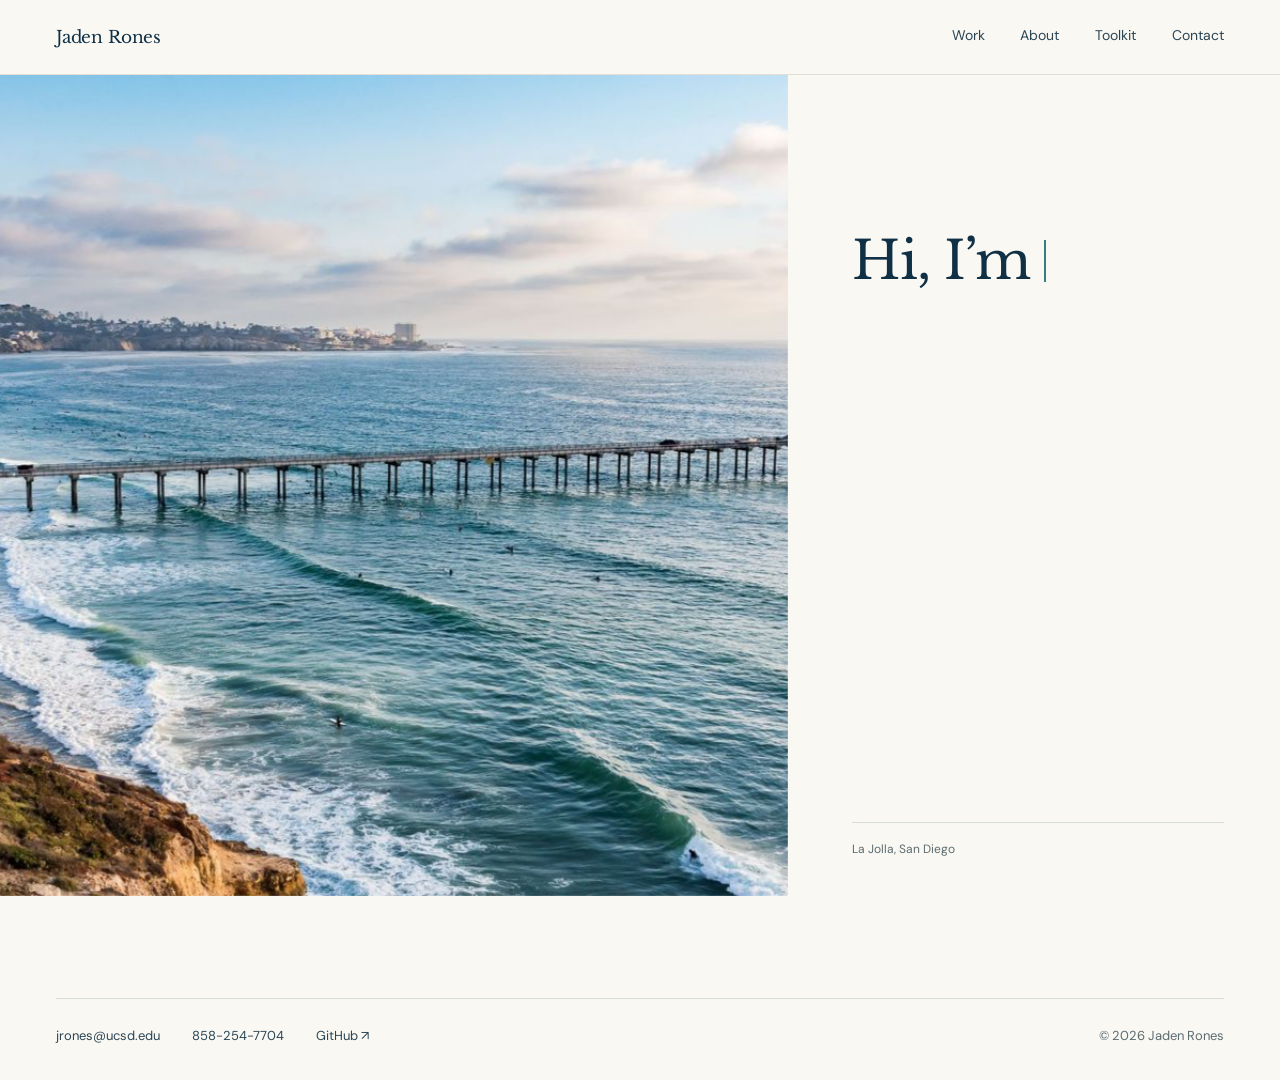
<file: index.html>
<!DOCTYPE html>
<html lang="en"><head><meta charset="utf-8"/><meta content="width=device-width,initial-scale=1" name="viewport"/><meta content="Jaden Rones. Product management, product marketing, and building at UC San Diego. Based in San Diego." name="description"/><title>Jaden Rones</title><link href="style.css" rel="stylesheet"/><link href="home.css" rel="stylesheet"/><script>document.documentElement.classList.add('js')</script></head>
<body class="home-coast hp">
<template id="__bundler_thumbnail" data-bg-color="#faf8f3"><svg viewBox="0 0 1200 800" xmlns="http://www.w3.org/2000/svg"><rect width="1200" height="800" fill="#faf8f3"/><text x="600" y="470" font-family="Georgia,serif" font-size="260" fill="#0f3045" text-anchor="middle">JR</text></svg></template>
<header class="hp-nav"><a class="hp-name" href="index.html">Jaden Rones</a><nav aria-label="Primary navigation"><a href="work.html">Work</a><a href="about.html">About</a><a href="toolkit.html">Toolkit</a><a href="#contact">Contact</a></nav></header>
<main>
<section class="hp-hero hc-hero">
  <figure class="hp-photo"><img alt="La Jolla coastline and Scripps Pier in San Diego" src="assets/la-jolla-pier.png"/></figure>
  <div class="hp-side">
    <div class="hp-intro">
      <h1 aria-label="Hi, I'm Jaden."><span aria-hidden="true"><span class="ch">H</span><span class="ch">i</span><span class="ch">,</span><span class="ch"> </span><span class="ch">I</span><span class="ch">’</span><span class="ch">m</span><span class="ch"> </span><span class="ch">J</span><span class="ch">a</span><span class="ch">d</span><span class="ch">e</span><span class="ch">n</span><span class="ch">.</span></span></h1>
      <div class="hp-after">
        <div class="hp-text">
          <p class="hp-lede">A product-minded builder who combines user empathy, technical curiosity, and a bias toward action.</p>
          <p>I’m a San Diego local and a Communication student at UC San Diego. I like understanding complicated problems and building things that make people’s lives easier, from advisor workflows at LPL Financial to a recruiting platform for campus clubs.</p>
          <p>This portfolio is a reflection of who I am. Inside, you’ll find the work I’ve done, the businesses I’ve helped build, and the story of how I got here.</p>
        </div>
        <a class="hp-cta" href="work.html">Explore my work <span aria-hidden="true">→</span></a>
      </div>
    </div>
    <p class="hp-caption"><span>La Jolla, San Diego</span></p>
  </div>
</section>
</main>
<footer class="hp-foot" id="contact"><div class="hp-foot-links"><a href="mailto:jrones@ucsd.edu">jrones@ucsd.edu</a><a href="tel:+18582547704">858-254-7704</a><a href="https://github.com/jadenrones2-blip" rel="noopener noreferrer" target="_blank">GitHub <span aria-hidden="true">↗</span></a></div><span>© 2026 Jaden Rones</span></footer>
<script src="home.js"></script>
<script src="motion.js"></script></body></html>
</file>
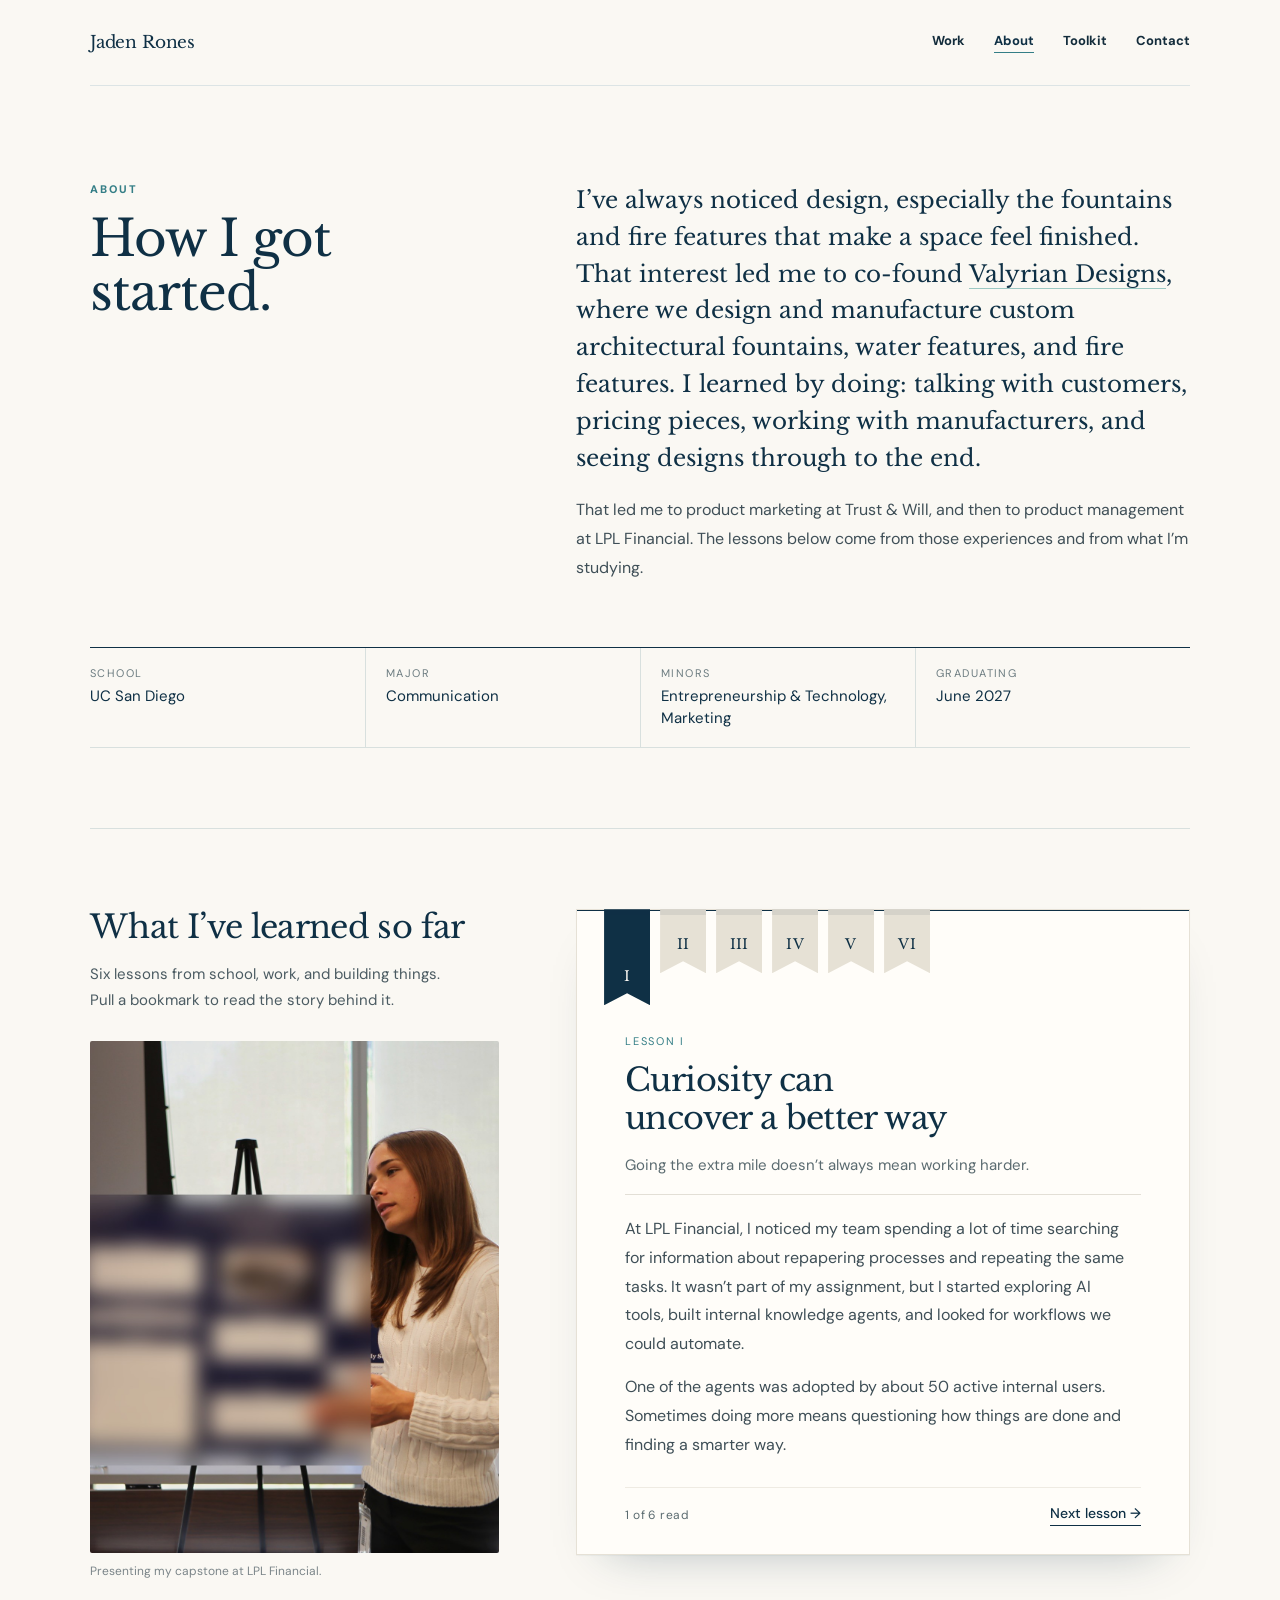
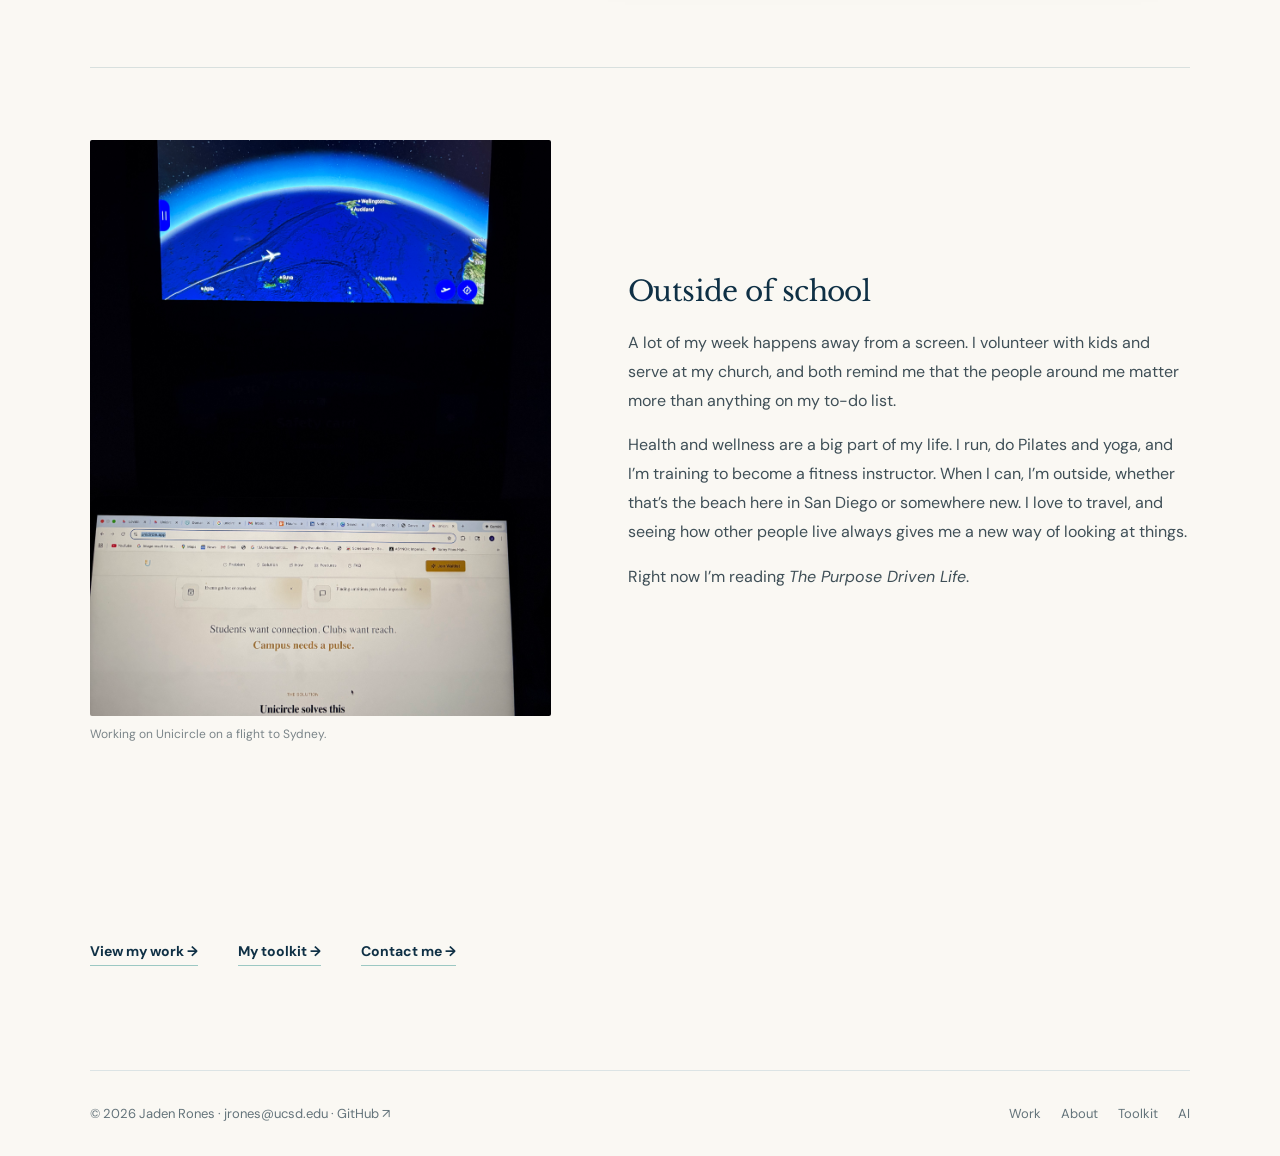
<file: about.html>
<!DOCTYPE html>

<html lang="en"><head><meta charset="utf-8"/><meta content="width=device-width,initial-scale=1" name="viewport"/><meta content="About Jaden Rones: how she got started, what she has learned so far, and life outside school." name="description"/><title>About · Jaden Rones</title><link href="style.css" rel="stylesheet"/><link href="home.css" rel="stylesheet"/></head><body class="about-v2"><div class="wrap"><nav class="nav" aria-label="Primary"><a class="logo" href="index.html">Jaden Rones</a><div class="links"><a href="work.html">Work</a><a href="about.html" aria-current="page">About</a><a href="toolkit.html">Toolkit</a><a href="index.html#contact">Contact</a></div></nav><main>
<section class="ab5-open">
  <div class="ab5-head">
    <div class="eyebrow">About</div>
    <h1>How I got started.</h1>
  </div>
  <div class="ab5-story">
    <p class="ab5-lede">I’ve always noticed design, especially the fountains and fire features that make a space feel finished. That interest led me to co-found <a href="valyrian.html">Valyrian Designs</a>, where we design and manufacture custom architectural fountains, water features, and fire features. I learned by doing: talking with customers, pricing pieces, working with manufacturers, and seeing designs through to the end.</p>
    <p>That led me to product marketing at Trust &amp; Will, and then to product management at LPL Financial. The lessons below come from those experiences and from what I’m studying.</p>
  </div>
  <dl class="ab5-facts">
    <div><dt>School</dt><dd>UC San Diego</dd></div>
    <div><dt>Major</dt><dd>Communication</dd></div>
    <div><dt>Minors</dt><dd>Entrepreneurship &amp; Technology, Marketing</dd></div>
    <div><dt>Graduating</dt><dd>June 2027</dd></div>
  </dl>
</section>

<section class="ab4-learn" aria-labelledby="learned">
  <div class="ab4-learn-head">
    <h2 id="learned">What I’ve learned so far</h2>
    <p>Six lessons from school, work, and building things. Pull a bookmark to read the story behind it.</p>
    <figure class="ab3-fig"><img alt="Jaden Rones presenting her capstone at LPL Financial" src="assets/lpl-presentation-safe.jpg"/><figcaption>Presenting my capstone at LPL Financial.</figcaption></figure>
  </div>
  <div class="bm" data-bm>
    <div class="bm-ribbons" role="tablist" aria-label="Lessons"><button role="tab" id="bm-t0" aria-controls="bm-p0" aria-selected="true"  class="bm-rib"><span class="bm-num">I</span><span class="bm-sr">Curiosity can uncover a better way</span></button><button role="tab" id="bm-t1" aria-controls="bm-p1" aria-selected="false" tabindex="-1" class="bm-rib"><span class="bm-num">II</span><span class="bm-sr">Understand the problem before building</span></button><button role="tab" id="bm-t2" aria-controls="bm-p2" aria-selected="false" tabindex="-1" class="bm-rib"><span class="bm-num">III</span><span class="bm-sr">Own the outcome, not just your part</span></button><button role="tab" id="bm-t3" aria-controls="bm-p3" aria-selected="false" tabindex="-1" class="bm-rib"><span class="bm-num">IV</span><span class="bm-sr">Listening is a product skill</span></button><button role="tab" id="bm-t4" aria-controls="bm-p4" aria-selected="false" tabindex="-1" class="bm-rib"><span class="bm-num">V</span><span class="bm-sr">Build, test, and change your mind</span></button><button role="tab" id="bm-t5" aria-controls="bm-p5" aria-selected="false" tabindex="-1" class="bm-rib"><span class="bm-num">VI</span><span class="bm-sr">My background can be an advantage</span></button></div>
    <div class="bm-page">
<div role="tabpanel" id="bm-p0" aria-labelledby="bm-t0" class="bm-panel"><span class="bm-eyebrow">Lesson I</span><h3>Curiosity can uncover a better way</h3><p class="bm-sub">Going the extra mile doesn’t always mean working harder.</p><div class="bm-body"><p>At LPL Financial, I noticed my team spending a lot of time searching for information about repapering processes and repeating the same tasks. It wasn’t part of my assignment, but I started exploring AI tools, built internal knowledge agents, and looked for workflows we could automate.</p><p>One of the agents was adopted by about 50 active internal users. Sometimes doing more means questioning how things are done and finding a smarter way.</p></div></div>
<div role="tabpanel" id="bm-p1" aria-labelledby="bm-t1" class="bm-panel" hidden><span class="bm-eyebrow">Lesson II</span><h3>Understand the problem before building</h3><p class="bm-sub">A solution is only as good as your understanding of the problem.</p><div class="bm-body"><p>My <a href="lpl.html">LPL capstone</a> was about improving repapering during the Commonwealth transition. I was given a broad goal without a clear roadmap. I couldn’t interview financial advisors directly, so I interviewed business transition partners and operations teams and reviewed past research.</p><p>That surfaced problems with workflow visibility and coordination, and I designed a high-fidelity dashboard prototype to address them. The proposal is projected to save about 200 hours a year.</p></div></div>
<div role="tabpanel" id="bm-p2" aria-labelledby="bm-t2" class="bm-panel" hidden><span class="bm-eyebrow">Lesson III</span><h3>Own the outcome, not just your part</h3><p class="bm-sub">Ownership means considering the whole process.</p><div class="bm-body"><p>At <a href="valyrian.html">Valyrian Designs</a>, bringing a product to market means balancing what the customer expects with what can be manufactured, what it costs, the margin, and the quality of the finished piece. A decision in one area changes the others.</p><p>Running a business with my dad taught me to look past my own task and think about how each choice affects the final result.</p></div></div>
<div role="tabpanel" id="bm-p3" aria-labelledby="bm-t3" class="bm-panel" hidden><span class="bm-eyebrow">Lesson IV</span><h3>Listening is a product skill</h3><p class="bm-sub">Communication is how you understand the people you’re building for.</p><div class="bm-body"><p>Studying Communication has taught me to notice how people see things differently, to communicate clearly, and to ask better questions. I use those skills in stakeholder interviews, product discovery, and when working across teams.</p><p>The same skills carry into community building, including co-founding <a href="women-in-tech.html">Women in Technology</a> at UC San Diego.</p></div></div>
<div role="tabpanel" id="bm-p4" aria-labelledby="bm-t4" class="bm-panel" hidden><span class="bm-eyebrow">Lesson V</span><h3>Build, test, and change your mind</h3><p class="bm-sub">Building something is only the beginning.</p><div class="bm-body"><p>I started <a href="unicircle.html">Unicircle</a> to help students discover campus organizations. Conversations with student leaders showed me that managing recruitment was a bigger problem, so I built an MVP, gathered feedback, and iterated.</p><p>At one point, 58 organizations had received applications but only 21 had reviewed candidates. That activation gap taught me to watch what people actually do and adjust my assumptions.</p></div></div>
<div role="tabpanel" id="bm-p5" aria-labelledby="bm-t5" class="bm-panel" hidden><span class="bm-eyebrow">Lesson VI</span><h3>My background can be an advantage</h3><p class="bm-sub">The most useful perspective isn’t always the most traditional one.</p><div class="bm-body"><p>I came to technology through Communication and entrepreneurship, not a traditional technical major. At <a href="trust-will.html">Trust &amp; Will</a>, I worked in product marketing, explaining complex estate-planning products clearly. At LPL, I moved into product management: discovery, technical prototyping, and execution.</p><p>Together, those experiences taught me to bring customer empathy, storytelling, business judgment, and technical curiosity to the same problem.</p></div></div>
      <div class="bm-foot"><span class="bm-count" aria-live="polite"></span><button type="button" class="bm-next">Next lesson →</button></div>
    </div>
  </div>
</section>

<section class="ab3-open ab3-outside" id="outside">
  <figure class="ab3-fig"><img alt="In-flight map from Los Angeles to Sydney above a laptop open to the Unicircle website" src="assets/outside-flight-unicircle.jpeg" style="aspect-ratio:4/5;object-position:50% 40%"/><figcaption>Working on Unicircle on a flight to Sydney.</figcaption></figure>
  <div class="ab3-text">
    <h2>Outside of school</h2>
    <p>A lot of my week happens away from a screen. I volunteer with kids and serve at my church, and both remind me that the people around me matter more than anything on my to-do list.</p>
    <p>Health and wellness are a big part of my life. I run, do Pilates and yoga, and I’m training to become a fitness instructor. When I can, I’m outside, whether that’s the beach here in San Diego or somewhere new. I love to travel, and seeing how other people live always gives me a new way of looking at things.</p>
    <p>Right now I’m reading <em>The Purpose Driven Life</em>.</p>
  </div>
</section>

<section class="ab3-words">
  <details>
    <summary>A few kind words <span aria-hidden="true">+</span></summary>
    <div class="ab3-quotes">
      <figure><blockquote>“That balance of tactical execution and big-picture thinking is rare.”</blockquote><figcaption>Katie (Anderson) Smith · Trust &amp; Will · Direct manager, August 2025</figcaption></figure>
      <figure><blockquote>“You took every challenge and opportunity given and handled all with so much grace and professionalism.”</blockquote><figcaption>Ana Reyes · LPL Financial</figcaption></figure>
    </div>
  </details>
</section>

<nav class="ab3-next" aria-label="Continue exploring"><a href="work.html">View my work →</a><a href="toolkit.html">My toolkit →</a><a href="index.html#contact">Contact me →</a></nav>
</main><footer class="foot"><span>© 2026 Jaden Rones · <a href="mailto:jrones@ucsd.edu">jrones@ucsd.edu</a> · <a href="https://github.com/jadenrones2-blip" rel="noopener noreferrer" target="_blank">GitHub ↗</a></span><span class="foot-links"><a href="work.html">Work</a><a href="about.html">About</a><a href="toolkit.html">Toolkit</a><a href="ai.html">AI</a></span></footer></div><script src="lessons.js"></script><script src="motion.js"></script></body></html>
</file>
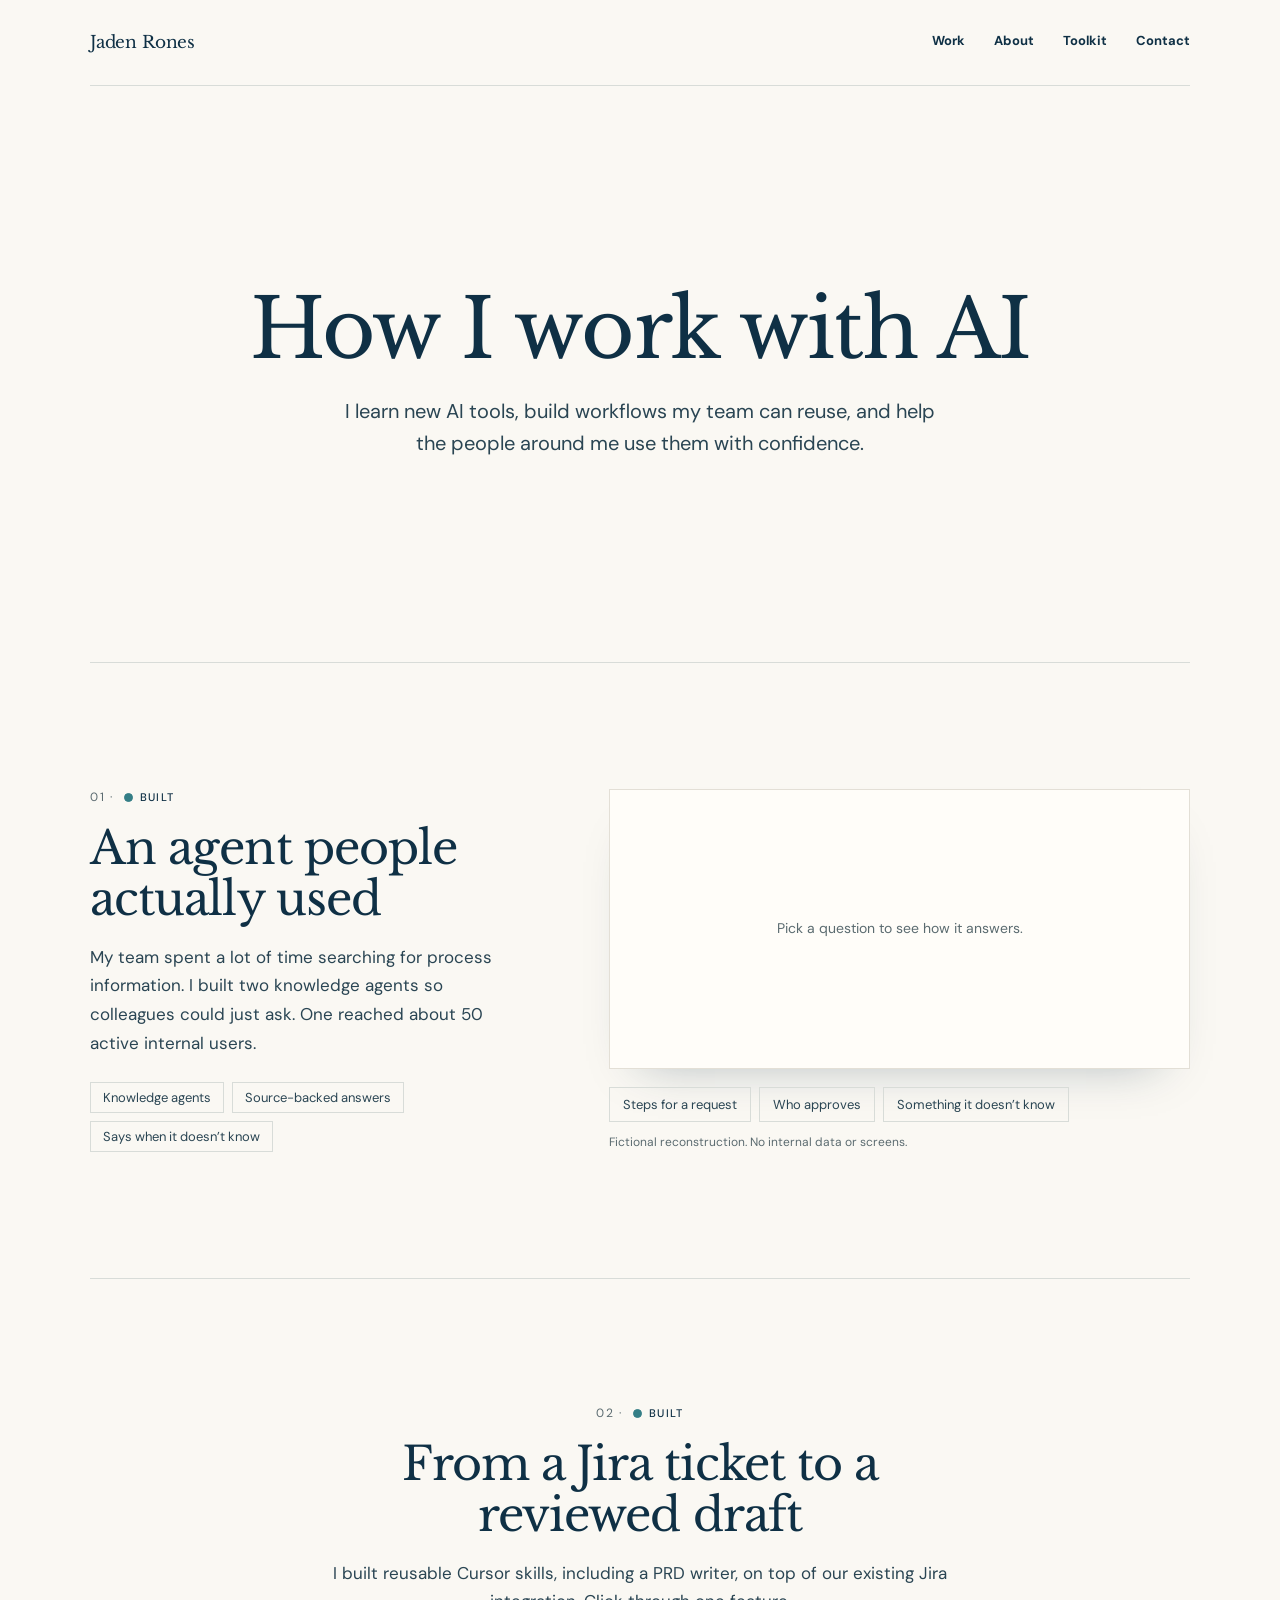
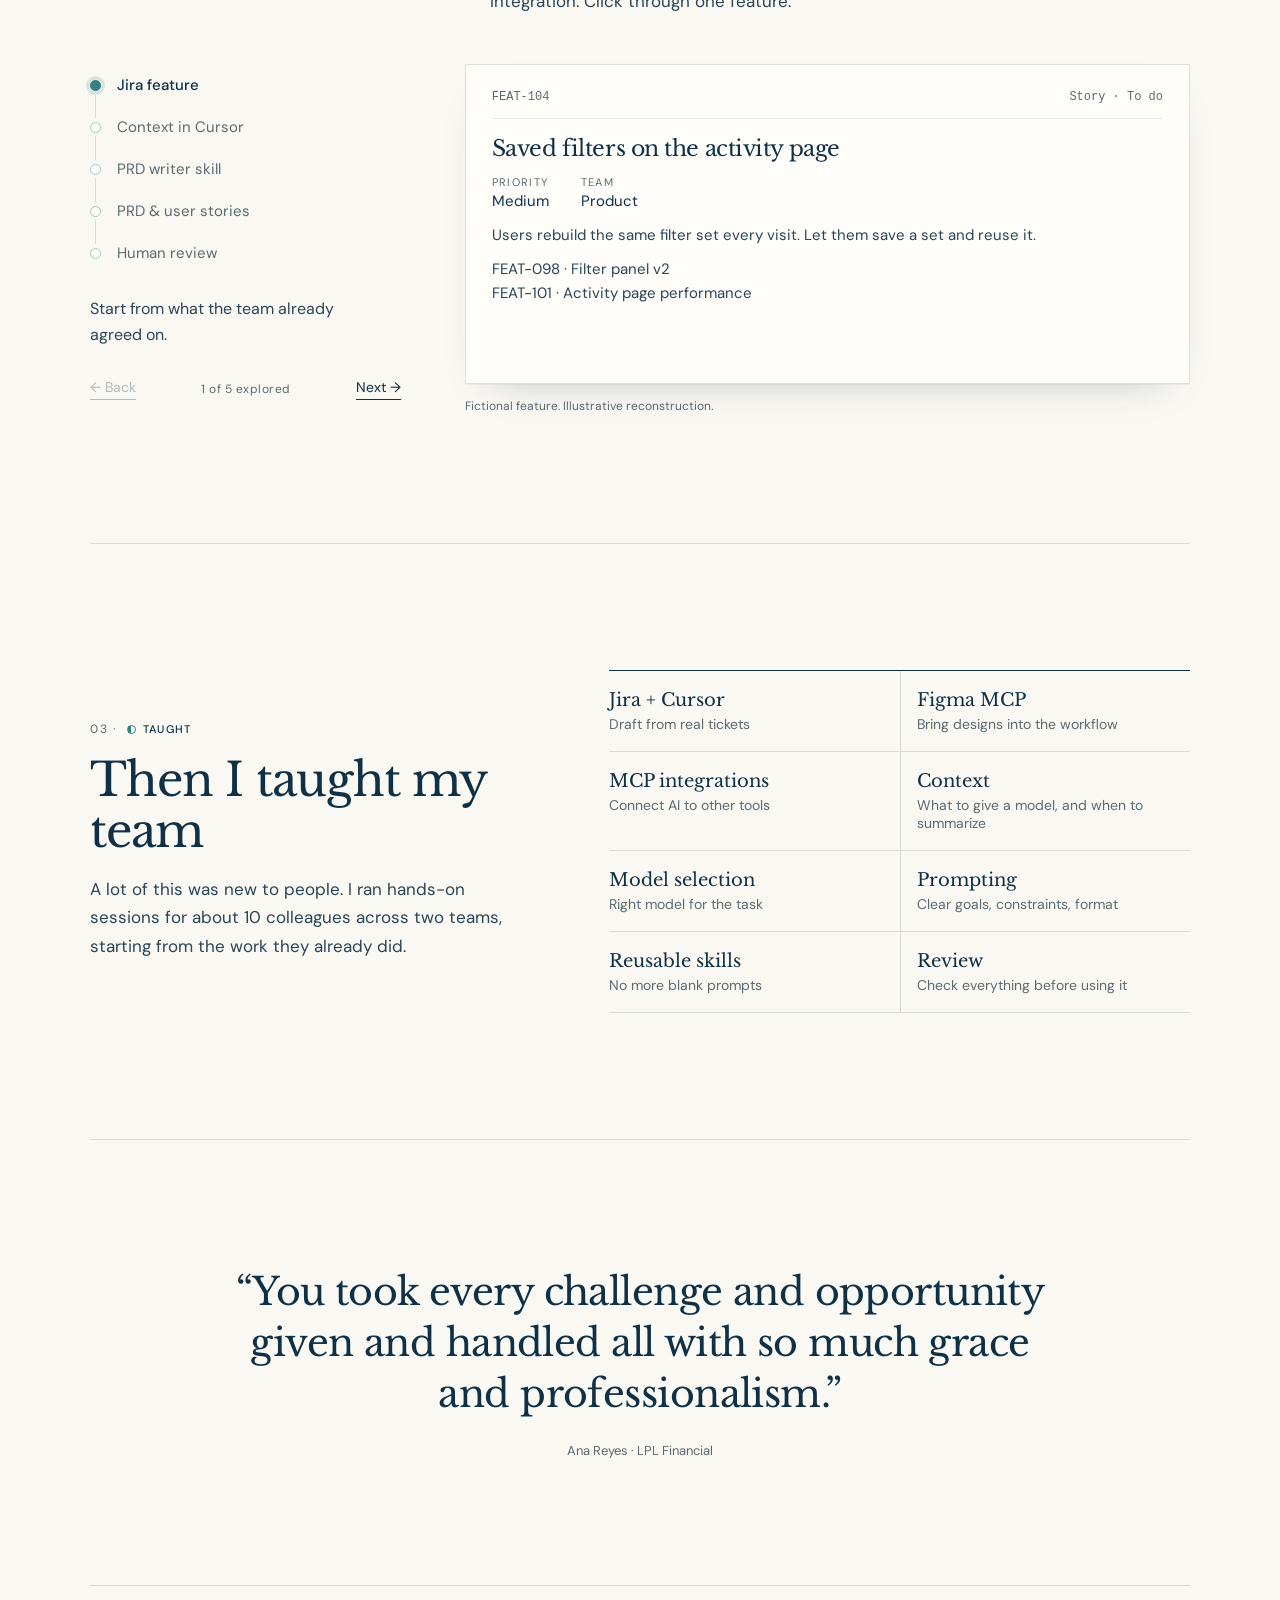
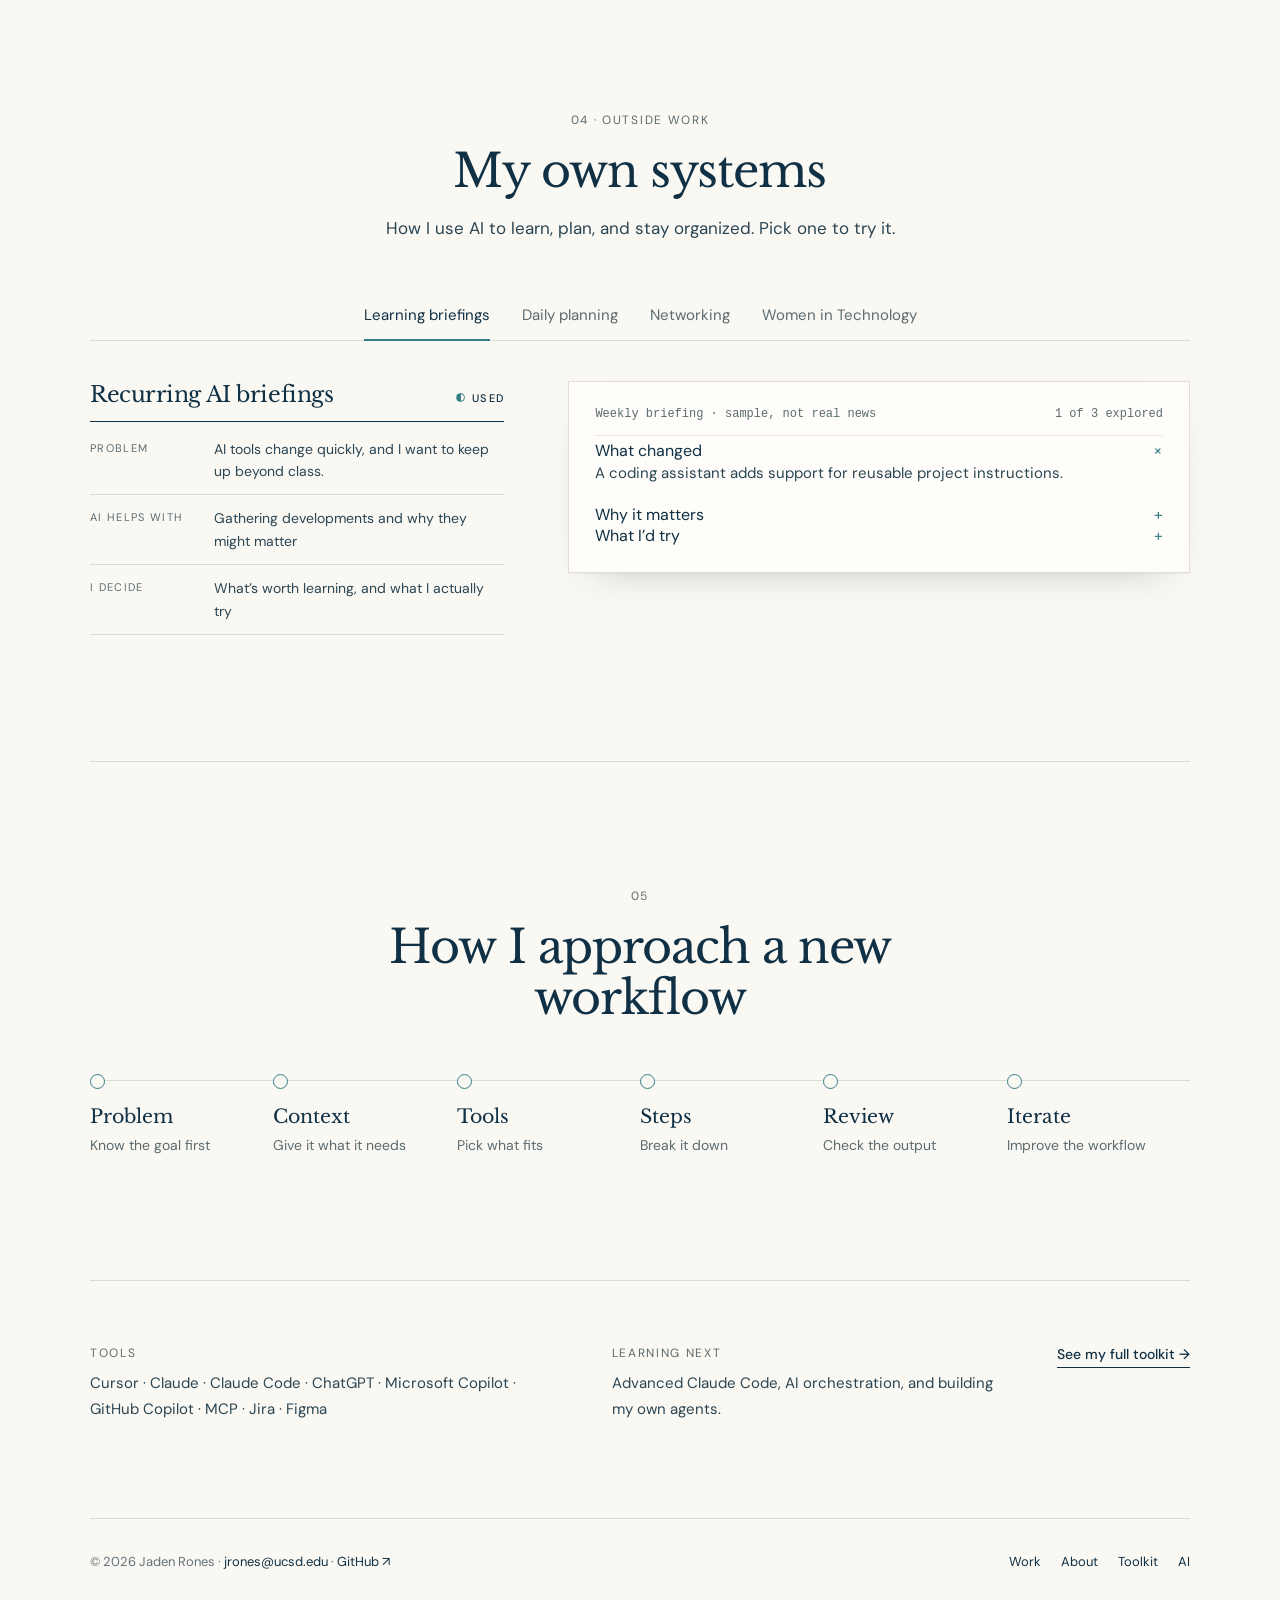
<file: ai.html>
<!DOCTYPE html>
<html lang="en"><head><meta charset="utf-8"/><meta content="width=device-width,initial-scale=1" name="viewport"/><meta content="How Jaden Rones builds AI workflows, ships internal tools, and teaches teams to use AI." name="description"/><title>How I Work With AI · Jaden Rones</title><link href="style.css" rel="stylesheet"/><link href="ai.css" rel="stylesheet"/><script>document.documentElement.classList.add('js')</script></head>
<body class="ai"><div class="wrap"><nav class="nav" aria-label="Primary"><a class="logo" href="index.html">Jaden Rones</a><div class="links"><a href="work.html">Work</a><a href="about.html">About</a><a href="toolkit.html">Toolkit</a><a href="index.html#contact">Contact</a></div></nav>
<main>

<header class="av-hero">
  <h1 data-rv>How I work with AI</h1>
  <p data-rv>I learn new AI tools, build workflows my team can reuse, and help the people around me use them with confidence.</p>
</header>

<section class="av-ch" aria-labelledby="ch1">
  <div class="av-copy" data-rv>
    <span class="av-num">01 · <span class="ai-s ai-s-built">Built</span></span>
    <h2 id="ch1">An agent people actually used</h2>
    <p>My team spent a lot of time searching for process information. I built two knowledge agents so colleagues could just ask. One reached about 50 active internal users.</p>
    <ul class="av-keys"><li>Knowledge agents</li><li>Source-backed answers</li><li>Says when it doesn’t know</li></ul>
  </div>
  <div class="av-art" data-rv>
    <article class="spec" data-stepper data-count="4">
      <div class="chat" aria-live="polite">
        <p class="chat-empty" data-show="0">Pick a question to see how it answers.</p>
        <div data-show="1"><p class="q">Where are the steps for a document update request?</p><div class="a"><p>They’re in the process guide, section 3. Confirm which form applies, collect signatures, then submit through the request queue.</p><span class="src">Source · Process guide, section 3</span></div></div>
        <div data-show="2"><p class="q">Who approves an exception?</p><div class="a"><p>Exceptions go to the operations lead. This page was updated recently, so confirm with your manager.</p><span class="src">Source · Policy page, recently updated</span></div></div>
        <div data-show="3"><p class="q">When is next quarter’s project due?</p><div class="a"><p>I couldn’t find that in the sources I can use. Your team lead would know.</p><span class="src">No source found</span></div></div>
      </div>
      <div class="qs" role="group" aria-label="Sample questions"><button type="button" data-go="1">Steps for a request</button><button type="button" data-go="2">Who approves</button><button type="button" data-go="3">Something it doesn’t know</button></div>
    </article>
    <p class="av-fine">Fictional reconstruction. No internal data or screens.</p>
  </div>
</section>

<section class="av-ch av-ch-wide" aria-labelledby="ch2">
  <div class="av-copy av-copy-c" data-rv>
    <span class="av-num">02 · <span class="ai-s ai-s-built">Built</span></span>
    <h2 id="ch2">From a Jira ticket to a reviewed draft</h2>
    <p>I built reusable Cursor skills, including a PRD writer, on top of our existing Jira integration. Click through one feature.</p>
  </div>
  <div class="jd av-jd" data-stepper data-rv>
    <div class="jd-rail">
      <ol class="nodes">
        <li><button type="button" data-go="0"><span class="dot" aria-hidden="true"></span>Jira feature</button></li>
        <li><button type="button" data-go="1"><span class="dot" aria-hidden="true"></span>Context in Cursor</button></li>
        <li><button type="button" data-go="2"><span class="dot" aria-hidden="true"></span>PRD writer skill</button></li>
        <li><button type="button" data-go="3"><span class="dot" aria-hidden="true"></span>PRD &amp; user stories</button></li>
        <li><button type="button" data-go="4"><span class="dot" aria-hidden="true"></span>Human review</button></li>
      </ol>
      <div class="jd-copy av-jd-copy" aria-live="polite">
        <p data-show="0">Start from what the team already agreed on.</p>
        <p data-show="1">Read the ticket, linked stories, and docs together.</p>
        <p data-show="2">Saved instructions, so every draft has the same structure.</p>
        <p data-show="3">Something concrete for engineers to react to.</p>
        <p data-show="4">I check scope, edge cases, and anything sensitive. Try it.</p>
      </div>
      <div class="ctrl"><button type="button" class="btn-t" data-prev>← Back</button><span class="ctrl-p" data-progress></span><button type="button" class="btn-t" data-next>Next →</button></div>
    </div>
    <div class="jd-stage">
      <article class="sheet" data-show="0">
        <div class="sheet-meta"><span>FEAT-104</span><span>Story · To do</span></div>
        <h3>Saved filters on the activity page</h3>
        <dl class="kv"><div><dt>Priority</dt><dd>Medium</dd></div><div><dt>Team</dt><dd>Product</dd></div></dl>
        <p>Users rebuild the same filter set every visit. Let them save a set and reuse it.</p>
        <ul class="plain"><li>FEAT-098 · Filter panel v2</li><li>FEAT-101 · Activity page performance</li></ul>
      </article>
      <article class="sheet" data-show="1">
        <div class="sheet-meta"><span>Cursor</span><span>Context loaded</span></div>
        <ul class="ticks ai-reveal"><li>Ticket and comments</li><li>Two linked stories</li><li>Design note: filter panel v2</li><li>Team PRD template</li></ul>
      </article>
      <article class="sheet sheet-code" data-show="2">
        <div class="sheet-meta"><span>skills / prd-writer</span><span>Reusable</span></div>
<pre>sections  Problem · Users · Scope ·
          Requirements · Open questions
rules     Use only the context provided
          Flag anything uncertain
          Keep requirements testable</pre>
      </article>
      <article class="sheet" data-show="3">
        <div class="sheet-meta"><span>Draft PRD</span><span>Needs review</span></div>
        <div class="ai-reveal">
          <div><h4>Problem</h4><p>Users rebuild the same filters each visit.</p></div>
          <div><h4>User story</h4><p>As a user, I want to save a filter set so I can return to the same view quickly.</p></div>
          <div><h4>Open question</h4><p>Is there a limit on saved filters per user?</p></div>
        </div>
      </article>
      <article class="sheet" data-show="4" data-checklist data-done-text="Approved after edits">
        <div class="sheet-meta"><span>Review</span><span class="chk-status" data-check-status></span></div>
        <fieldset class="checks"><legend class="sr">Review checklist</legend>
          <label><input type="checkbox"/> Scope matches the ticket</label>
          <label><input type="checkbox"/> Edge cases confirmed with design</label>
          <label><input type="checkbox"/> Nothing internal or sensitive</label>
        </fieldset>
      </article>
      <p class="av-fine">Fictional feature. Illustrative reconstruction.</p>
    </div>
  </div>
</section>

<section class="av-ch" aria-labelledby="ch3">
  <div class="av-copy" data-rv>
    <span class="av-num">03 · <span class="ai-s ai-s-used">Taught</span></span>
    <h2 id="ch3">Then I taught my team</h2>
    <p>A lot of this was new to people. I ran hands-on sessions for about 10 colleagues across two teams, starting from the work they already did.</p>
  </div>
  <ul class="av-topics" data-rv>
    <li><b>Jira + Cursor</b><span>Draft from real tickets</span></li>
    <li><b>Figma MCP</b><span>Bring designs into the workflow</span></li>
    <li><b>MCP integrations</b><span>Connect AI to other tools</span></li>
    <li><b>Context</b><span>What to give a model, and when to summarize</span></li>
    <li><b>Model selection</b><span>Right model for the task</span></li>
    <li><b>Prompting</b><span>Clear goals, constraints, format</span></li>
    <li><b>Reusable skills</b><span>No more blank prompts</span></li>
    <li><b>Review</b><span>Check everything before using it</span></li>
  </ul>
</section>

<figure class="av-quote" data-rv>
  <blockquote>“You took every challenge and opportunity given and handled all with so much grace and professionalism.”</blockquote>
  <figcaption>Ana Reyes · LPL Financial</figcaption>
</figure>

<section class="av-ch av-ch-wide" aria-labelledby="ch4">
  <div class="av-copy av-copy-c" data-rv>
    <span class="av-num">04 · Outside work</span>
    <h2 id="ch4">My own systems</h2>
    <p>How I use AI to learn, plan, and stay organized. Pick one to try it.</p>
  </div>
  <div class="ai-explorer av-sys" data-tabs data-rv>
    <div class="ai-tabs" role="tablist" aria-label="Personal and Women in Technology workflows">
      <button role="tab" id="t1" aria-controls="tp1" aria-selected="true">Learning briefings</button>
      <button role="tab" id="t2" aria-controls="tp2" aria-selected="false" tabindex="-1">Daily planning</button>
      <button role="tab" id="t3" aria-controls="tp3" aria-selected="false" tabindex="-1">Networking</button>
      <button role="tab" id="t4" aria-controls="tp4" aria-selected="false" tabindex="-1">Women in Technology</button>
    </div>

    <div class="sys" role="tabpanel" id="tp1" aria-labelledby="t1">
      <div class="sys-l">
        <div class="ai-case-top"><h3>Recurring AI briefings</h3><span class="ai-s ai-s-used">Used</span></div>
        <dl class="facts">
          <div><dt>Problem</dt><dd>AI tools change quickly, and I want to keep up beyond class.</dd></div>
          <div><dt>AI helps with</dt><dd>Gathering developments and why they might matter</dd></div>
          <div><dt>I decide</dt><dd>What’s worth learning, and what I actually try</dd></div>
        </dl>
      </div>
      <div class="sheet brief" data-stepper>
        <div class="sheet-meta"><span>Weekly briefing · sample, not real news</span><span data-progress></span></div>
        <button type="button" class="brief-h" data-go="0">What changed</button>
        <p data-show="0">A coding assistant adds support for reusable project instructions.</p>
        <button type="button" class="brief-h" data-go="1">Why it matters</button>
        <p data-show="1">Product teams could keep documentation standards in one place instead of in each prompt.</p>
        <button type="button" class="brief-h" data-go="2">What I’d try</button>
        <p data-show="2">Rebuild my PRD skill in the new format and compare the drafts side by side.</p>
      </div>
    </div>

    <div class="sys" role="tabpanel" id="tp2" aria-labelledby="t2" hidden>
      <div class="sys-l">
        <div class="ai-case-top"><h3>Planning across commitments</h3><span class="ai-s ai-s-used">Used</span></div>
        <dl class="facts">
          <div><dt>Problem</dt><dd>Classes, Women in Technology, projects, applications, and personal goals share one week.</dd></div>
          <div><dt>AI helps with</dt><dd>Grouping tasks, suggesting an order, flagging conflicts</dd></div>
          <div><dt>I decide</dt><dd>What matters most, and how I spend my time</dd></div>
        </dl>
      </div>
      <div class="sheet plan" id="plan" data-stepper>
        <div class="sheet-meta"><span>Sample day</span><span><span data-show="0">Unsorted</span><span data-show="1">Proposed plan · I adjust it</span></span></div>
        <ul class="pl-pool" data-show="0">
          <li class="pl-task" data-flip-item data-i="0" data-slot="am" data-order="1"><span>Finish problem set</span><small>Class · due 5pm</small></li>
          <li class="pl-task" data-flip-item data-i="1" data-slot="eve" data-order="5" data-flag><span>Club meeting</span><small>WiT · 6pm</small></li>
          <li class="pl-task" data-flip-item data-i="2" data-slot="pm" data-order="3"><span>Send one job application</span><small>Career</small></li>
          <li class="pl-task" data-flip-item data-i="3" data-slot="am" data-order="0"><span>Run</span><small>Personal · before class</small></li>
          <li class="pl-task" data-flip-item data-i="4" data-slot="pm" data-order="4"><span>Reply to mentor</span><small>Networking</small></li>
          <li class="pl-task" data-flip-item data-i="5" data-slot="am" data-order="2"><span>Confirm Thursday speaker</span><small>WiT · time-sensitive</small></li>
          <li class="pl-task" data-flip-item data-i="6" data-slot="eve" data-order="6" data-flag><span>Office hours</span><small>Class · 6pm</small></li>
        </ul>
        <div class="pl-slots" data-show="1">
          <div><h4>Morning</h4><ul data-slot-list="am"></ul></div>
          <div><h4>Afternoon</h4><ul data-slot-list="pm"></ul></div>
          <div><h4>Evening</h4><ul data-slot-list="eve"></ul></div>
        </div>
        <p class="pl-flag" data-show="1">Club meeting and office hours are both at 6pm. Move one.</p>
        <div class="ctrl"><button type="button" class="btn-t" data-go="0" data-show="1">← Unsorted</button><button type="button" class="btn-t" data-go="1" data-show="0">Organize the day →</button></div>
      </div>
    </div>

    <div class="sys" role="tabpanel" id="tp3" aria-labelledby="t3" hidden>
      <div class="sys-l">
        <div class="ai-case-top"><h3>Networking research</h3><span class="ai-s ai-s-used">Used</span></div>
        <dl class="facts">
          <div><dt>Problem</dt><dd>Good outreach takes research, and it’s easy to lose track of conversations.</dd></div>
          <div><dt>AI helps with</dt><dd>Research, preparation, and keeping context</dd></div>
          <div><dt>I decide</dt><dd>Who to contact and exactly what I send. Nothing goes out automatically.</dd></div>
        </dl>
      </div>
      <div class="net" data-stepper>
        <ol class="pipe">
          <li><button type="button" data-go="0"><span class="dot" aria-hidden="true"></span>Identify</button></li>
          <li><button type="button" data-go="1"><span class="dot" aria-hidden="true"></span>Research</button></li>
          <li><button type="button" data-go="2"><span class="dot" aria-hidden="true"></span>Common ground</button></li>
          <li><button type="button" data-go="3"><span class="dot" aria-hidden="true"></span>Draft note</button></li>
          <li><button type="button" data-go="4"><span class="dot" aria-hidden="true"></span>Follow up</button></li>
        </ol>
        <div class="sheet" aria-live="polite">
          <div class="sheet-meta"><span>Contact record · fictional</span><span data-progress></span></div>
          <div class="rec"><span class="rec-av" aria-hidden="true">AM</span><div><strong>Alex M.</strong><small>Product manager, developer-tools company</small></div></div>
          <dl class="kv kv-stack">
            <div data-show="1 2 3 4" class="in"><dt>Background</dt><dd>Started in product marketing. Writes about onboarding.</dd></div>
            <div data-show="2 3 4" class="in"><dt>Common ground</dt><dd>We both moved from marketing into product.</dd></div>
            <div data-show="3 4" class="in"><dt>Draft</dt><dd class="note">“Hi Alex, I read your post on onboarding. I’m also moving from marketing into product and would love to hear how you made the switch.”</dd></div>
            <div data-show="4" class="in"><dt>Status</dt><dd>Sent by me · follow up in two weeks</dd></div>
          </dl>
          <p class="who" data-show="0 1 2">AI helps me research. I choose who to reach out to.</p>
          <p class="who" data-show="3 4">I rewrite the draft in my own words before sending.</p>
        </div>
        <div class="ctrl"><button type="button" class="btn-t" data-prev>← Back</button><button type="button" class="btn-t" data-next>Next →</button></div>
      </div>
    </div>

    <div class="sys" role="tabpanel" id="tp4" aria-labelledby="t4" hidden>
      <div class="sys-l">
        <div class="ai-case-top"><h3>AI-assisted club operations</h3><span class="ai-s ai-s-exp">Exploring</span></div>
        <dl class="facts">
          <div><dt>Problem</dt><dd>Running <a href="women-in-tech.html">Women in Technology</a> means coordinating speakers, events, and partners, and messages get buried.</dd></div>
          <div><dt>AI helps with</dt><dd>Sorting updates, drafting replies, keeping context</dd></div>
          <div><dt>I decide</dt><dd>What’s a priority, and every message before it’s sent</dd></div>
        </dl>
      </div>
      <div class="wit" data-stepper>
        <ol class="pipe">
          <li><button type="button" data-go="0"><span class="dot" aria-hidden="true"></span>Messages</button></li>
          <li><button type="button" data-go="1"><span class="dot" aria-hidden="true"></span>Triage</button></li>
          <li><button type="button" data-go="2"><span class="dot" aria-hidden="true"></span>Drafts &amp; tasks</button></li>
          <li><button type="button" data-go="3"><span class="dot" aria-hidden="true"></span>Outreach</button></li>
          <li><button type="button" data-go="4"><span class="dot" aria-hidden="true"></span>Review</button></li>
        </ol>
        <div class="sheet" aria-live="polite">
          <div class="sheet-meta"><span>Concept in development · fictional messages</span><span data-progress></span></div>
          <ul class="msgs" data-show="0 1">
            <li class="msg" data-flip-item style="--p:3"><span class="msg-av" aria-hidden="true">S</span><div><small>#general · Sam</small><p>Great turnout last night, thanks everyone.</p></div><em class="pri pri-low" data-show="1">FYI</em></li>
            <li class="msg" data-flip-item style="--p:0"><span class="msg-av" aria-hidden="true">M</span><div><small>#speakers · Maya</small><p>Speaker for Thursday needs room details by tomorrow.</p></div><em class="pri pri-hi" data-show="1">Deadline</em></li>
            <li class="msg" data-flip-item style="--p:2"><span class="msg-av" aria-hidden="true">D</span><div><small>#events · Dana</small><p>Should we move the workshop to the larger room?</p></div><em class="pri" data-show="1">Decision</em></li>
            <li class="msg" data-flip-item style="--p:1"><span class="msg-av" aria-hidden="true">P</span><div><small>#partners · Priya</small><p>Partner company replied, wants a call next week.</p></div><em class="pri pri-hi" data-show="1">Action</em></li>
          </ul>
          <div class="wit-draft" data-show="2">
            <h4>Draft reply to Maya</h4>
            <p class="note">“Thanks for the heads up. I’ll send the room and parking details to the speaker today.”</p>
            <h4>Action items</h4>
            <ul class="ticks"><li>Send room details · today</li><li>Schedule partner call · this week</li><li>Decide on workshop room · board vote</li></ul>
          </div>
          <table class="trk" data-show="3">
            <caption class="sr">Outreach tracker</caption>
            <thead><tr><th scope="col">Contact</th><th scope="col">Status</th><th scope="col">Next</th></tr></thead>
            <tbody><tr><td>Speaker A</td><td>Confirmed</td><td>Send logistics</td></tr><tr><td>Partner B</td><td>Awaiting reply</td><td>Follow up Friday</td></tr><tr><td>Speaker C</td><td>Researching</td><td>Draft intro</td></tr></tbody>
          </table>
          <div data-show="4" data-checklist data-done-text="Ready for me to send">
            <fieldset class="checks"><legend class="sr">Review checklist</legend>
              <label><input type="checkbox"/> Priorities look right</label>
              <label><input type="checkbox"/> Reply sounds like me</label>
              <label><input type="checkbox"/> No private details shared</label>
            </fieldset>
            <p class="chk-status" data-check-status></p>
          </div>
        </div>
        <div class="ctrl"><button type="button" class="btn-t" data-prev>← Back</button><button type="button" class="btn-t" data-next>Next →</button></div>
      </div>
    </div>
  </div>
</section>

<section class="av-ch av-ch-wide" aria-labelledby="ch5">
  <div class="av-copy av-copy-c" data-rv>
    <span class="av-num">05</span>
    <h2 id="ch5">How I approach a new workflow</h2>
  </div>
  <ol class="av-steps" data-rv>
    <li><b>Problem</b><span>Know the goal first</span></li>
    <li><b>Context</b><span>Give it what it needs</span></li>
    <li><b>Tools</b><span>Pick what fits</span></li>
    <li><b>Steps</b><span>Break it down</span></li>
    <li><b>Review</b><span>Check the output</span></li>
    <li><b>Iterate</b><span>Improve the workflow</span></li>
  </ol>
</section>

<section class="av-end" aria-label="Tools and what’s next" data-rv>
  <div><span class="av-num">Tools</span><p>Cursor · Claude · Claude Code · ChatGPT · Microsoft Copilot · GitHub Copilot · MCP · Jira · Figma</p></div>
  <div><span class="av-num">Learning next</span><p>Advanced Claude Code, AI orchestration, and building my own agents.</p></div>
  <a class="ai-link" href="toolkit.html">See my full toolkit →</a>
</section>

</main>
<footer class="foot"><span>© 2026 Jaden Rones · <a href="mailto:jrones@ucsd.edu">jrones@ucsd.edu</a> · <a href="https://github.com/jadenrones2-blip" rel="noopener noreferrer" target="_blank">GitHub ↗</a></span><span class="foot-links"><a href="work.html">Work</a><a href="about.html">About</a><a href="toolkit.html">Toolkit</a><a href="ai.html">AI</a></span></footer>
</div>
<script src="ai.js"></script>
<script src="motion.js"></script></body></html>
</file>
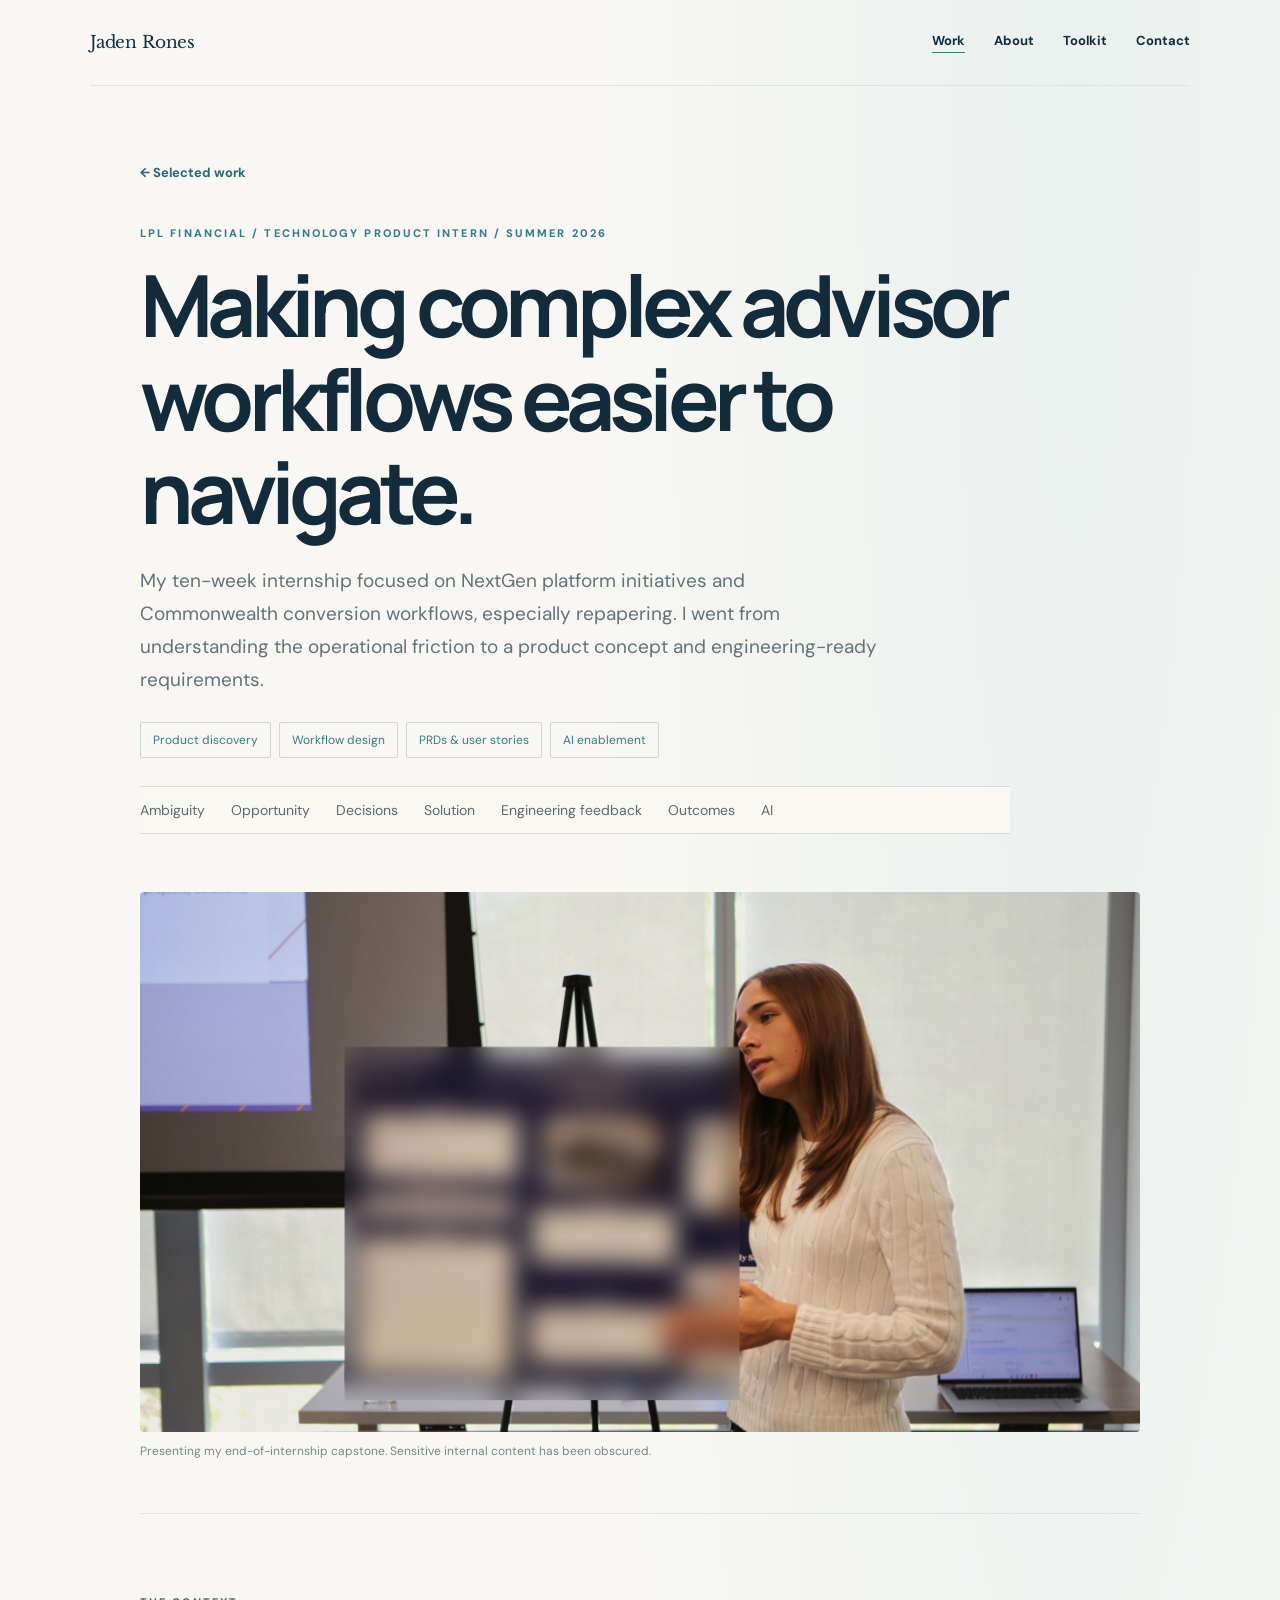
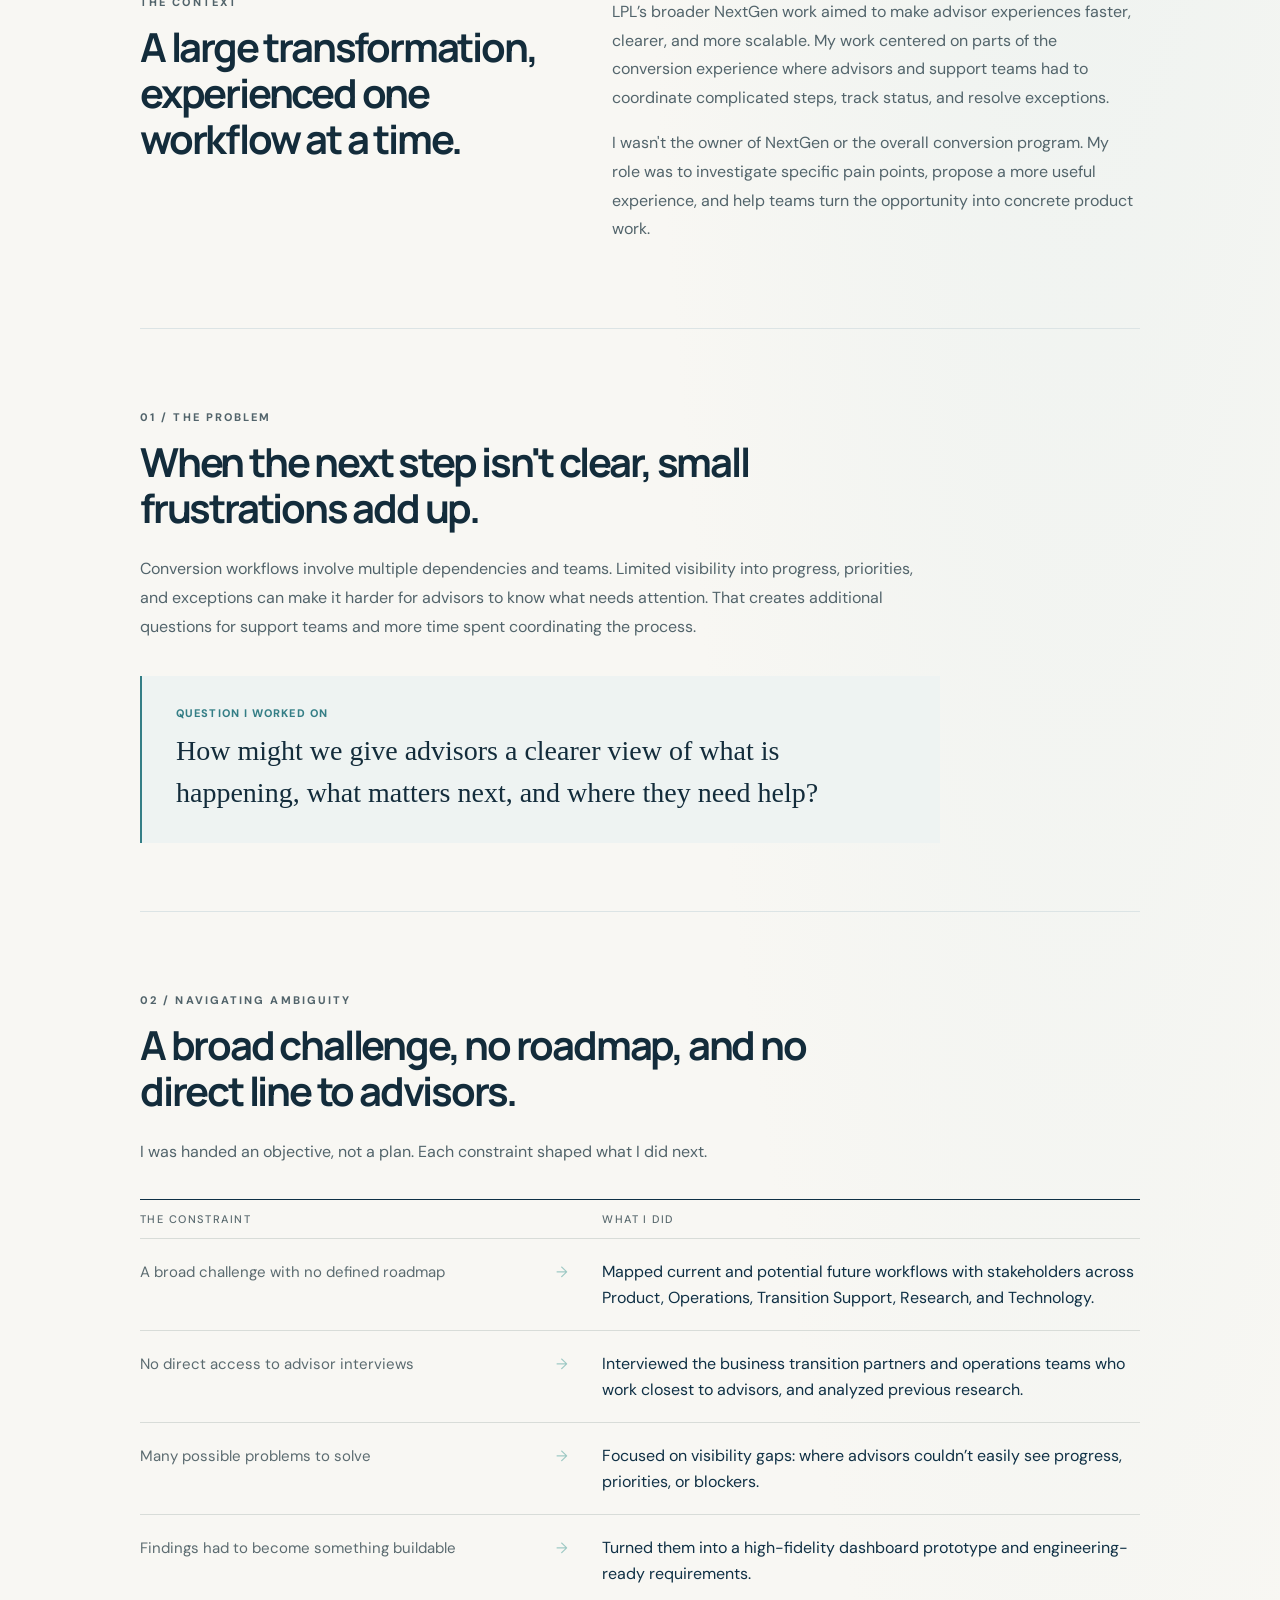
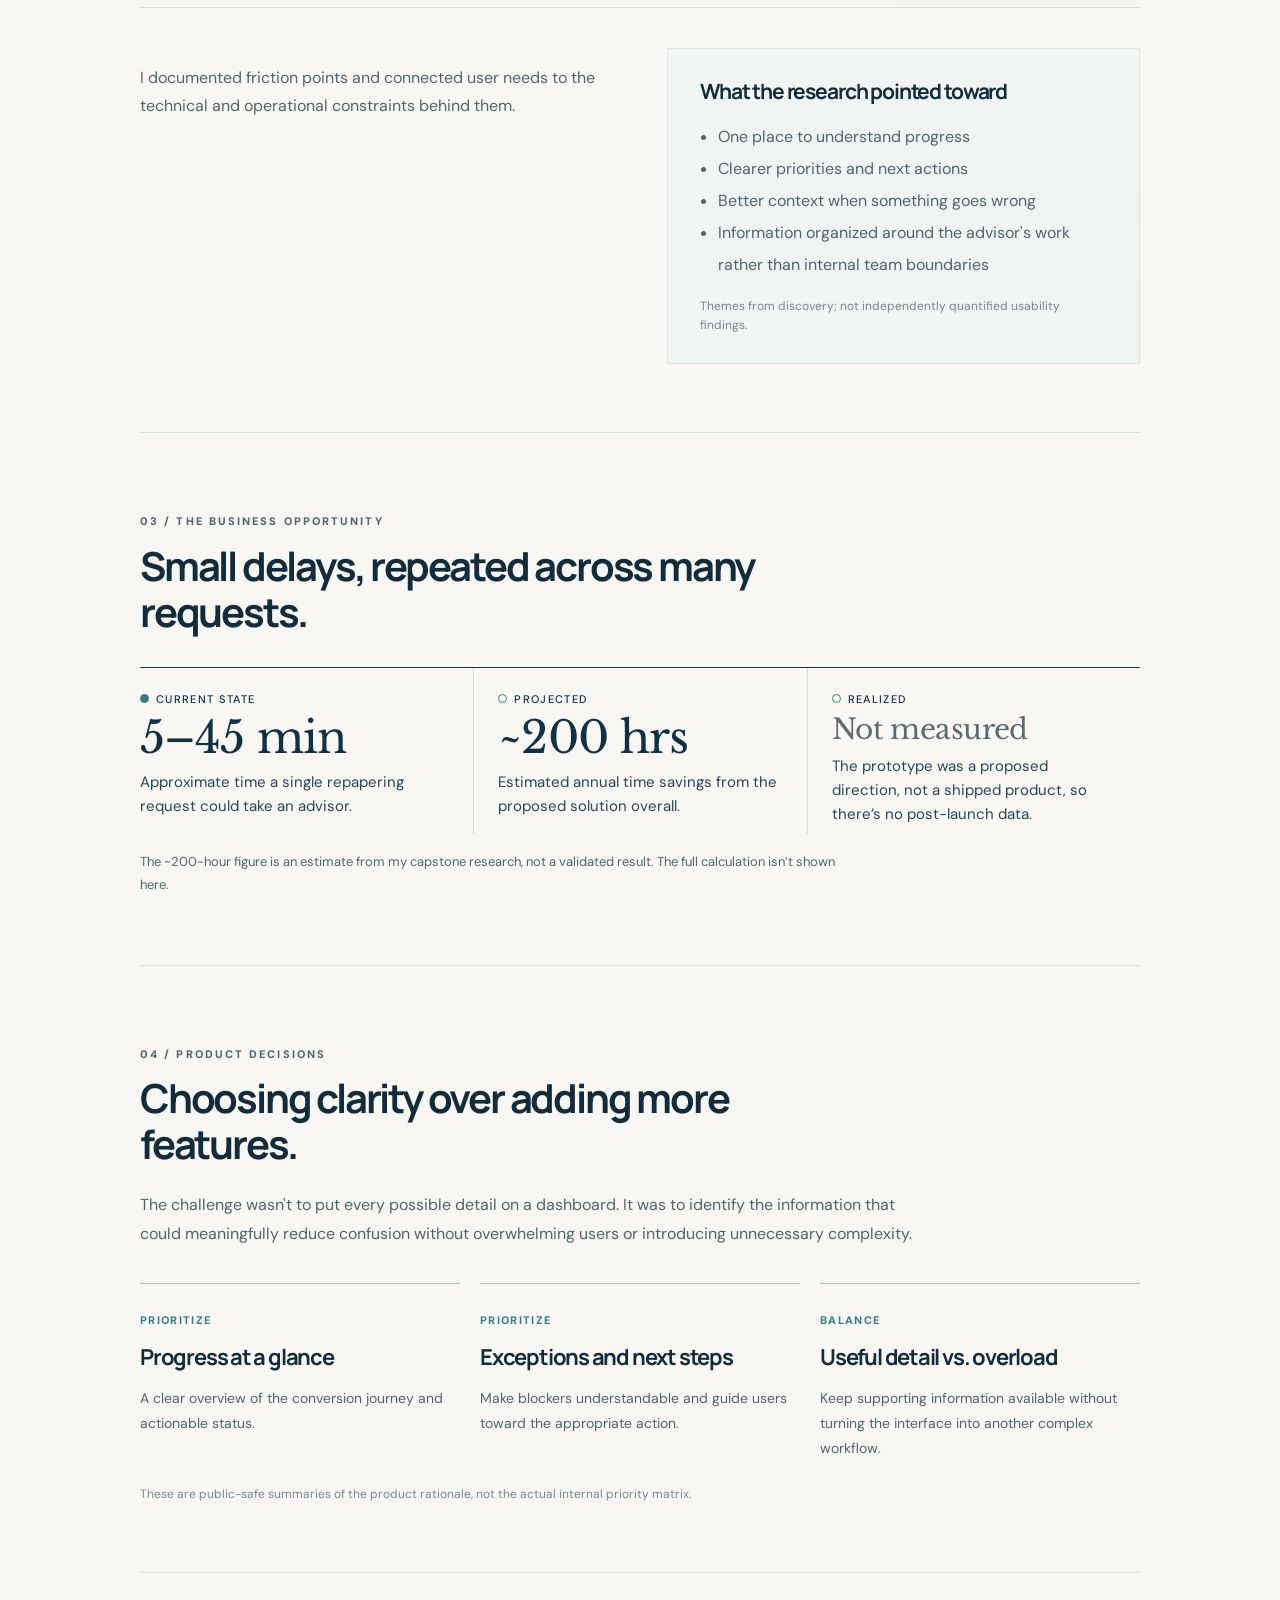
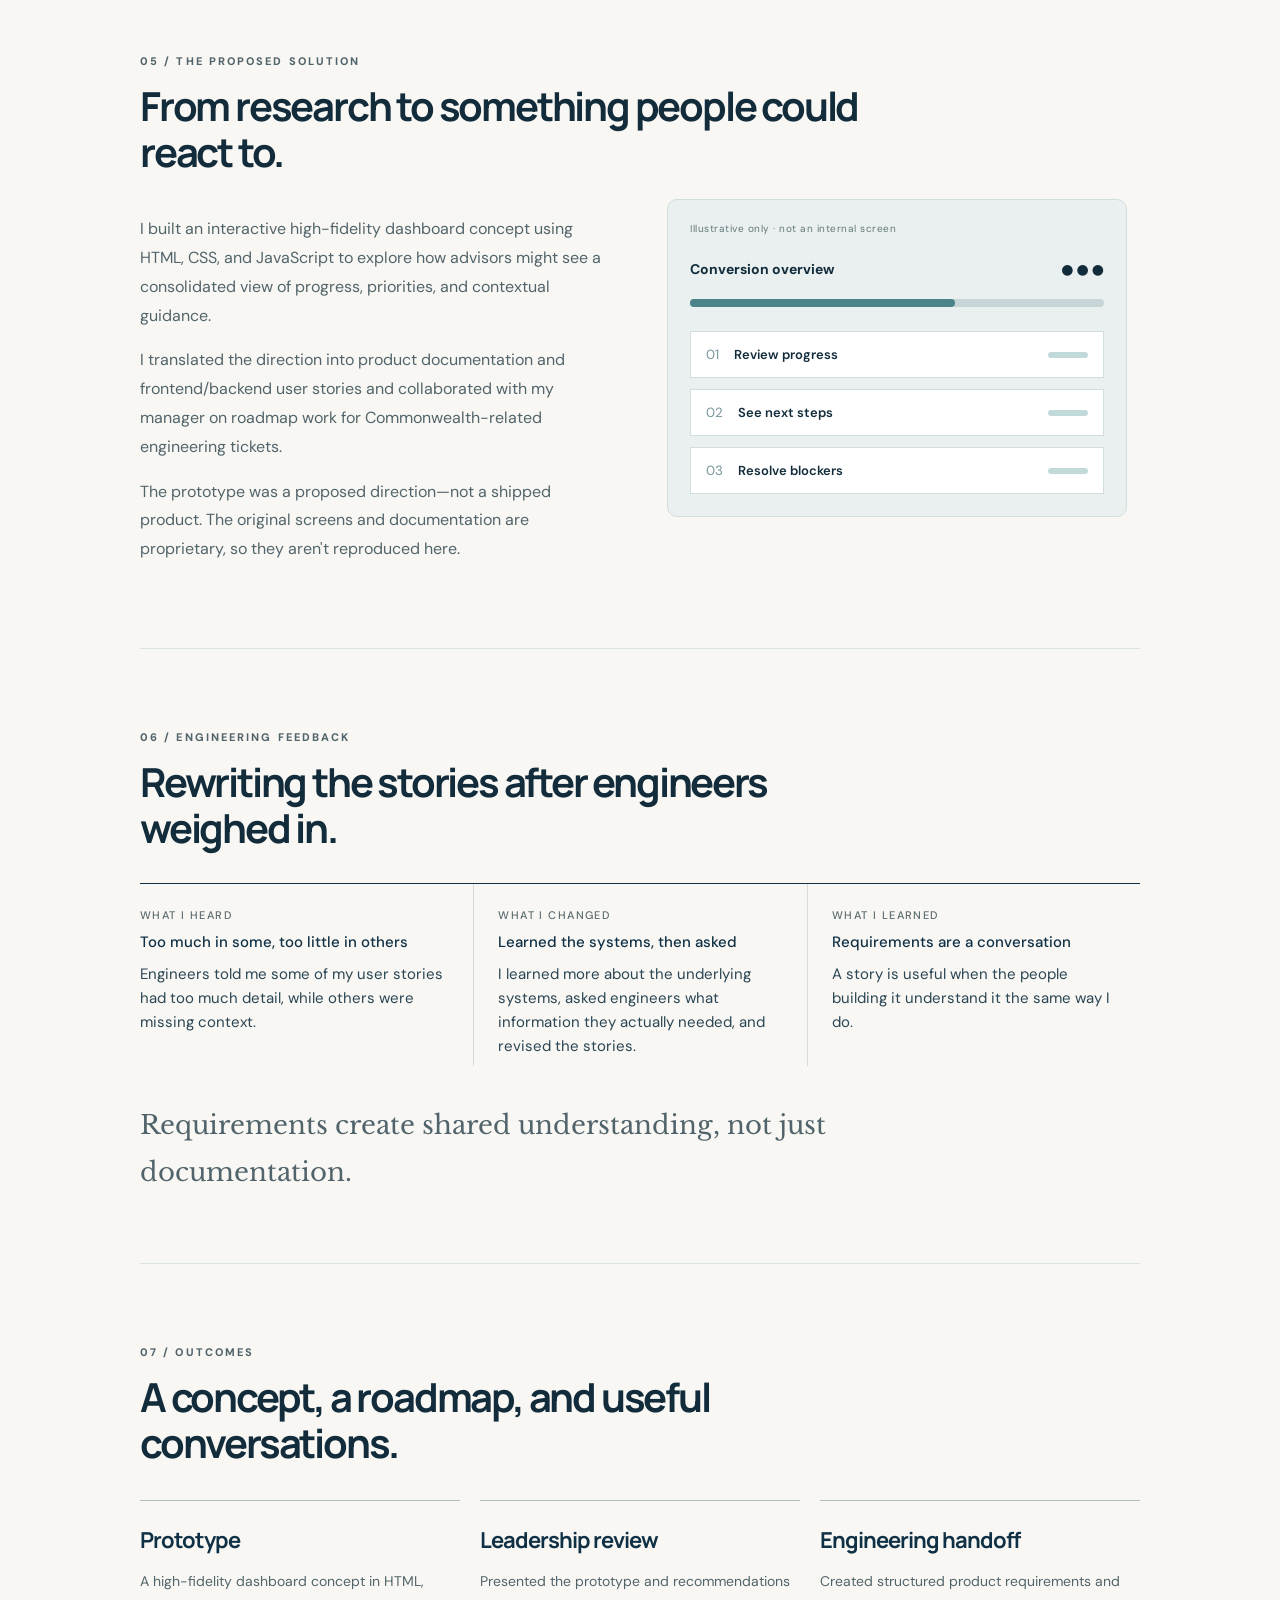
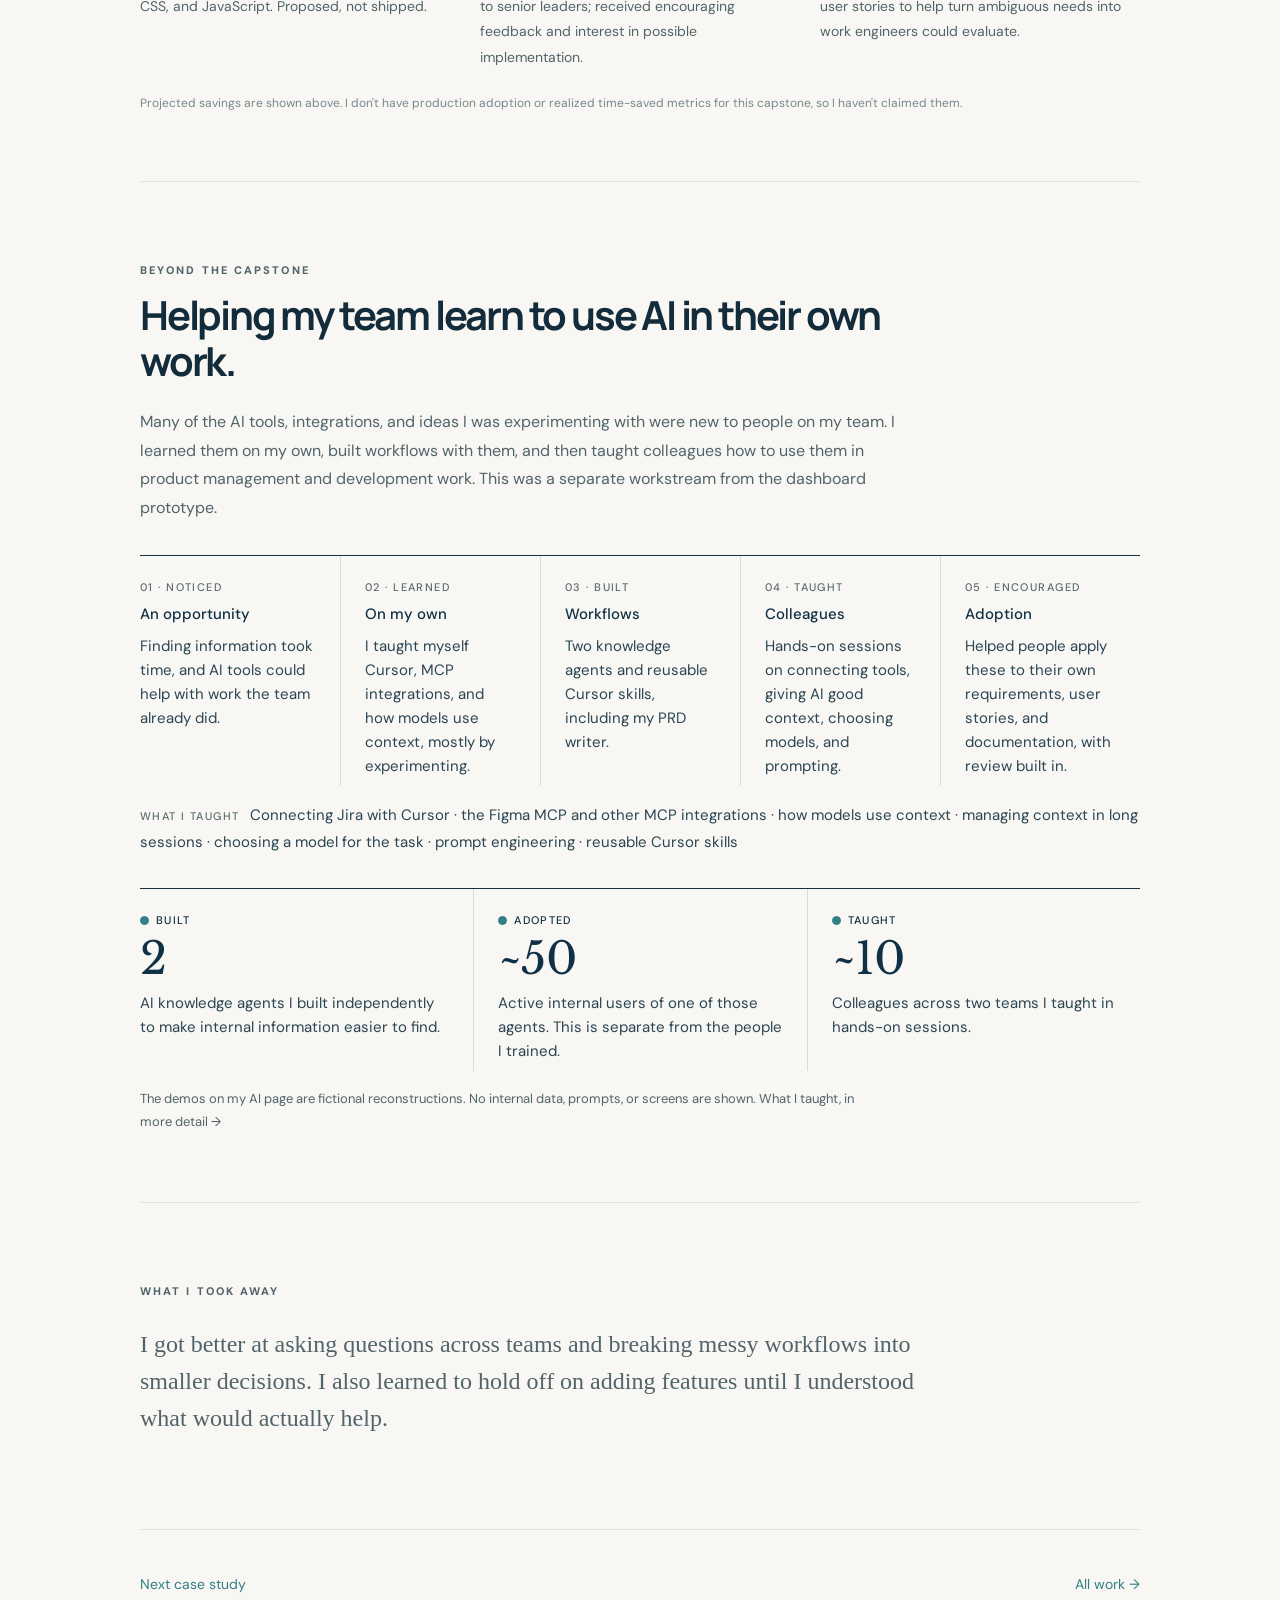
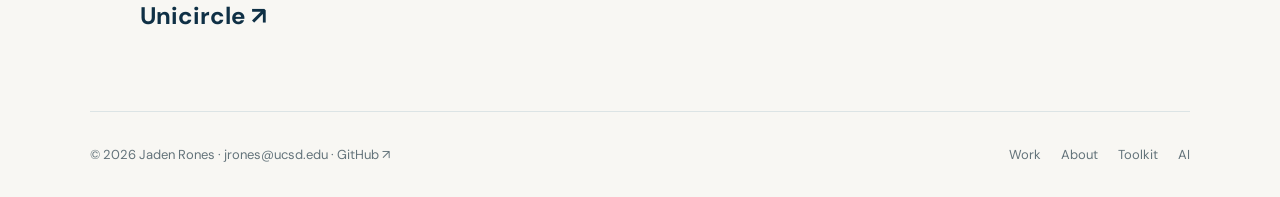
<file: lpl.html>
<!doctype html><html lang="en"><head><meta charset="utf-8"><meta name="viewport" content="width=device-width,initial-scale=1"><meta name="description" content="Jaden Rones: LPL Financial product management case study on repapering workflow discovery, prototyping, requirements, and AI enablement."><title>LPL Financial | Jaden Rones</title><link rel="stylesheet" href="style.css"><link rel="stylesheet" href="case.css"></head><body><div class="wrap"><nav class="nav" aria-label="Primary"><a class="logo" href="index.html">Jaden Rones</a><div class="links"><a href="work.html" aria-current="page">Work</a><a href="about.html">About</a><a href="toolkit.html">Toolkit</a><a href="index.html#contact">Contact</a></div></nav><main class="case-main">
<header class="case-hero"><a href="work.html" class="back">← Selected work</a><p class="eyebrow">LPL Financial / Technology Product Intern / Summer 2026</p><h1>Making complex advisor workflows easier to navigate.</h1><p class="case-deck">My ten-week internship focused on NextGen platform initiatives and Commonwealth conversion workflows, especially repapering. I went from understanding the operational friction to a product concept and engineering-ready requirements.</p><div class="case-tags"><span>Product discovery</span><span>Workflow design</span><span>PRDs & user stories</span><span>AI enablement</span></div>
<nav class="pj-jump" aria-label="On this page"><a href="#lpl-ambiguity">Ambiguity</a><a href="#lpl-opportunity">Opportunity</a><a href="#lpl-decisions">Decisions</a><a href="#lpl-solution">Solution</a><a href="#lpl-engineering">Engineering feedback</a><a href="#lpl-outcomes">Outcomes</a><a href="#lpl-ai">AI</a></nav></header>
<section class="case-hero-visual"><img src="assets/lpl-presentation-safe.jpg" alt="Jaden presenting her LPL Financial capstone with sensitive presentation details obscured"><p class="case-caption">Presenting my end-of-internship capstone. Sensitive internal content has been obscured.</p></section>
<section class="case-intro-grid case-divider"><div><p class="eyebrow">The context</p><h2>A large transformation, experienced one workflow at a time.</h2></div><div><p>LPL’s broader NextGen work aimed to make advisor experiences faster, clearer, and more scalable. My work centered on parts of the conversion experience where advisors and support teams had to coordinate complicated steps, track status, and resolve exceptions.</p><p>I wasn't the owner of NextGen or the overall conversion program. My role was to investigate specific pain points, propose a more useful experience, and help teams turn the opportunity into concrete product work.</p></div></section>
<section class="case-statement case-divider"><p class="eyebrow">01 / The problem</p><h2>When the next step isn't clear, small frustrations add up.</h2><p>Conversion workflows involve multiple dependencies and teams. Limited visibility into progress, priorities, and exceptions can make it harder for advisors to know what needs attention. That creates additional questions for support teams and more time spent coordinating the process.</p><div class="case-question"><small>Question I worked on</small><strong>How might we give advisors a clearer view of what is happening, what matters next, and where they need help?</strong></div></section>
<section class="case-divider" id="lpl-ambiguity"><p class="eyebrow">02 / Navigating ambiguity</p><h2>A broad challenge, no roadmap, and no direct line to advisors.</h2><p class="case-narrow">I was handed an objective, not a plan. Each constraint shaped what I did next.</p>
<div class="pj-path">
  <div class="pj-path-row pj-path-h"><span class="pj-label">The constraint</span><span></span><span class="pj-label">What I did</span></div>
  <div class="pj-path-row"><span class="c">A broad challenge with no defined roadmap</span><span class="a" aria-hidden="true">→</span><span class="d">Mapped current and potential future workflows with stakeholders across Product, Operations, Transition Support, Research, and Technology.</span></div>
  <div class="pj-path-row"><span class="c">No direct access to advisor interviews</span><span class="a" aria-hidden="true">→</span><span class="d">Interviewed the business transition partners and operations teams who work closest to advisors, and analyzed previous research.</span></div>
  <div class="pj-path-row"><span class="c">Many possible problems to solve</span><span class="a" aria-hidden="true">→</span><span class="d">Focused on visibility gaps: where advisors couldn’t easily see progress, priorities, or blockers.</span></div>
  <div class="pj-path-row"><span class="c">Findings had to become something buildable</span><span class="a" aria-hidden="true">→</span><span class="d">Turned them into a high-fidelity dashboard prototype and engineering-ready requirements.</span></div>
</div>
<div class="case-columns" style="margin-top:40px"><div><p>I documented friction points and connected user needs to the technical and operational constraints behind them.</p></div><div class="case-notes"><h3>What the research pointed toward</h3><ul><li>One place to understand progress</li><li>Clearer priorities and next actions</li><li>Better context when something goes wrong</li><li>Information organized around the advisor's work rather than internal team boundaries</li></ul><p class="case-caption">Themes from discovery; not independently quantified usability findings.</p></div></div></section>
<section class="case-divider" id="lpl-opportunity"><p class="eyebrow">03 / The business opportunity</p><h2>Small delays, repeated across many requests.</h2>
<div class="pj-figs">
  <div><span class="pj-tag">Current state</span><strong>5–45 min</strong><p>Approximate time a single repapering request could take an advisor.</p></div>
  <div><span class="pj-tag pj-tag-open">Projected</span><strong>~200 hrs</strong><p>Estimated annual time savings from the proposed solution overall.</p></div>
  <div><span class="pj-tag pj-tag-open">Realized</span><strong class="pj-quiet">Not measured</strong><p>The prototype was a proposed direction, not a shipped product, so there’s no post-launch data.</p></div>
</div>
<p class="pj-note">The ~200-hour figure is an estimate from my capstone research, not a validated result. The full calculation isn’t shown here.</p></section>
<section class="case-divider" id="lpl-decisions"><p class="eyebrow">04 / Product decisions</p><h2>Choosing clarity over adding more features.</h2><p class="case-narrow">The challenge wasn't to put every possible detail on a dashboard. It was to identify the information that could meaningfully reduce confusion without overwhelming users or introducing unnecessary complexity.</p><div class="decision-grid"><article><span>Prioritize</span><h3>Progress at a glance</h3><p>A clear overview of the conversion journey and actionable status.</p></article><article><span>Prioritize</span><h3>Exceptions and next steps</h3><p>Make blockers understandable and guide users toward the appropriate action.</p></article><article><span>Balance</span><h3>Useful detail vs. overload</h3><p>Keep supporting information available without turning the interface into another complex workflow.</p></article></div><p class="case-caption">These are public-safe summaries of the product rationale, not the actual internal priority matrix.</p></section>
<section class="case-divider" id="lpl-solution"><p class="eyebrow">05 / The proposed solution</p><h2>From research to something people could react to.</h2><div class="case-columns"><div><p>I built an interactive high-fidelity dashboard concept using HTML, CSS, and JavaScript to explore how advisors might see a consolidated view of progress, priorities, and contextual guidance.</p><p>I translated the direction into product documentation and frontend/backend user stories and collaborated with my manager on roadmap work for Commonwealth-related engineering tickets.</p><p>The prototype was a proposed direction—not a shipped product. The original screens and documentation are proprietary, so they aren't reproduced here.</p></div><div class="concept-art" aria-label="Conceptual workflow diagram, not an actual LPL product screenshot"><div class="concept-tag">Illustrative only · not an internal screen</div><div class="concept-head"><span>Conversion overview</span><span>● ● ●</span></div><div class="concept-progress"><span class="concept-fill"></span></div><div class="concept-cards"><div><small>01</small><b>Review progress</b><i></i></div><div><small>02</small><b>See next steps</b><i></i></div><div><small>03</small><b>Resolve blockers</b><i></i></div></div></div></div></section>
<section class="case-divider" id="lpl-engineering"><p class="eyebrow">06 / Engineering feedback</p><h2>Rewriting the stories after engineers weighed in.</h2>
<div class="pj-trio">
  <div><span class="pj-label">What I heard</span><h4>Too much in some, too little in others</h4><p>Engineers told me some of my user stories had too much detail, while others were missing context.</p></div>
  <div><span class="pj-label">What I changed</span><h4>Learned the systems, then asked</h4><p>I learned more about the underlying systems, asked engineers what information they actually needed, and revised the stories.</p></div>
  <div><span class="pj-label">What I learned</span><h4>Requirements are a conversation</h4><p>A story is useful when the people building it understand it the same way I do.</p></div>
</div>
<p class="pj-lesson">Requirements create shared understanding, not just documentation.</p></section>
<section class="case-divider" id="lpl-outcomes"><p class="eyebrow">07 / Outcomes</p><h2>A concept, a roadmap, and useful conversations.</h2><div class="outcomes-grid"><article><strong>Prototype</strong><p>A high-fidelity dashboard concept in HTML, CSS, and JavaScript. Proposed, not shipped.</p></article><article><strong>Leadership review</strong><p>Presented the prototype and recommendations to senior leaders; received encouraging feedback and interest in possible implementation.</p></article><article><strong>Engineering handoff</strong><p>Created structured product requirements and user stories to help turn ambiguous needs into work engineers could evaluate.</p></article></div><p class="case-caption">Projected savings are shown above. I don't have production adoption or realized time-saved metrics for this capstone, so I haven't claimed them.</p></section>
<section class="case-divider" id="lpl-ai"><p class="eyebrow">Beyond the capstone</p><h2>Helping my team learn to use AI in their own work.</h2><p class="case-narrow">Many of the AI tools, integrations, and ideas I was experimenting with were new to people on my team. I learned them on my own, built workflows with them, and then taught colleagues how to use them in product management and development work. This was a separate workstream from the dashboard prototype.</p>
<div class="pj-quad pj-five">
  <div><span class="pj-label">01 · Noticed</span><h4>An opportunity</h4><p>Finding information took time, and AI tools could help with work the team already did.</p></div>
  <div><span class="pj-label">02 · Learned</span><h4>On my own</h4><p>I taught myself Cursor, MCP integrations, and how models use context, mostly by experimenting.</p></div>
  <div><span class="pj-label">03 · Built</span><h4>Workflows</h4><p>Two knowledge agents and reusable Cursor skills, including my PRD writer.</p></div>
  <div><span class="pj-label">04 · Taught</span><h4>Colleagues</h4><p>Hands-on sessions on connecting tools, giving AI good context, choosing models, and prompting.</p></div>
  <div><span class="pj-label">05 · Encouraged</span><h4>Adoption</h4><p>Helped people apply these to their own requirements, user stories, and documentation, with review built in.</p></div>
</div>
<p class="pj-note" style="color:var(--pj-text);font-size:15px;max-width:none"><span class="pj-label" style="margin-right:10px">What I taught</span>Connecting Jira with Cursor · the Figma MCP and other MCP integrations · how models use context · managing context in long sessions · choosing a model for the task · prompt engineering · reusable Cursor skills</p>
<div class="pj-figs">
  <div><span class="pj-tag">Built</span><strong>2</strong><p>AI knowledge agents I built independently to make internal information easier to find.</p></div>
  <div><span class="pj-tag">Adopted</span><strong>~50</strong><p>Active internal users of one of those agents. This is separate from the people I trained.</p></div>
  <div><span class="pj-tag">Taught</span><strong>~10</strong><p>Colleagues across two teams I taught in hands-on sessions.</p></div>
</div>
<p class="pj-note">The demos on my AI page are fictional reconstructions. No internal data, prompts, or screens are shown. <a href="ai.html#s-teach">What I taught, in more detail →</a></p></section>
<section class="case-divider"><p class="eyebrow">What I took away</p><p class="case-narrow" style="font-family:Georgia,serif;font-size:clamp(20px,2vw,24px);line-height:1.55">I got better at asking questions across teams and breaking messy workflows into smaller decisions. I also learned to hold off on adding features until I understood what would actually help.</p></section>
<div class="case-next"><a href="unicircle.html">Next case study <strong>Unicircle ↗</strong></a><a href="work.html">All work →</a></div>
</main><footer class="foot"><span>© 2026 Jaden Rones · <a href="mailto:jrones@ucsd.edu">jrones@ucsd.edu</a> · <a href="https://github.com/jadenrones2-blip" rel="noopener noreferrer" target="_blank">GitHub ↗</a></span><span class="foot-links"><a href="work.html">Work</a><a href="about.html">About</a><a href="toolkit.html">Toolkit</a><a href="ai.html">AI</a></span></footer></div><script src="motion.js"></script></body></html>
</file>
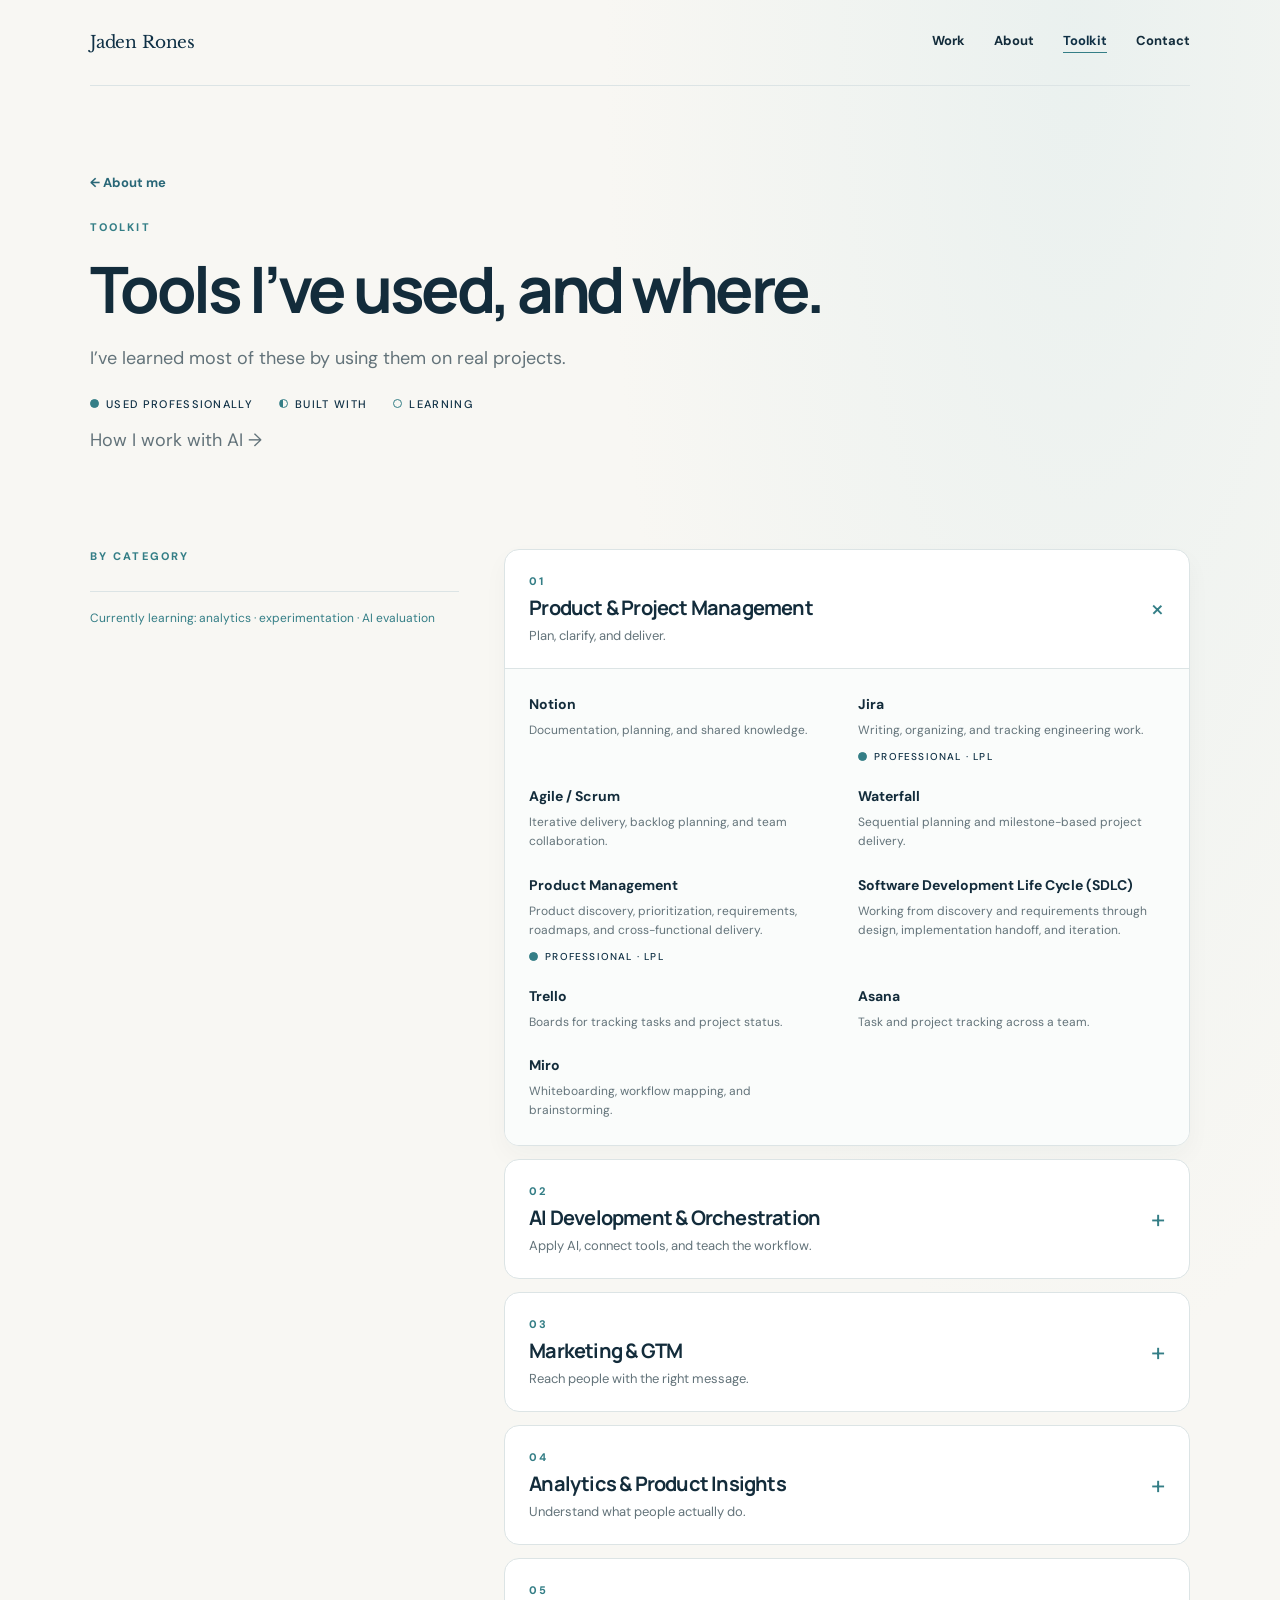
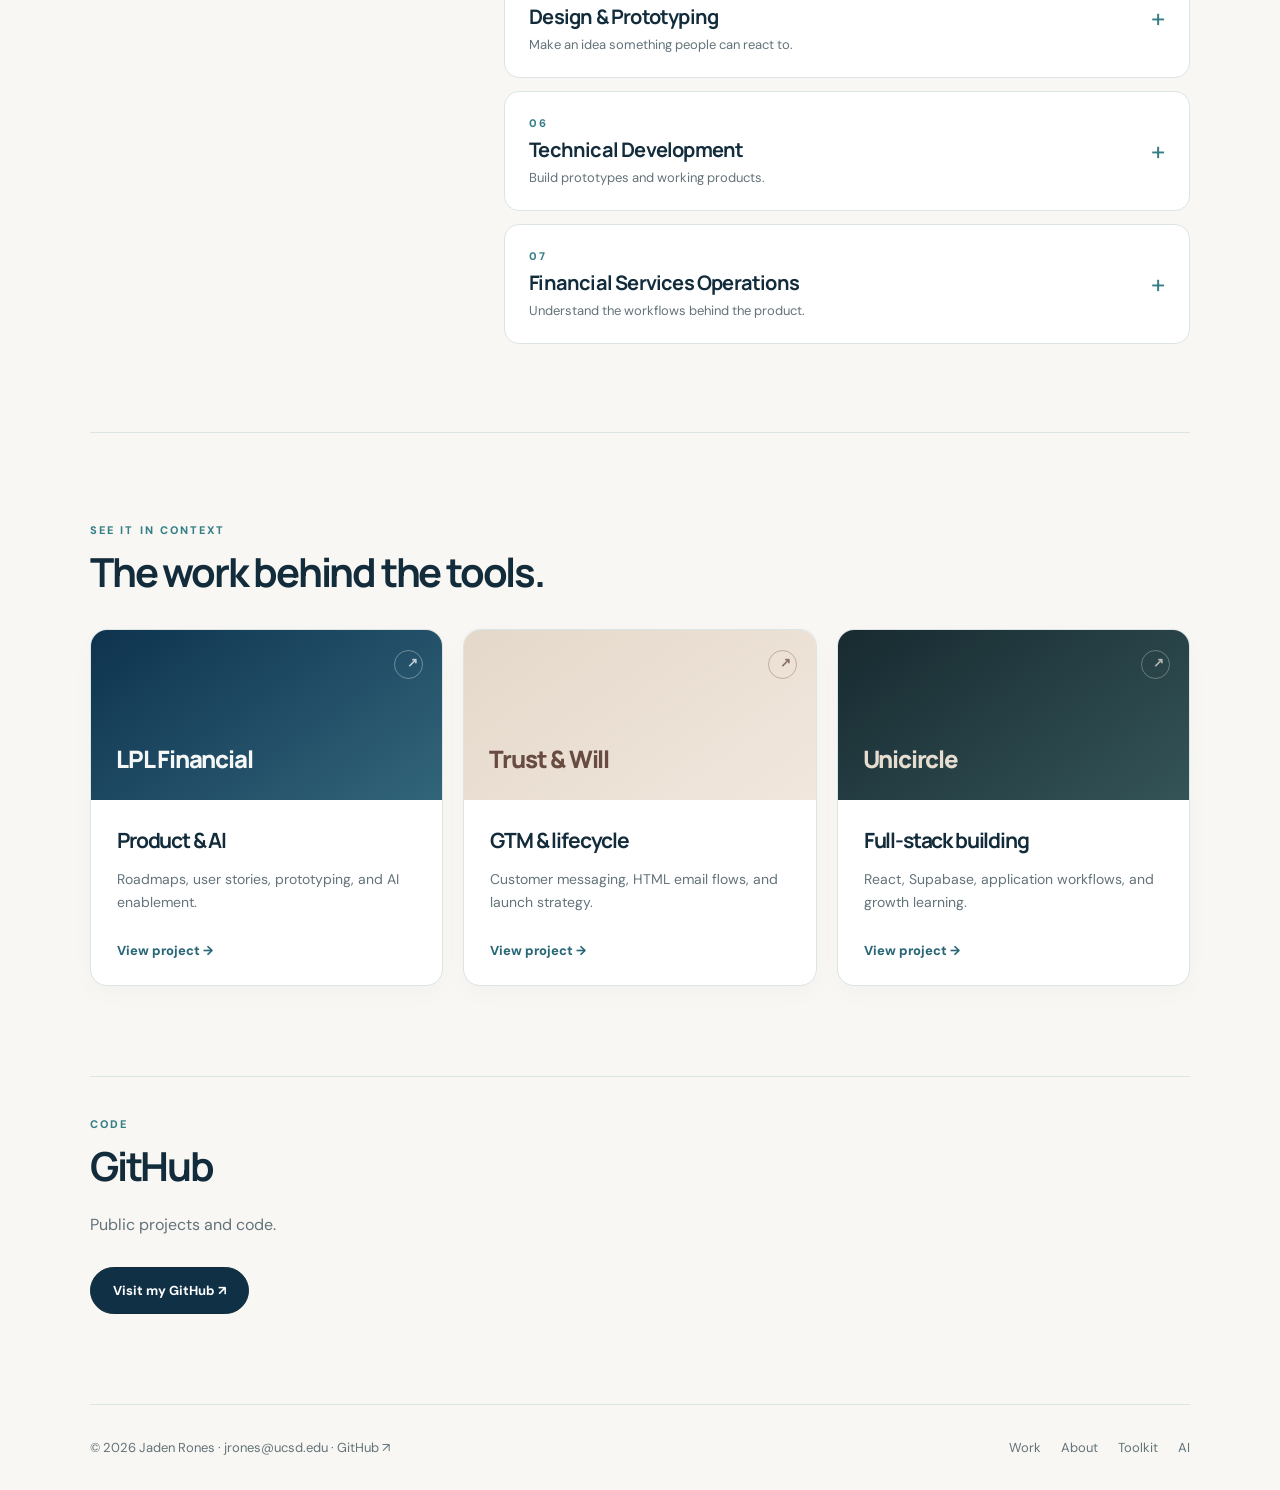
<file: toolkit.html>
<!DOCTYPE html>

<html lang="en"><head><meta charset="utf-8"/><meta content="width=device-width,initial-scale=1" name="viewport"/><meta content="Jaden Rones: interactive product, AI, marketing, and technical toolkit." name="description"/><title>My Toolkit · Jaden Rones</title><link href="style.css" rel="stylesheet"/><link href="case.css" rel="stylesheet"/></head><body><div class="wrap"><nav class="nav" aria-label="Primary"><a class="logo" href="index.html">Jaden Rones</a><div class="links"><a href="work.html">Work</a><a href="about.html">About</a><a href="toolkit.html" aria-current="page">Toolkit</a><a href="index.html#contact">Contact</a></div></nav><main><header class="pageintro"><a class="back" href="about.html">← About me</a><div class="eyebrow" style="margin-top:28px">Toolkit</div><h1>Tools I’ve used, and where.</h1><p>I’ve learned most of these by using them on real projects.</p><div class="kit-legend" aria-label="Evidence key"><span class="pj-tag">Used professionally</span><span class="pj-tag pj-tag-half">Built with</span><span class="pj-tag pj-tag-open">Learning</span></div><p style="margin-top:14px"><a href="ai.html">How I work with AI →</a></p></header><section class="toolkit-layout"><div class="kit-intro"><div class="eyebrow">By category</div><div class="kit-tag">Currently learning: analytics · experimentation · AI evaluation</div></div><div class="kit-groups"><details class="kit-accordion" open=""><summary><span><span class="kit-num">01</span><strong>Product &amp; Project Management</strong><small>Plan, clarify, and deliver.</small></span><span aria-hidden="true" class="kit-plus">+</span></summary><div class="kit-items"><div class="kit-item"><strong>Notion</strong><p>Documentation, planning, and shared knowledge.</p></div><div class="kit-item"><strong>Jira</strong><p>Writing, organizing, and tracking engineering work.</p><div class="kit-ev"><span class="pj-tag"><a href="lpl.html">Professional · LPL</a></span></div></div><div class="kit-item"><strong>Agile / Scrum</strong><p>Iterative delivery, backlog planning, and team collaboration.</p></div><div class="kit-item"><strong>Waterfall</strong><p>Sequential planning and milestone-based project delivery.</p></div><div class="kit-item"><strong>Product Management</strong><p>Product discovery, prioritization, requirements, roadmaps, and cross-functional delivery.</p><div class="kit-ev"><span class="pj-tag"><a href="lpl.html">Professional · LPL</a></span></div></div><div class="kit-item"><strong>Software Development Life Cycle (SDLC)</strong><p>Working from discovery and requirements through design, implementation handoff, and iteration.</p></div><div class="kit-item"><strong>Trello</strong><p>Boards for tracking tasks and project status.</p></div><div class="kit-item"><strong>Asana</strong><p>Task and project tracking across a team.</p></div><div class="kit-item"><strong>Miro</strong><p>Whiteboarding, workflow mapping, and brainstorming.</p></div></div></details><details class="kit-accordion"><summary><span><span class="kit-num">02</span><strong>AI Development &amp; Orchestration</strong><small>Apply AI, connect tools, and teach the workflow.</small></span><span aria-hidden="true" class="kit-plus">+</span></summary><div class="kit-items"><div class="kit-item"><strong>Microsoft Copilot</strong><p>AI-assisted productivity and team workflows.</p><div class="kit-ev"><span class="pj-tag"><a href="ai.html">Professional · LPL</a></span></div></div><div class="kit-item"><strong>Cursor AI</strong><p>AI-assisted development, skills, and small agents.</p><div class="kit-ev"><span class="pj-tag"><a href="ai.html">Professional · LPL</a></span></div></div><div class="kit-item"><strong>Claude / Claude Code / Claude Design</strong><p>Research, prototyping, coding, and visual exploration.</p></div><div class="kit-item"><strong>Chat / Prompt Engineering</strong><p>Prompt design, evaluation, and working across AI tools.</p><div class="kit-ev"><span class="pj-tag"><a href="ai.html">Professional · LPL</a></span></div></div><div class="kit-item"><strong>Orchestration / AI Orchestration</strong><p>Coordinating models, tools, and agents to complete workflows.</p><div class="kit-ev"><span class="pj-tag pj-tag-open">Learning</span></div></div><div class="kit-item"><strong>GitHub Copilot</strong><p>AI coding assistance within development workflows.</p></div><div class="kit-item"><strong>Model Context Protocol (MCP)</strong><p>Connecting AI tools to outside systems, like Jira or Figma, so they can work with real context.</p><div class="kit-ev"><span class="pj-tag"><a href="ai.html#s-teach">Professional · LPL</a></span></div></div><div class="kit-item"><strong>AI agents &amp; reusable skills</strong><p>Knowledge agents and Cursor skills, including my PRD writer.</p><div class="kit-ev"><span class="pj-tag pj-tag-half"><a href="ai.html#s-built">Built · LPL</a></span></div></div></div></details><details class="kit-accordion"><summary><span><span class="kit-num">03</span><strong>Marketing &amp; GTM</strong><small>Reach people with the right message.</small></span><span aria-hidden="true" class="kit-plus">+</span></summary><div class="kit-items"><div class="kit-item"><strong>HubSpot</strong><p>Marketing and relationship workflows.</p></div><div class="kit-item"><strong>Klaviyo</strong><p>Email and lifecycle marketing tools.</p></div><div class="kit-item"><strong>Iterable</strong><p>HTML email flows and segmented lifecycle journeys at Trust &amp; Will.</p><div class="kit-ev"><span class="pj-tag"><a href="trust-will.html">Professional · Trust &amp; Will</a></span></div></div><div class="kit-item"><strong>GTM Strategy</strong><p>Segmentation, positioning, messaging, and launch planning.</p><div class="kit-ev"><span class="pj-tag"><a href="trust-will.html">Professional · Trust &amp; Will</a></span></div></div></div></details><details class="kit-accordion"><summary><span><span class="kit-num">04</span><strong>Analytics &amp; Product Insights</strong><small>Understand what people actually do.</small></span><span aria-hidden="true" class="kit-plus">+</span></summary><div class="kit-items"><div class="kit-item"><strong>Mixpanel</strong><p>Product analytics: events, funnels, and user behavior.</p></div><div class="kit-item"><strong>SQL</strong><p>Writing queries and working with relational data for product applications and analysis.</p></div><div class="kit-item"><strong>Excel</strong><p>Data cleanup, analysis, and simple models.</p></div><div class="kit-item"><strong>Tableau</strong><p>Data visualization and dashboards.</p></div><div class="kit-item"><strong>Power BI</strong><p>Reporting and business dashboards.</p></div></div></details><details class="kit-accordion"><summary><span><span class="kit-num">05</span><strong>Design &amp; Prototyping</strong><small>Make an idea something people can react to.</small></span><span aria-hidden="true" class="kit-plus">+</span></summary><div class="kit-items"><div class="kit-item"><strong>Figma</strong><p>Interface design and prototyping. I also connected AI workflows to Figma through the Figma MCP.</p><div class="kit-ev"><span class="pj-tag"><a href="ai.html#s-teach">Professional · LPL (Figma MCP)</a></span></div></div><div class="kit-item"><strong>Canva</strong><p>Marketing graphics and presentations.</p></div><div class="kit-item"><strong>Lovable</strong><p>Rapid AI-assisted product prototyping and frontend development.</p></div></div></details><details class="kit-accordion"><summary><span><span class="kit-num">06</span><strong>Technical Development</strong><small>Build prototypes and working products.</small></span><span aria-hidden="true" class="kit-plus">+</span></summary><div class="kit-items"><div class="kit-item"><strong>AWS</strong><p>Cloud fundamentals and practical services.</p><div class="kit-ev"><span class="pj-tag pj-tag-open">Learning</span></div></div><div class="kit-item"><strong>React / TypeScript</strong><p>Frontend application development.</p><div class="kit-ev"><span class="pj-tag pj-tag-half"><a href="unicircle.html">Built · Unicircle</a></span></div></div><div class="kit-item"><strong>HTML / CSS / JavaScript</strong><p>Interactive interfaces, web prototypes, and HTML emails.</p><div class="kit-ev"><span class="pj-tag"><a href="lpl.html">Professional · LPL prototype</a></span><span class="pj-tag"><a href="trust-will.html">Trust &amp; Will emails</a></span></div></div><div class="kit-item"><strong>Supabase</strong><p>Authentication, relational application data, and database integrations.</p><div class="kit-ev"><span class="pj-tag pj-tag-half"><a href="unicircle.html">Built · Unicircle</a></span></div></div><div class="kit-item"><strong>Vercel / Vite</strong><p>Deployment and frontend build tooling.</p><div class="kit-ev"><span class="pj-tag pj-tag-half"><a href="unicircle.html">Built · Unicircle</a></span></div></div><div class="kit-item"><strong>Currently developing</strong><p>Deeper analytics, experimentation, software engineering, and AI evaluation.</p><div class="kit-ev"><span class="pj-tag pj-tag-open">Learning</span></div></div></div></details><details class="kit-accordion"><summary><span><span class="kit-num">07</span><strong>Financial Services Operations</strong><small>Understand the workflows behind the product.</small></span><span aria-hidden="true" class="kit-plus">+</span></summary><div class="kit-items"><div class="kit-item"><strong>Opening New Accounts</strong><p>Familiarity with advisor account-opening journeys and the workflows they depend on.</p><div class="kit-ev"><span class="pj-tag"><a href="lpl.html">Professional · LPL</a></span></div></div><div class="kit-item"><strong>Account Maintenance</strong><p>Understanding common advisor servicing and account-maintenance needs in financial services.</p><div class="kit-ev"><span class="pj-tag"><a href="lpl.html">Professional · LPL</a></span></div></div></div></details></div></section><section class="section"><div class="eyebrow">See it in context</div><h2>The work behind the tools.</h2><div class="three"><a class="project" href="lpl.html"><div class="top p-lpl">LPL Financial</div><div class="inside"><h3>Product &amp; AI</h3><p>Roadmaps, user stories, prototyping, and AI enablement.</p><span class="more">View project →</span></div></a><a class="project" href="trust-will.html"><div class="top p-tw">Trust &amp; Will</div><div class="inside"><h3>GTM &amp; lifecycle</h3><p>Customer messaging, HTML email flows, and launch strategy.</p><span class="more">View project →</span></div></a><a class="project" href="unicircle.html"><div class="top p-uni">Unicircle</div><div class="inside"><h3>Full-stack building</h3><p>React, Supabase, application workflows, and growth learning.</p><span class="more">View project →</span></div></a></div></section><section class="section" style="padding-top:40px"><div class="eyebrow">Code</div><h2>GitHub</h2><p class="sub">Public projects and code.</p><div class="actions"><a class="button dark" href="https://github.com/jadenrones2-blip" rel="noopener noreferrer" target="_blank">Visit my GitHub ↗</a></div></section></main><footer class="foot"><span>© 2026 Jaden Rones · <a href="mailto:jrones@ucsd.edu">jrones@ucsd.edu</a> · <a href="https://github.com/jadenrones2-blip" rel="noopener noreferrer" target="_blank">GitHub ↗</a></span><span class="foot-links"><a href="work.html">Work</a><a href="about.html">About</a><a href="toolkit.html">Toolkit</a><a href="ai.html">AI</a></span></footer></div><script src="motion.js"></script></body></html>
</file>
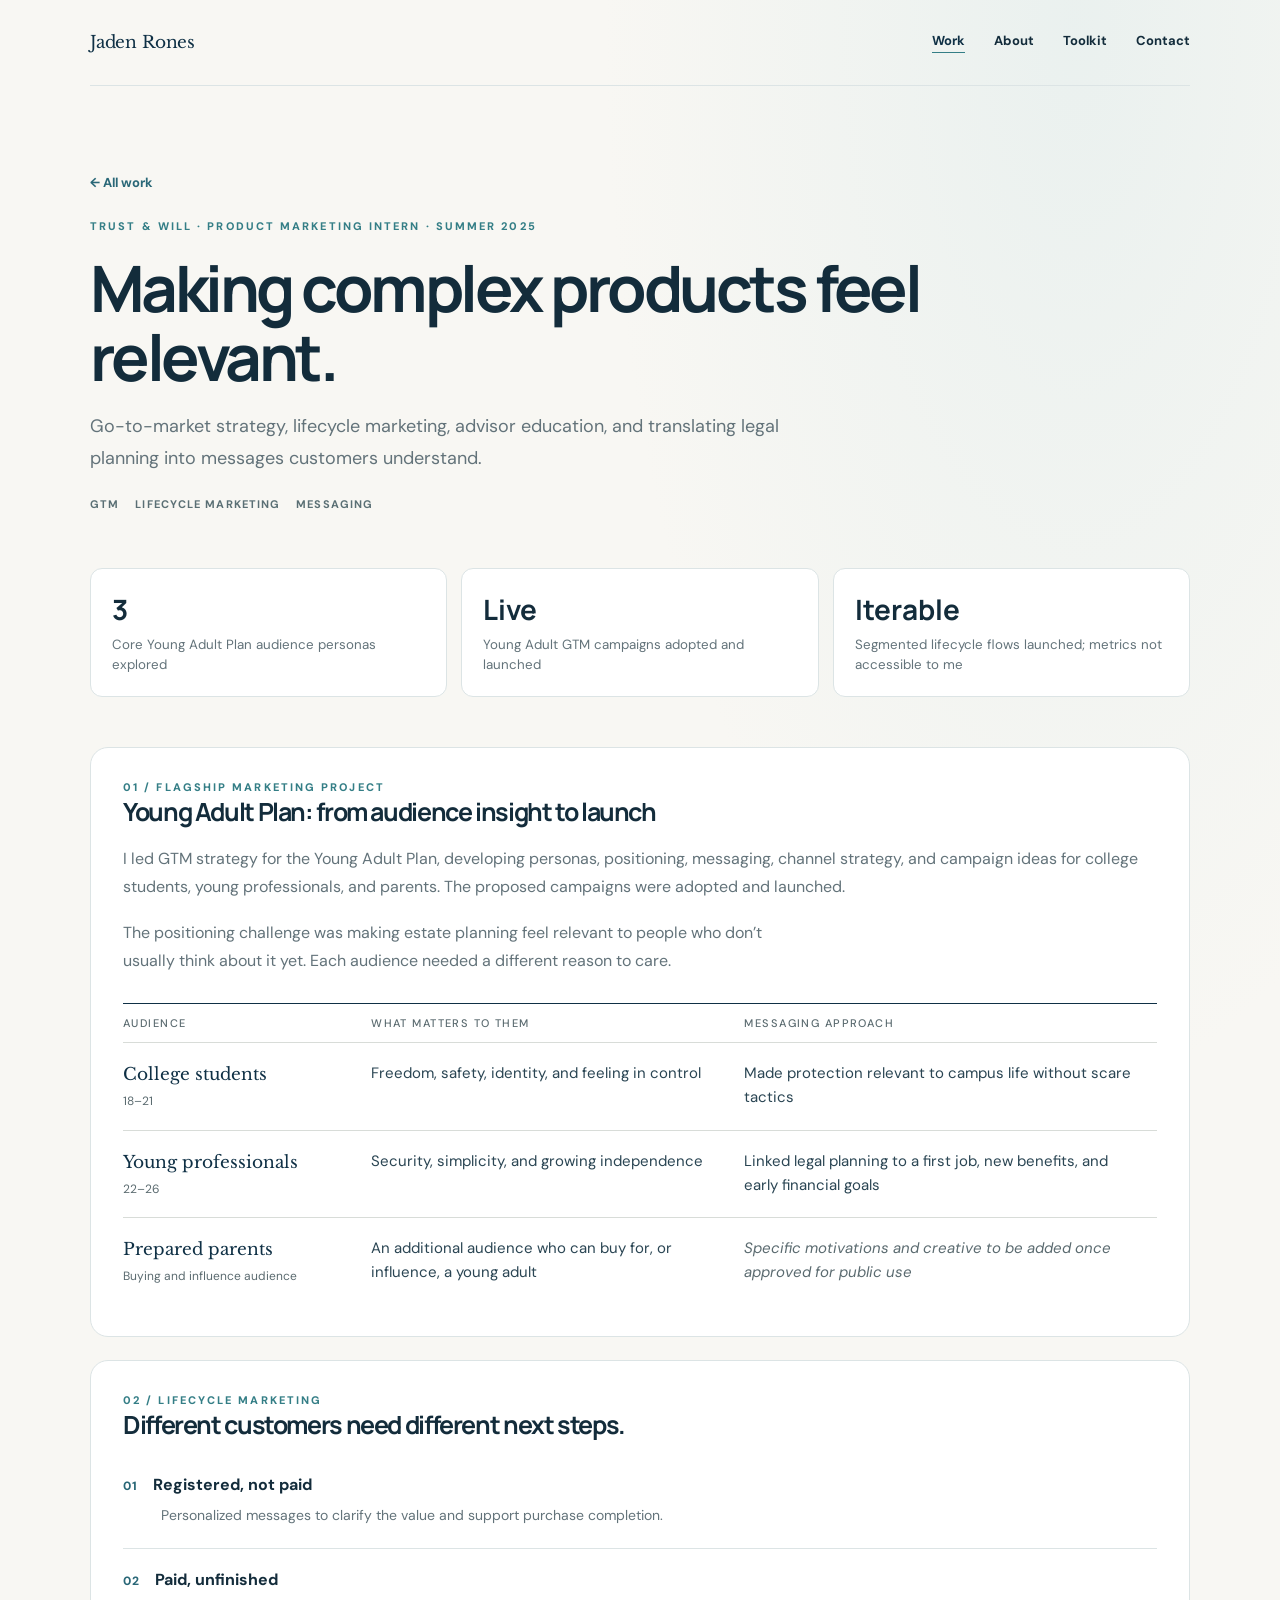
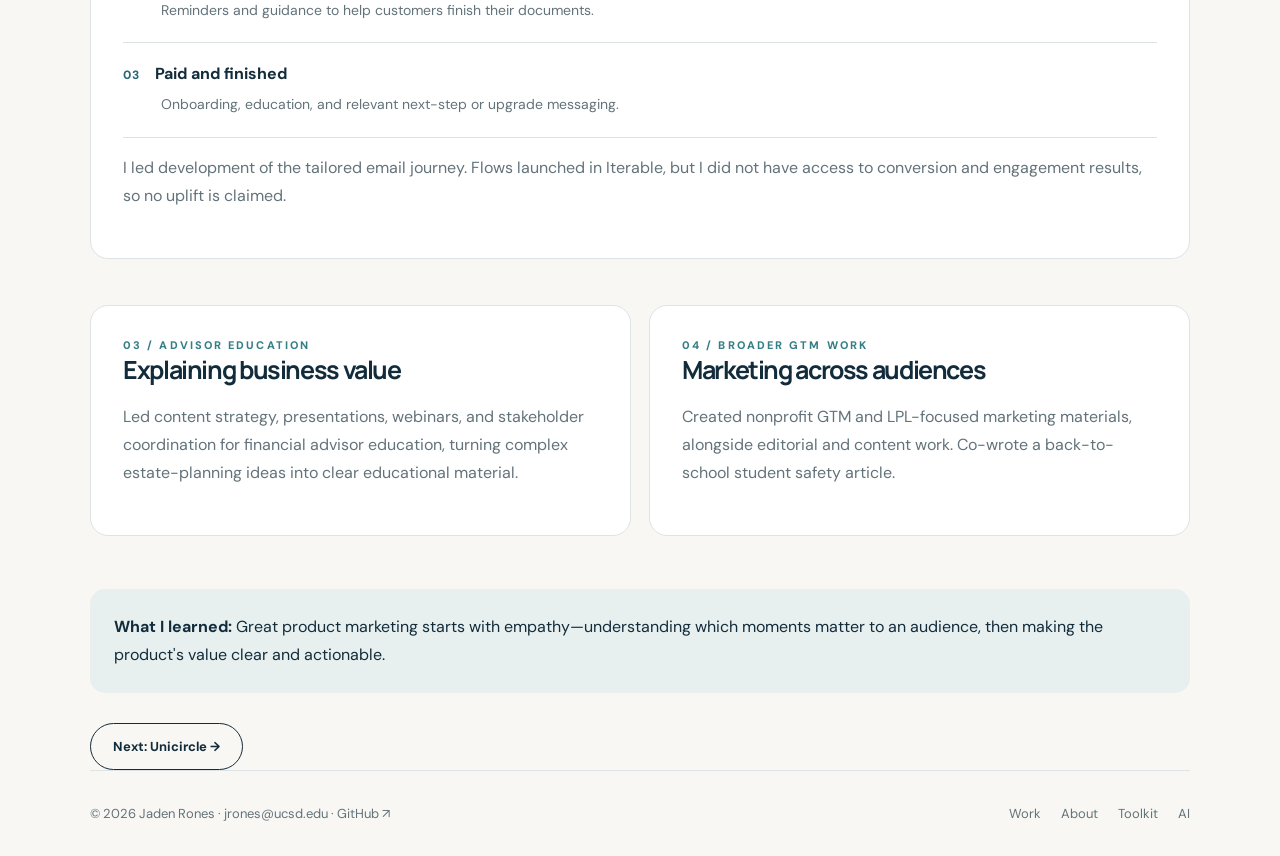
<file: trust-will.html>
<!DOCTYPE html>
<html lang="en"><head><meta charset="utf-8"/><meta content="width=device-width,initial-scale=1" name="viewport"/><meta content="Jaden Rones — UC San Diego communication student, product builder and founder." name="description"/><title>Trust &amp; Will · Jaden Rones</title><link href="style.css" rel="stylesheet"/><link href="case.css" rel="stylesheet"/></head><body><div class="wrap"><nav class="nav" aria-label="Primary"><a class="logo" href="index.html">Jaden Rones</a><div class="links"><a href="work.html" aria-current="page">Work</a><a href="about.html">About</a><a href="toolkit.html">Toolkit</a><a href="index.html#contact">Contact</a></div></nav><main><div class="pageintro"><a class="back" href="work.html">← All work</a><div class="eyebrow" style="margin-top:27px">Trust &amp; Will · Product marketing intern · Summer 2025</div><h1>Making complex products feel relevant.</h1><p>Go-to-market strategy, lifecycle marketing, advisor education, and translating legal planning into messages customers understand.</p><span class="badge">GTM</span><span class="badge">Lifecycle marketing</span><span class="badge">Messaging</span></div><div class="stats"><div class="stat"><strong>3</strong><small>Core Young Adult Plan audience personas explored</small></div><div class="stat"><strong>Live</strong><small>Young Adult GTM campaigns adopted and launched</small></div><div class="stat"><strong>Iterable</strong><small>Segmented lifecycle flows launched; metrics not accessible to me</small></div></div><div class="panel"><div class="eyebrow">01 / Flagship marketing project</div><h3>Young Adult Plan: from audience insight to launch</h3><p>I led GTM strategy for the Young Adult Plan, developing personas, positioning, messaging, channel strategy, and campaign ideas for college students, young professionals, and parents. The proposed campaigns were adopted and launched.</p><p class="pj-lede" style="margin-top:18px">The positioning challenge was making estate planning feel relevant to people who don’t usually think about it yet. Each audience needed a different reason to care.</p>
<table class="pj-matrix"><caption class="pj-sr">Young Adult Plan audiences, motivations, and messaging approach</caption><thead><tr><th scope="col">Audience</th><th scope="col">What matters to them</th><th scope="col">Messaging approach</th></tr></thead><tbody>
<tr><th scope="row">College students<small>18–21</small></th><td>Freedom, safety, identity, and feeling in control</td><td>Made protection relevant to campus life without scare tactics</td></tr>
<tr><th scope="row">Young professionals<small>22–26</small></th><td>Security, simplicity, and growing independence</td><td>Linked legal planning to a first job, new benefits, and early financial goals</td></tr>
<tr><th scope="row">Prepared parents<small>Buying and influence audience</small></th><td>An additional audience who can buy for, or influence, a young adult</td><td class="pj-pending">Specific motivations and creative to be added once approved for public use</td></tr>
</tbody></table></div><div class="panel"><div class="eyebrow">02 / Lifecycle marketing</div><h3>Different customers need different next steps.</h3><div class="steps"><div class="step"><b>Registered, not paid</b><p>Personalized messages to clarify the value and support purchase completion.</p></div><div class="step"><b>Paid, unfinished</b><p>Reminders and guidance to help customers finish their documents.</p></div><div class="step"><b>Paid and finished</b><p>Onboarding, education, and relevant next-step or upgrade messaging.</p></div></div><p>I led development of the tailored email journey. Flows launched in Iterable, but I did not have access to conversion and engagement results, so no uplift is claimed.</p></div><div class="columns"><div class="panel"><div class="eyebrow">03 / Advisor education</div><h3>Explaining business value</h3><p>Led content strategy, presentations, webinars, and stakeholder coordination for financial advisor education, turning complex estate-planning ideas into clear educational material.</p></div><div class="panel"><div class="eyebrow">04 / Broader GTM work</div><h3>Marketing across audiences</h3><p>Created nonprofit GTM and LPL-focused marketing materials, alongside editorial and content work. Co-wrote a back-to-school student safety article.</p></div></div><div class="callout"><p><strong>What I learned:</strong> Great product marketing starts with empathy—understanding which moments matter to an audience, then making the product's value clear and actionable.</p></div><div class="actions"><a class="button" href="unicircle.html">Next: Unicircle →</a></div></main><footer class="foot"><span>© 2026 Jaden Rones · <a href="mailto:jrones@ucsd.edu">jrones@ucsd.edu</a> · <a href="https://github.com/jadenrones2-blip" rel="noopener noreferrer" target="_blank">GitHub ↗</a></span><span class="foot-links"><a href="work.html">Work</a><a href="about.html">About</a><a href="toolkit.html">Toolkit</a><a href="ai.html">AI</a></span></footer></div><script src="motion.js"></script></body></html>
</file>
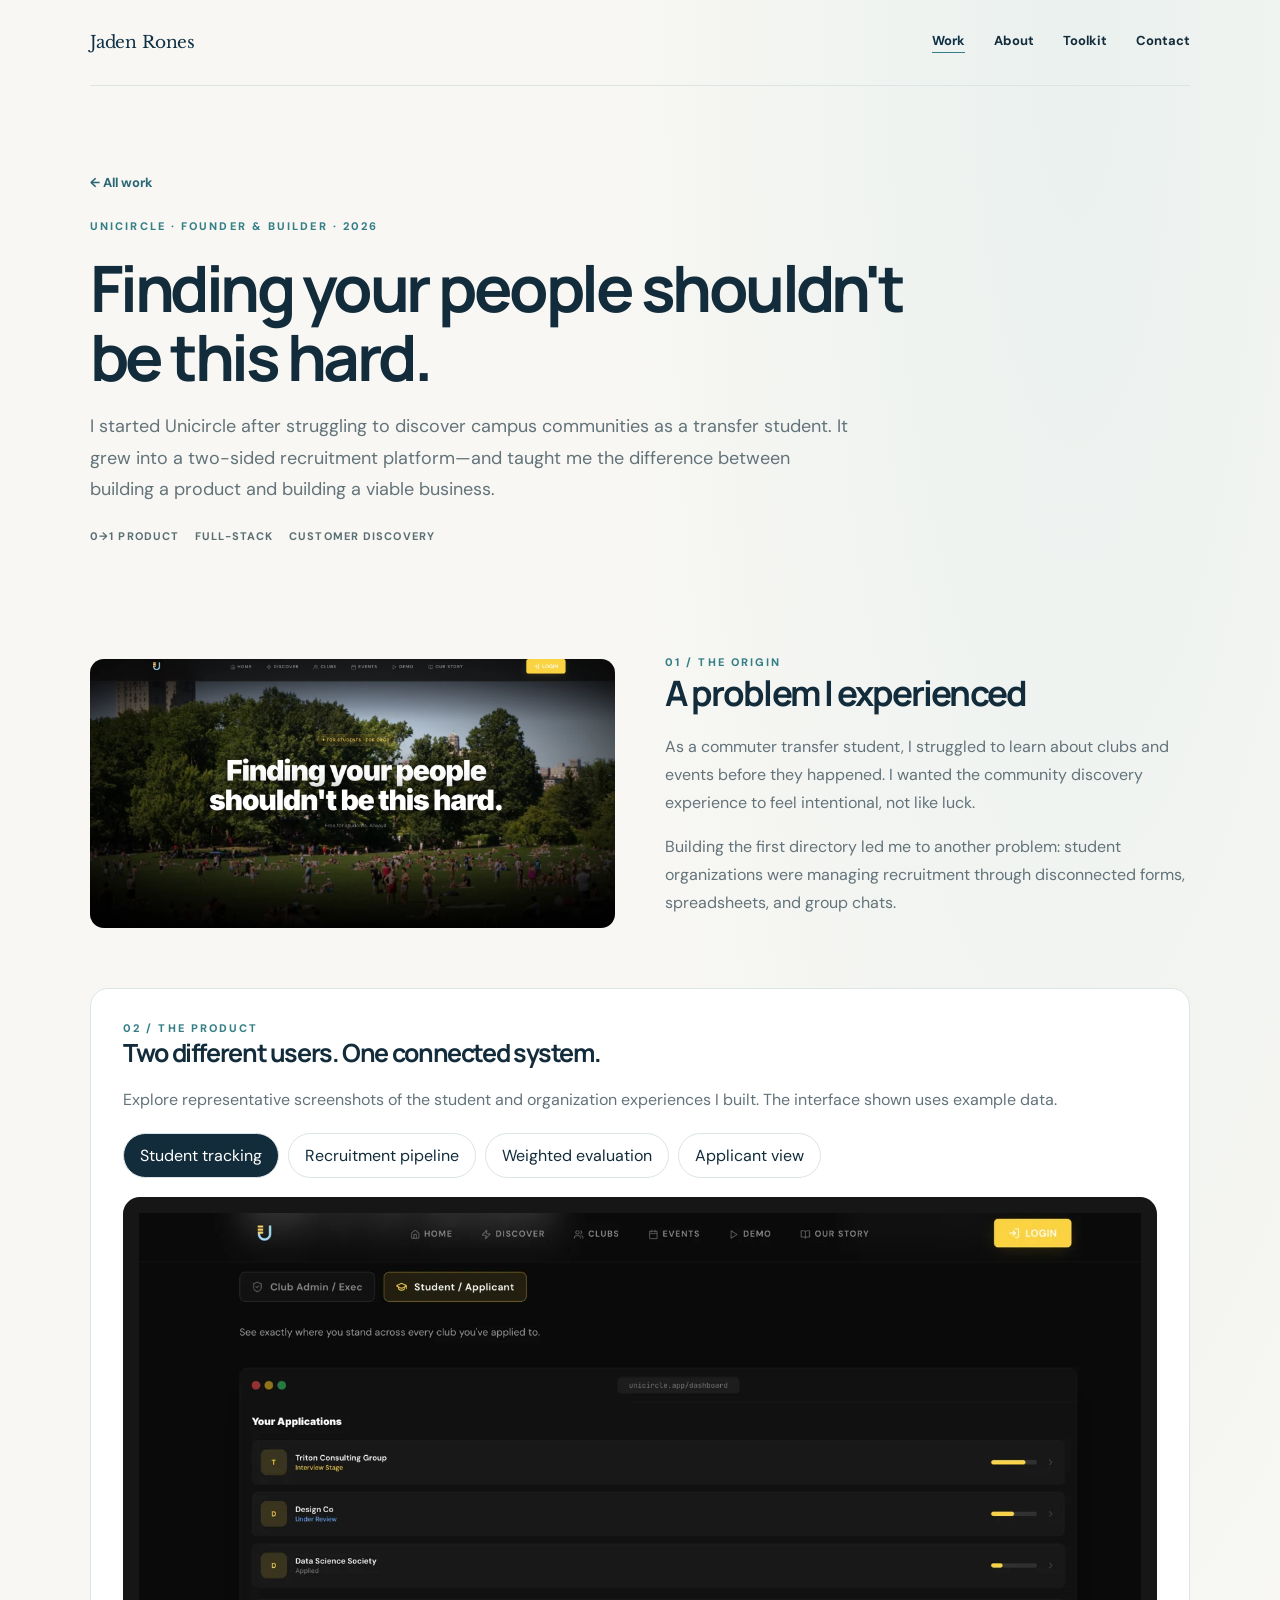
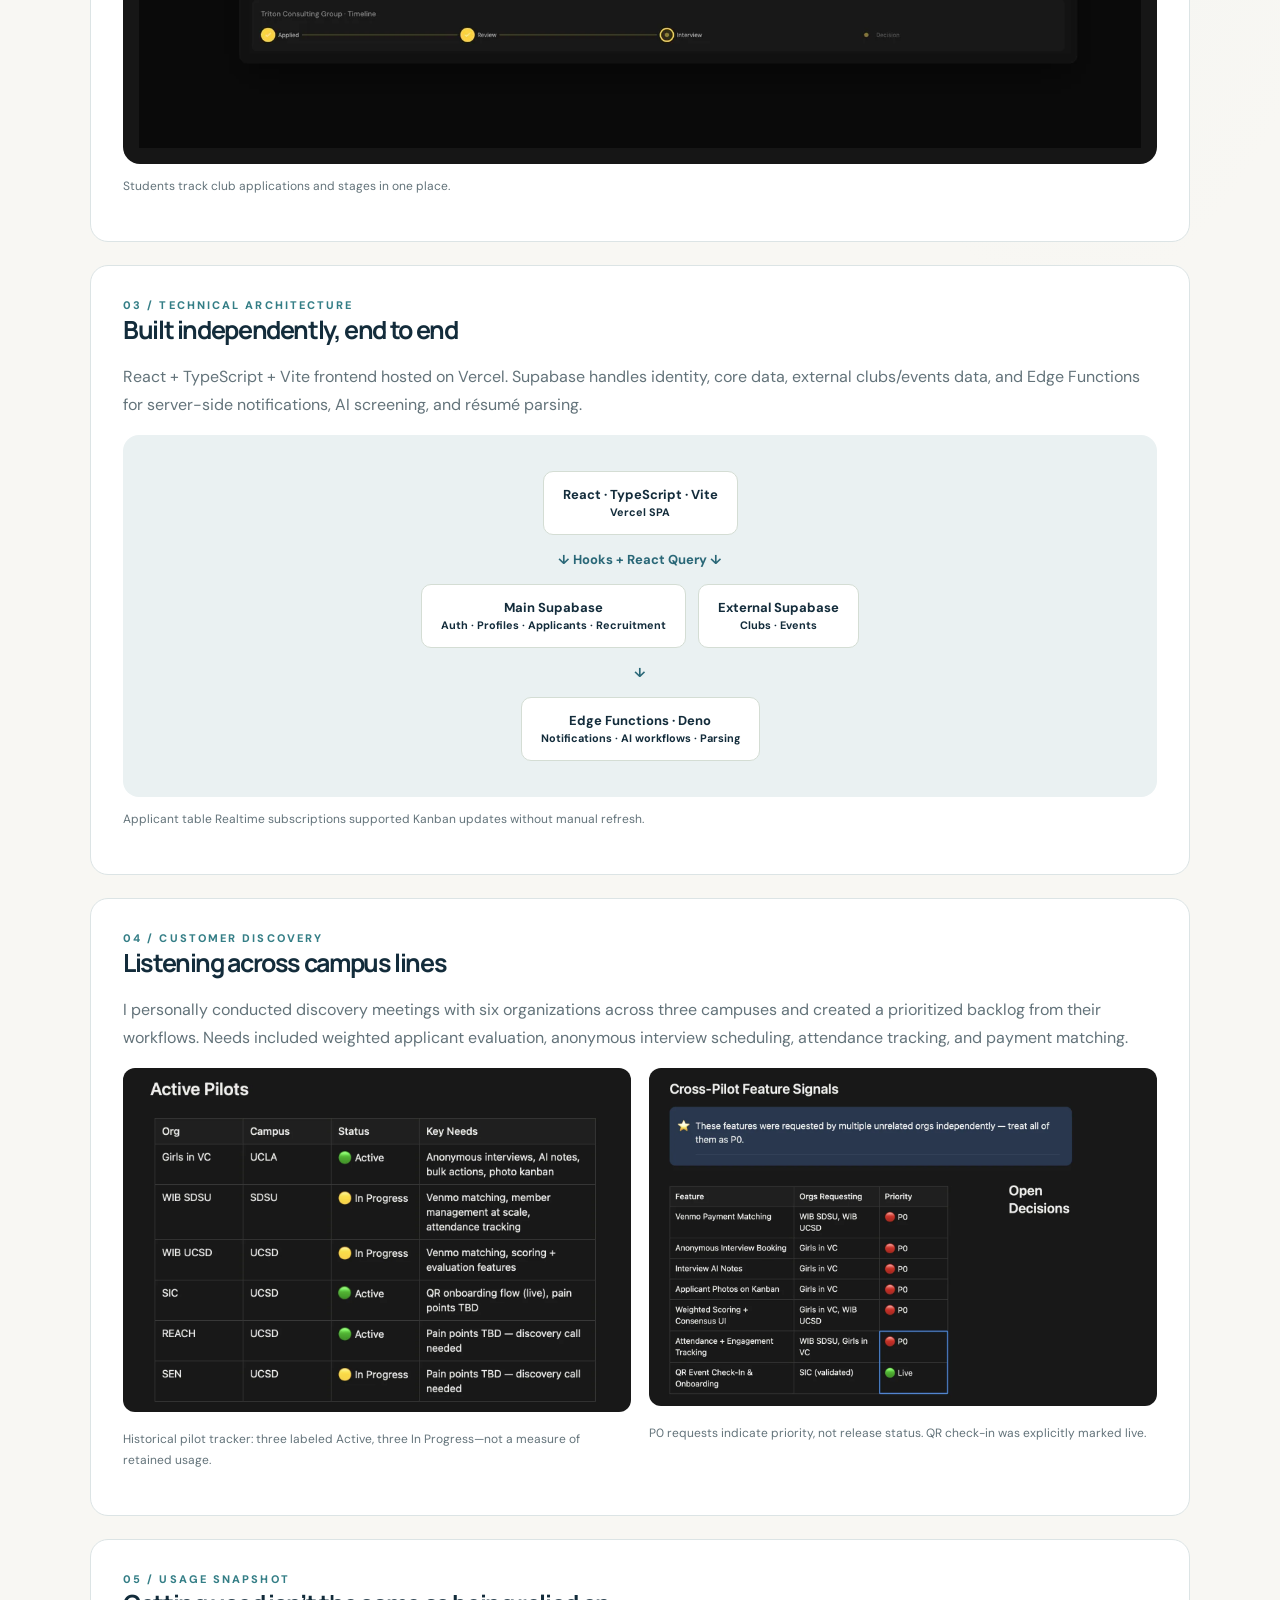
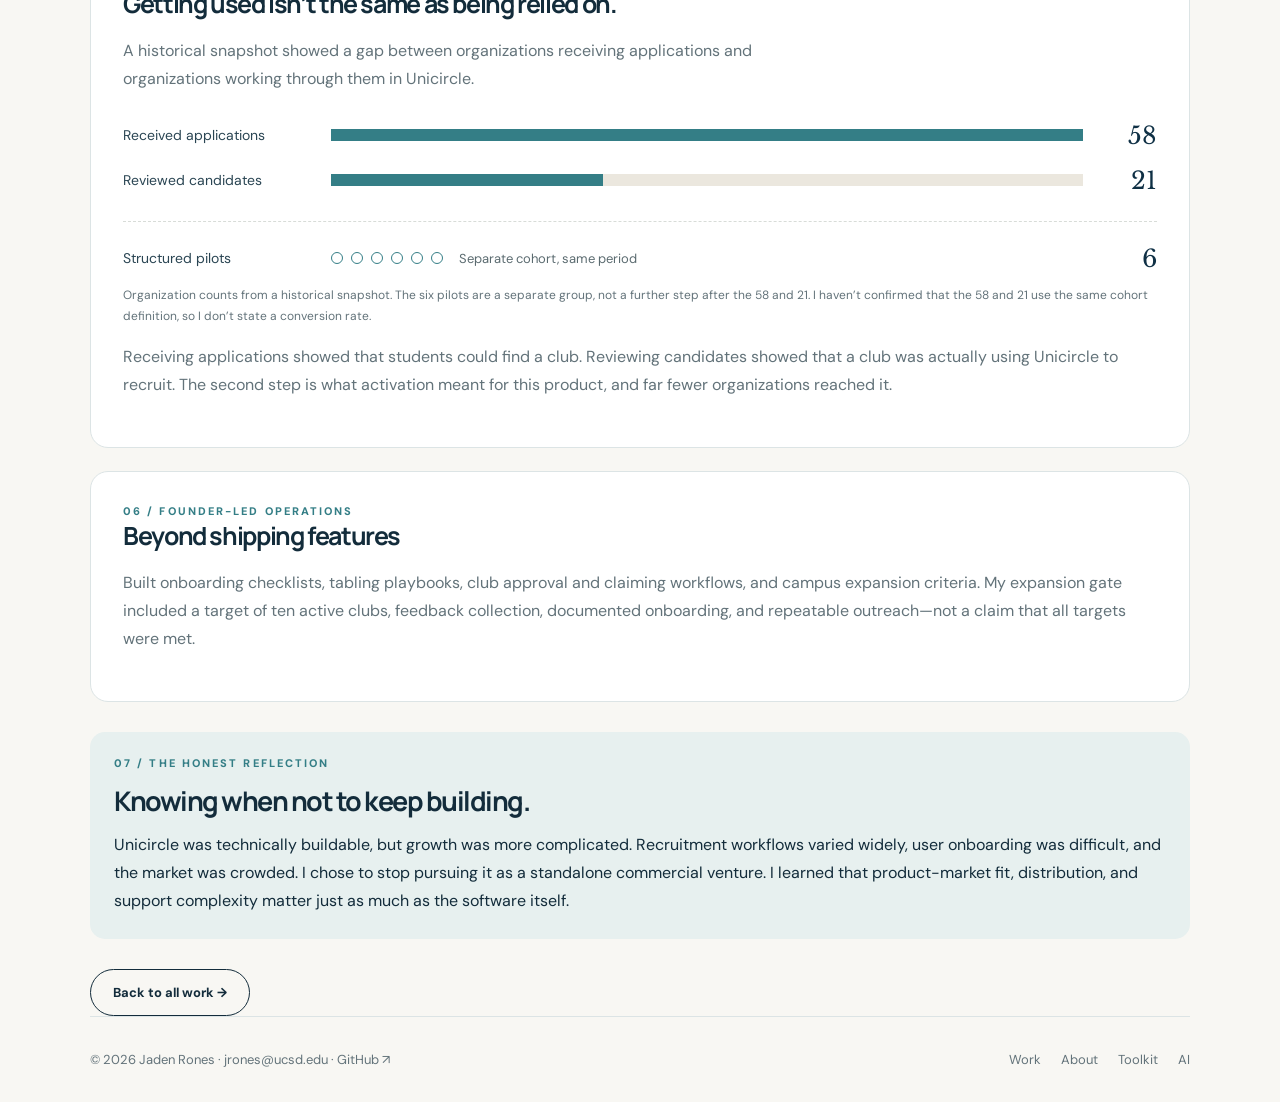
<file: unicircle.html>
<!DOCTYPE html>
<html lang="en"><head><meta charset="utf-8"/><meta content="width=device-width,initial-scale=1" name="viewport"/><meta content="Jaden Rones — UC San Diego communication student, product builder and founder." name="description"/><title>Unicircle · Jaden Rones</title><link href="style.css" rel="stylesheet"/><link href="case.css" rel="stylesheet"/></head><body><div class="wrap"><nav class="nav" aria-label="Primary"><a class="logo" href="index.html">Jaden Rones</a><div class="links"><a href="work.html" aria-current="page">Work</a><a href="about.html">About</a><a href="toolkit.html">Toolkit</a><a href="index.html#contact">Contact</a></div></nav><main><div class="pageintro"><a class="back" href="work.html">← All work</a><div class="eyebrow" style="margin-top:27px">Unicircle · Founder &amp; builder · 2026</div><h1>Finding your people shouldn't be this hard.</h1><p>I started Unicircle after struggling to discover campus communities as a transfer student. It grew into a two-sided recruitment platform—and taught me the difference between building a product and building a viable business.</p><span class="badge">0→1 product</span><span class="badge">Full-stack</span><span class="badge">Customer discovery</span></div><div class="feature"><img alt="Unicircle landing page screenshot" src="assets/unicircle-home.webp"/><div><div class="eyebrow">01 / The origin</div><h2>A problem I experienced</h2><p>As a commuter transfer student, I struggled to learn about clubs and events before they happened. I wanted the community discovery experience to feel intentional, not like luck.</p><p>Building the first directory led me to another problem: student organizations were managing recruitment through disconnected forms, spreadsheets, and group chats.</p></div></div><section class="panel"><div class="eyebrow">02 / The product</div><h3>Two different users. One connected system.</h3><p>Explore representative screenshots of the student and organization experiences I built. The interface shown uses example data.</p><div aria-label="Unicircle product screenshots" class="tabs" role="tablist"><button aria-selected="true" class="tab" data-shot="student">Student tracking</button><button aria-selected="false" class="tab" data-shot="pipeline">Recruitment pipeline</button><button aria-selected="false" class="tab" data-shot="evaluation">Weighted evaluation</button><button aria-selected="false" class="tab" data-shot="applicant">Applicant view</button></div><div class="screen"><img alt="Student applications dashboard" id="screenimg" src="assets/unicircle-student.webp"/></div><p class="fine" id="screencaption">Students track club applications and stages in one place.</p></section><div class="panel"><div class="eyebrow">03 / Technical architecture</div><h3>Built independently, end to end</h3><p>React + TypeScript + Vite frontend hosted on Vercel. Supabase handles identity, core data, external clubs/events data, and Edge Functions for server-side notifications, AI screening, and résumé parsing.</p><div class="mini-arch"><div class="node">React · TypeScript · Vite<br/><small>Vercel SPA</small></div><span class="arrow">↓ Hooks + React Query ↓</span><div class="node">Main Supabase<br/><small>Auth · Profiles · Applicants · Recruitment</small></div><div class="node">External Supabase<br/><small>Clubs · Events</small></div><span class="arrow">↓</span><div class="node">Edge Functions · Deno<br/><small>Notifications · AI workflows · Parsing</small></div></div><p class="fine">Applicant table Realtime subscriptions supported Kanban updates without manual refresh.</p></div><div class="panel"><div class="eyebrow">04 / Customer discovery</div><h3>Listening across campus lines</h3><p>I personally conducted discovery meetings with six organizations across three campuses and created a prioritized backlog from their workflows. Needs included weighted applicant evaluation, anonymous interview scheduling, attendance tracking, and payment matching.</p><div class="columns"><div><img alt="Historical pilot tracker with different adoption stages" src="assets/unicircle-pilots.webp" style="width:100%;border-radius:12px"/><p class="fine">Historical pilot tracker: three labeled Active, three In Progress—not a measure of retained usage.</p></div><div><img alt="Historical feature signal and priorities table" src="assets/unicircle-priorities.webp" style="width:100%;border-radius:12px"/><p class="fine">P0 requests indicate priority, not release status. QR check-in was explicitly marked live.</p></div></div></div><div class="panel"><div class="eyebrow">05 / Usage snapshot</div><h3>Getting used isn’t the same as being relied on.</h3><p class="pj-lede">A historical snapshot showed a gap between organizations receiving applications and organizations working through them in Unicircle.</p>
<div class="pj-bars" role="img" aria-label="58 organizations received applications. 21 organizations reviewed candidates.">
<div class="pj-bar"><span>Received applications</span><div class="pj-track"><i class="pj-fill" style="--w:100%"></i></div><b>58</b></div>
<div class="pj-bar"><span>Reviewed candidates</span><div class="pj-track"><i class="pj-fill" style="--w:36.2%"></i></div><b>21</b></div>
</div>
<div class="pj-cohort"><span>Structured pilots</span><div class="pj-units" aria-hidden="true"><i></i><i></i><i></i><i></i><i></i><i></i><small>Separate cohort, same period</small></div><b>6</b></div>
<p class="fine">Organization counts from a historical snapshot. The six pilots are a separate group, not a further step after the 58 and 21. I haven’t confirmed that the 58 and 21 use the same cohort definition, so I don’t state a conversion rate.</p>
<p>Receiving applications showed that students could find a club. Reviewing candidates showed that a club was actually using Unicircle to recruit. The second step is what activation meant for this product, and far fewer organizations reached it.</p></div><div class="panel"><div class="eyebrow">06 / Founder-led operations</div><h3>Beyond shipping features</h3><p>Built onboarding checklists, tabling playbooks, club approval and claiming workflows, and campus expansion criteria. My expansion gate included a target of ten active clubs, feedback collection, documented onboarding, and repeatable outreach—not a claim that all targets were met.</p></div><div class="callout"><div class="eyebrow">07 / The honest reflection</div><h3 style="font-size:27px;margin:12px 0">Knowing when not to keep building.</h3><p>Unicircle was technically buildable, but growth was more complicated. Recruitment workflows varied widely, user onboarding was difficult, and the market was crowded. I chose to stop pursuing it as a standalone commercial venture. I learned that product-market fit, distribution, and support complexity matter just as much as the software itself.</p></div><div class="actions"><a class="button" href="work.html">Back to all work →</a></div></main><script>const shots={student:['unicircle-student.webp','Students track club applications and stages in one place.'],pipeline:['unicircle-pipeline.webp','Recruitment teams manage candidates through a visual pipeline.'],evaluation:['unicircle-evaluation.webp','Weighted rubric and consensus UI support structured review.'],applicant:['unicircle-applicant.webp','Applicants see their progress and relevant updates.']};document.querySelectorAll('[data-shot]').forEach(b=>b.addEventListener('click',()=>{document.querySelectorAll('[data-shot]').forEach(x=>x.setAttribute('aria-selected',x===b));document.getElementById('screenimg').src='assets/'+shots[b.dataset.shot][0];document.getElementById('screencaption').textContent=shots[b.dataset.shot][1]}));</script><footer class="foot"><span>© 2026 Jaden Rones · <a href="mailto:jrones@ucsd.edu">jrones@ucsd.edu</a> · <a href="https://github.com/jadenrones2-blip" rel="noopener noreferrer" target="_blank">GitHub ↗</a></span><span class="foot-links"><a href="work.html">Work</a><a href="about.html">About</a><a href="toolkit.html">Toolkit</a><a href="ai.html">AI</a></span></footer></div><script src="motion.js"></script></body></html>
</file>
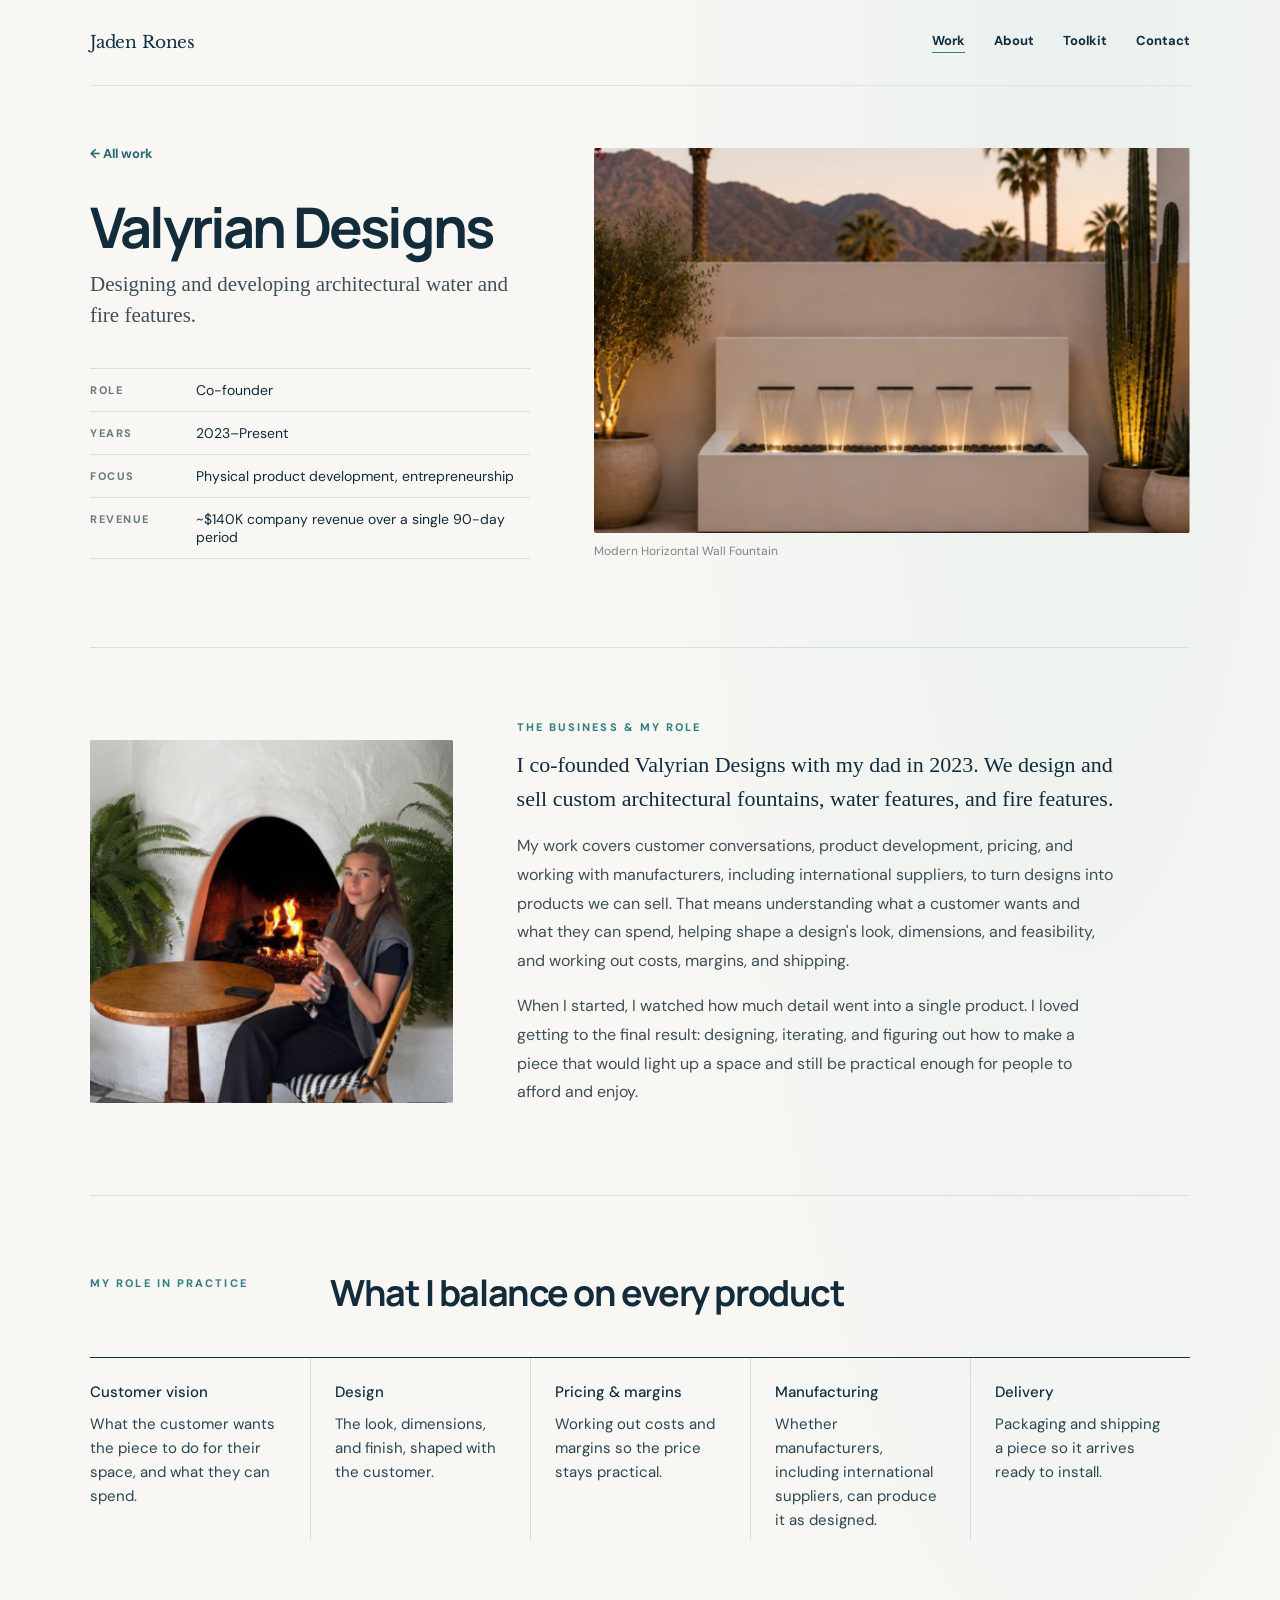
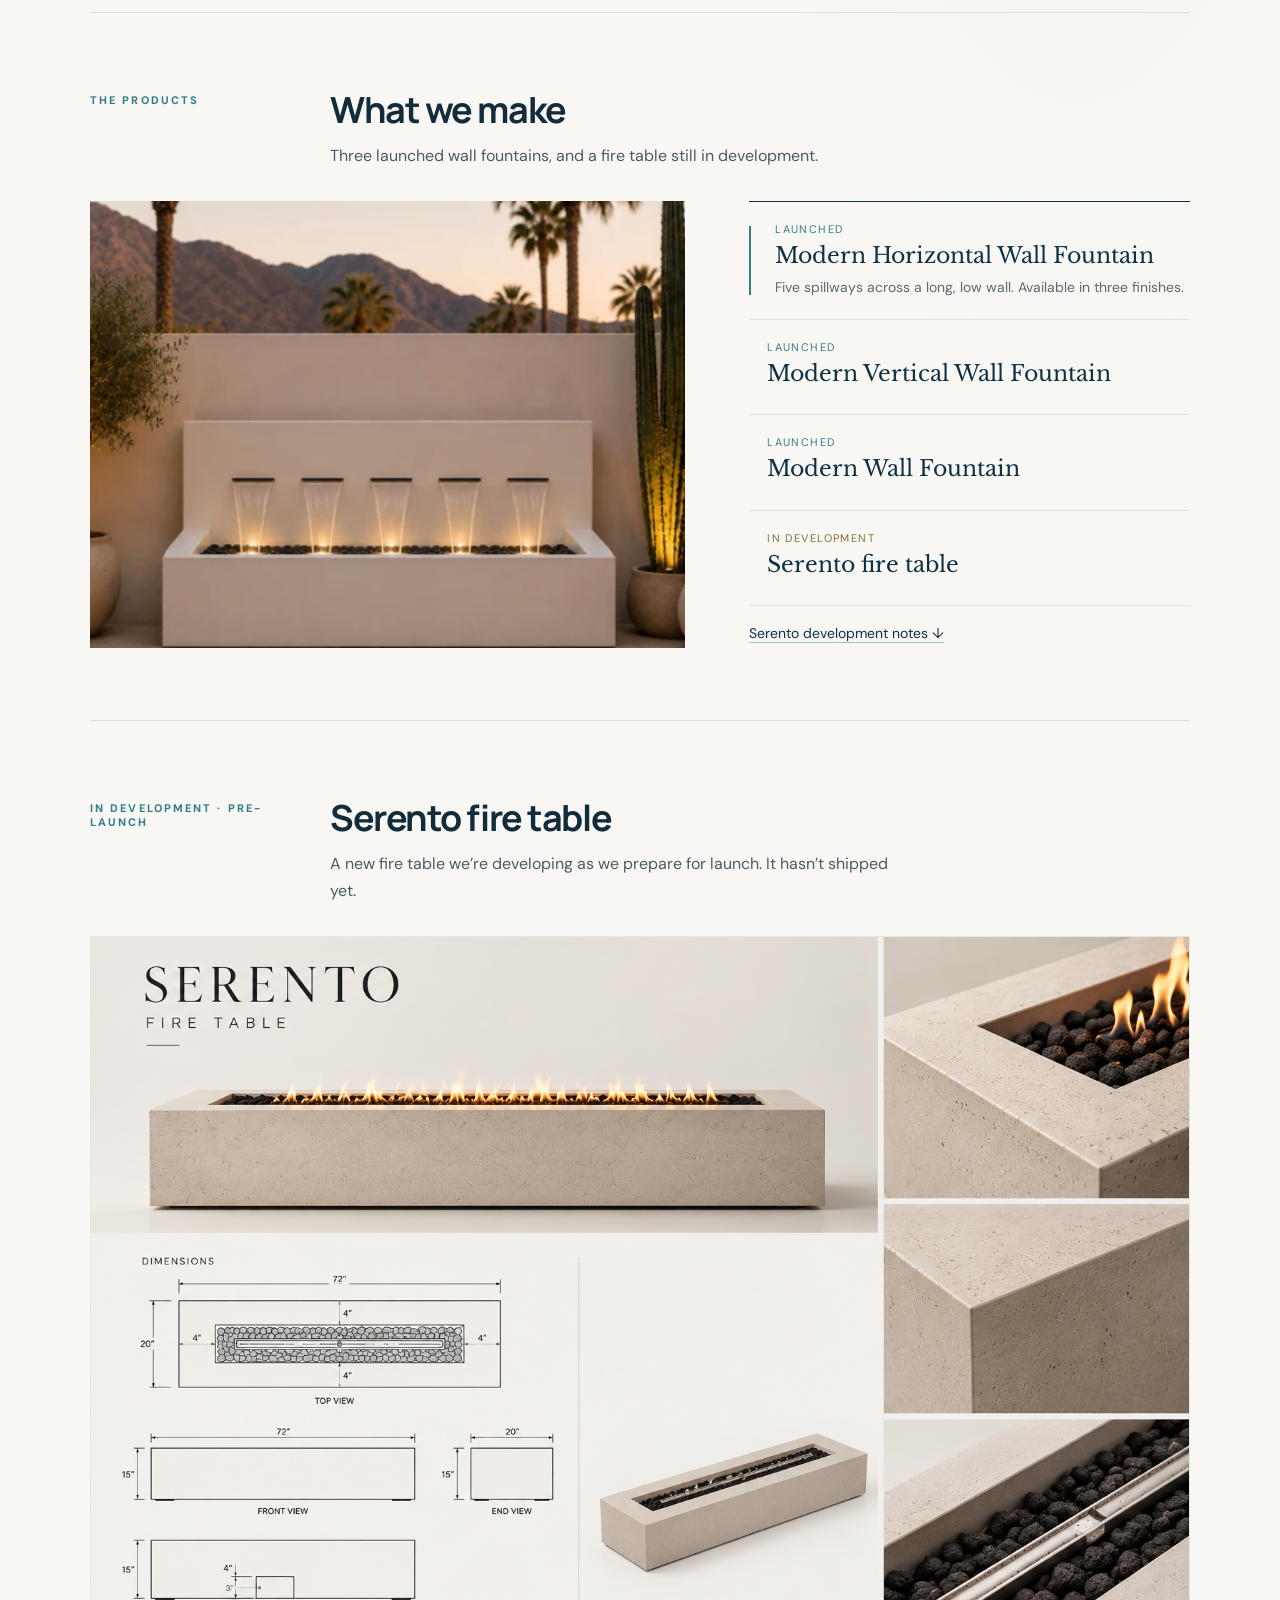
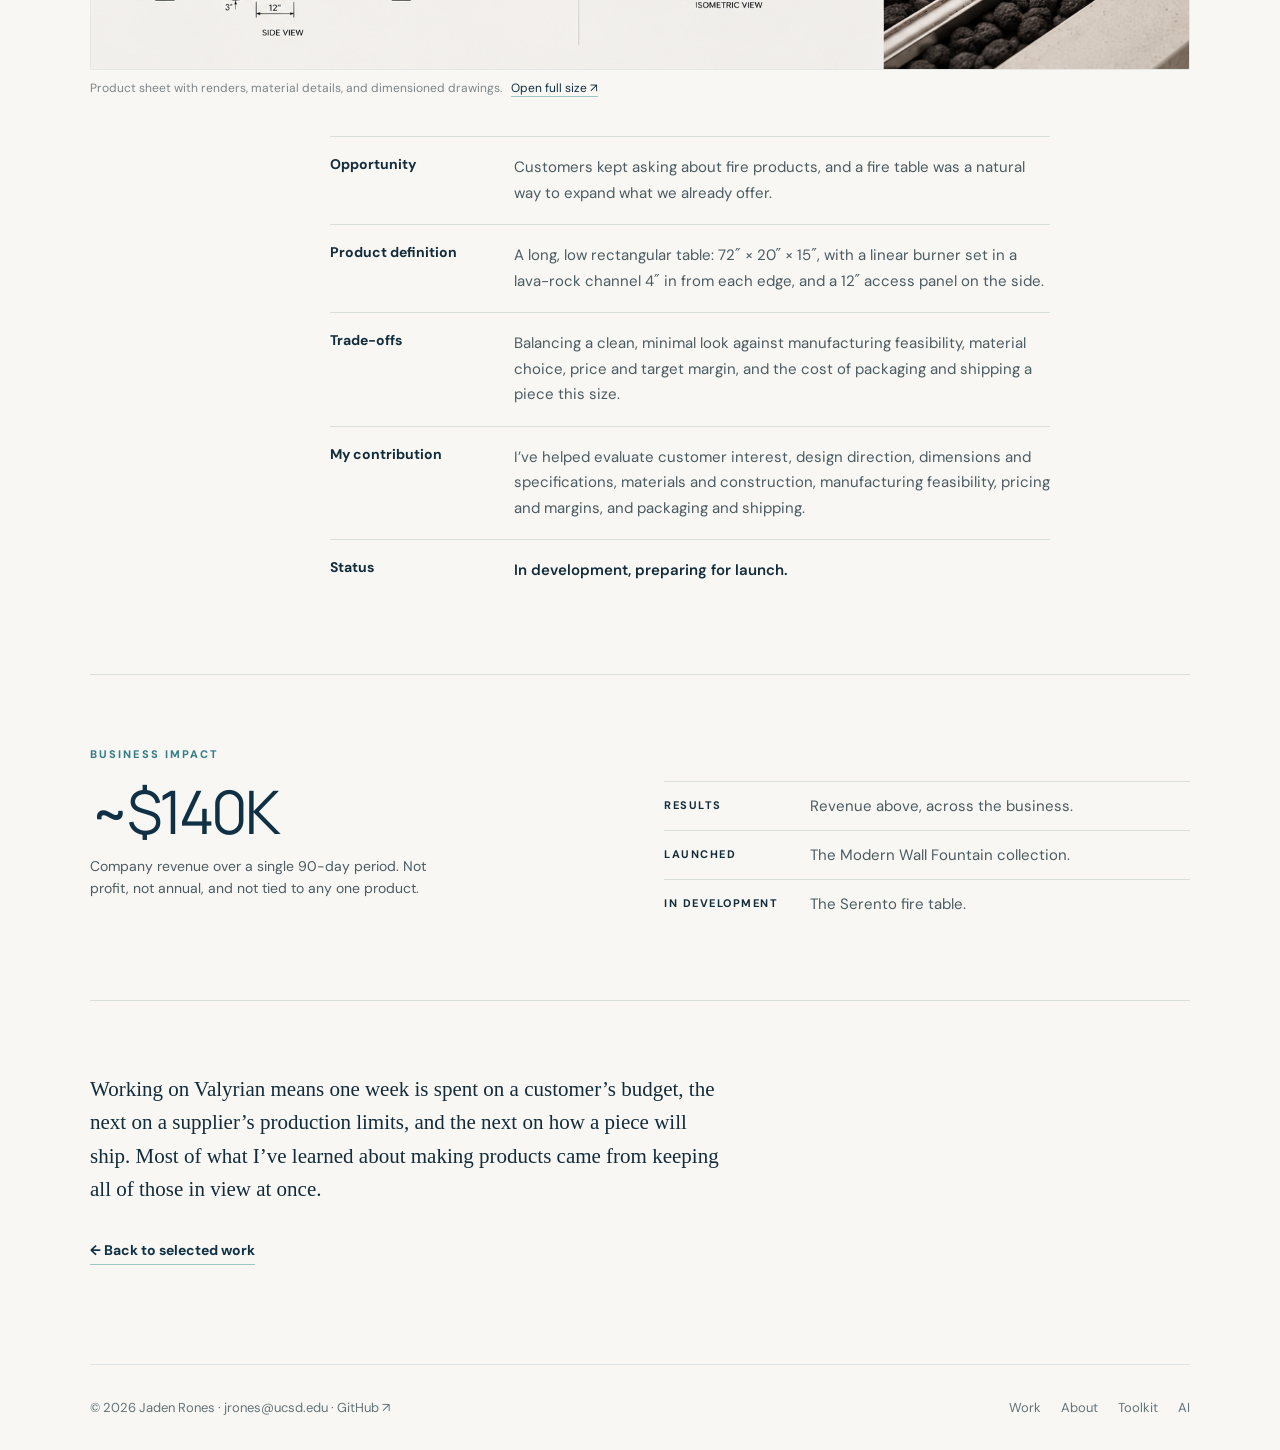
<file: valyrian.html>
<!DOCTYPE html>
<html lang="en"><head><meta charset="utf-8"/><meta content="width=device-width,initial-scale=1" name="viewport"/><meta content="Valyrian Designs — custom architectural fountains and fire features. Case study by Jaden Rones." name="description"/><title>Valyrian Designs · Jaden Rones</title><link href="style.css" rel="stylesheet"/><link href="case.css" rel="stylesheet"/><link href="valyrian.css" rel="stylesheet"/></head><body><div class="wrap"><nav class="nav" aria-label="Primary"><a class="logo" href="index.html">Jaden Rones</a><div class="links"><a href="work.html" aria-current="page">Work</a><a href="about.html">About</a><a href="toolkit.html">Toolkit</a><a href="index.html#contact">Contact</a></div></nav><main>
<header class="vd-hero">
  <div class="vd-hero-text">
    <a class="back" href="work.html">← All work</a>
    <h1>Valyrian Designs</h1>
    <p class="vd-sub">Designing and developing architectural water and fire features.</p>
    <dl class="vd-meta">
      <div><dt>Role</dt><dd>Co-founder</dd></div>
      <div><dt>Years</dt><dd>2023–Present</dd></div>
      <div><dt>Focus</dt><dd>Physical product development, entrepreneurship</dd></div>
      <div><dt>Revenue</dt><dd>~$140K company revenue over a single 90-day period</dd></div>
    </dl>
  </div>
  <figure class="vd-hero-img"><img alt="Modern Horizontal Wall Fountain by Valyrian Designs, with five lit spillways" src="assets/valyrian-fountain-horizontal.png"/><figcaption>Modern Horizontal Wall Fountain</figcaption></figure>
</header>

<section class="vd-split">
  <figure><img alt="Jaden Rones seated by a fireplace" src="assets/valyrian-jaden-fireplace.png"/></figure>
  <div>
    <div class="eyebrow">The business &amp; my role</div>
    <p class="vd-lead">I co-founded Valyrian Designs with my dad in 2023. We design and sell custom architectural fountains, water features, and fire features.</p>
    <p>My work covers customer conversations, product development, pricing, and working with manufacturers, including international suppliers, to turn designs into products we can sell. That means understanding what a customer wants and what they can spend, helping shape a design's look, dimensions, and feasibility, and working out costs, margins, and shipping.</p>
    <p>When I started, I watched how much detail went into a single product. I loved getting to the final result: designing, iterating, and figuring out how to make a piece that would light up a space and still be practical enough for people to afford and enjoy.</p>
  </div>
</section>

<section class="vd-section">
  <div class="vd-head"><div class="eyebrow">My role in practice</div><h2>What I balance on every product</h2></div>
  <div class="pj-quad pj-five">
    <div><h4>Customer vision</h4><p>What the customer wants the piece to do for their space, and what they can spend.</p></div>
    <div><h4>Design</h4><p>The look, dimensions, and finish, shaped with the customer.</p></div>
    <div><h4>Pricing &amp; margins</h4><p>Working out costs and margins so the price stays practical.</p></div>
    <div><h4>Manufacturing</h4><p>Whether manufacturers, including international suppliers, can produce it as designed.</p></div>
    <div><h4>Delivery</h4><p>Packaging and shipping a piece so it arrives ready to install.</p></div>
  </div>
</section>

<section class="vd-section vd-ex" aria-labelledby="vd-ex-h">
  <div class="vd-head"><div class="eyebrow">The products</div><h2 id="vd-ex-h">What we make</h2><p>Three launched wall fountains, and a fire table still in development.</p></div>
  <div class="vd-ex-grid" data-vdex>
    <div class="vd-ex-stage"><img class="on " alt="Modern Horizontal Wall Fountain with five lit spillways" src="assets/valyrian-fountain-horizontal.png" data-i="0"/><img class="" alt="Modern Vertical Wall Fountain in a corten-style finish" src="assets/valyrian-fountain-vertical.png" data-i="1" loading="lazy"/><img class="" alt="Modern Wall Fountain in black with two spouts" src="assets/valyrian-fountain-wall.png" data-i="2" loading="lazy"/><img class="sheet" alt="Serento fire table product sheet with renders and dimensioned drawings" src="assets/valyrian-serento.png" data-i="3" loading="lazy"/></div>
    <ol class="vd-ex-list"><li><button type="button" data-i="0" aria-pressed="true"><span class="vd-ex-st">Launched</span><span class="vd-ex-name">Modern Horizontal Wall Fountain</span><span class="vd-ex-d">Five spillways across a long, low wall. Available in three finishes.</span></button></li><li><button type="button" data-i="1" aria-pressed="false"><span class="vd-ex-st">Launched</span><span class="vd-ex-name">Modern Vertical Wall Fountain</span><span class="vd-ex-d">A tall single-column piece, shown here in a corten-style finish. Available in three finishes.</span></button></li><li><button type="button" data-i="2" aria-pressed="false"><span class="vd-ex-st">Launched</span><span class="vd-ex-name">Modern Wall Fountain</span><span class="vd-ex-d">Two spouts on a black panel. Available in three finishes.</span></button></li><li><button type="button" data-i="3" aria-pressed="false"><span class="vd-ex-st dev">In development</span><span class="vd-ex-name">Serento fire table</span><span class="vd-ex-d">72″ × 20″ × 15″ with a linear burner in a lava-rock channel. Not launched yet.</span></button></li>
      <li class="vd-ex-more"><a href="#serento">Serento development notes ↓</a></li>
    </ol>
  </div>
</section>

<section class="vd-section" id="serento">
  <div class="vd-head"><div class="eyebrow">In development · Pre-launch</div><h2>Serento fire table</h2><p>A new fire table we’re developing as we prepare for launch. It hasn’t shipped yet.</p></div>
  <figure class="vd-sheet"><a href="assets/valyrian-serento.png" target="_blank" rel="noopener"><img alt="Serento fire table product sheet: render, material and burner close-ups, and dimensioned top, front, end, side, and isometric drawings. 72 by 20 by 15 inches." src="assets/valyrian-serento.png"/></a><figcaption>Product sheet with renders, material details, and dimensioned drawings. <a href="assets/valyrian-serento.png" target="_blank" rel="noopener">Open full size ↗</a></figcaption></figure>
  <dl class="vd-notes">
    <div><dt>Opportunity</dt><dd>Customers kept asking about fire products, and a fire table was a natural way to expand what we already offer.</dd></div>
    <div><dt>Product definition</dt><dd>A long, low rectangular table: 72″ × 20″ × 15″, with a linear burner set in a lava-rock channel 4″ in from each edge, and a 12″ access panel on the side.</dd></div>
    <div><dt>Trade-offs</dt><dd>Balancing a clean, minimal look against manufacturing feasibility, material choice, price and target margin, and the cost of packaging and shipping a piece this size.</dd></div>
    <div><dt>My contribution</dt><dd>I’ve helped evaluate customer interest, design direction, dimensions and specifications, materials and construction, manufacturing feasibility, pricing and margins, and packaging and shipping.</dd></div>
    <div><dt>Status</dt><dd>In development, preparing for launch.</dd></div>
  </dl>
</section>

<section class="vd-section vd-impact">
  <div class="eyebrow">Business impact</div>
  <div class="vd-impact-grid">
    <p class="vd-figure">~$140K<span>Company revenue over a single 90-day period. Not profit, not annual, and not tied to any one product.</span></p>
    <ul>
      <li><strong>Results</strong> Revenue above, across the business.</li>
      <li><strong>Launched</strong> The Modern Wall Fountain collection.</li>
      <li><strong>In development</strong> The Serento fire table.</li>
    </ul>
  </div>
</section>

<section class="vd-section vd-close">
  <p>Working on Valyrian means one week is spent on a customer’s budget, the next on a supplier’s production limits, and the next on how a piece will ship. Most of what I’ve learned about making products came from keeping all of those in view at once.</p>
  <a class="vd-back" href="work.html">← Back to selected work</a>
</section>
</main><footer class="foot"><span>© 2026 Jaden Rones · <a href="mailto:jrones@ucsd.edu">jrones@ucsd.edu</a> · <a href="https://github.com/jadenrones2-blip" rel="noopener noreferrer" target="_blank">GitHub ↗</a></span><span class="foot-links"><a href="work.html">Work</a><a href="about.html">About</a><a href="toolkit.html">Toolkit</a><a href="ai.html">AI</a></span></footer></div><script src="valyrian.js"></script><script src="motion.js"></script></body></html>
</file>
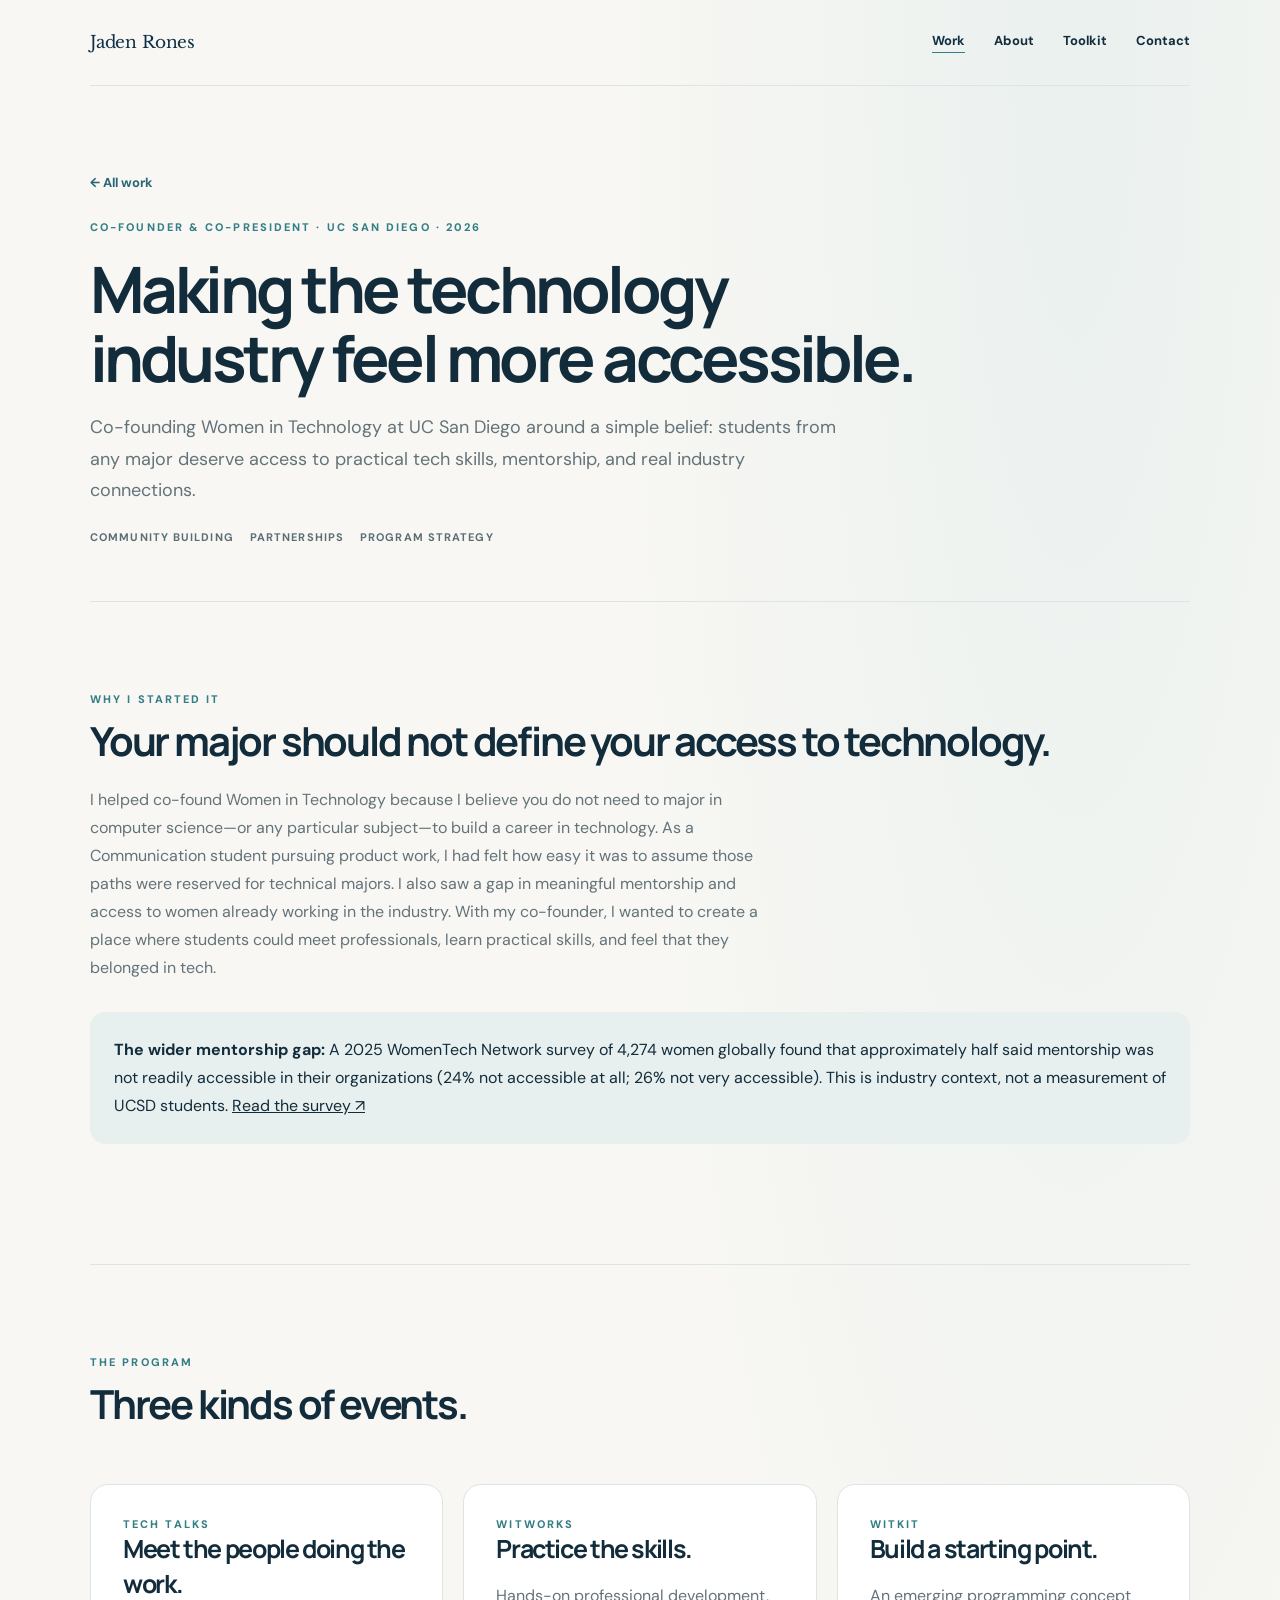
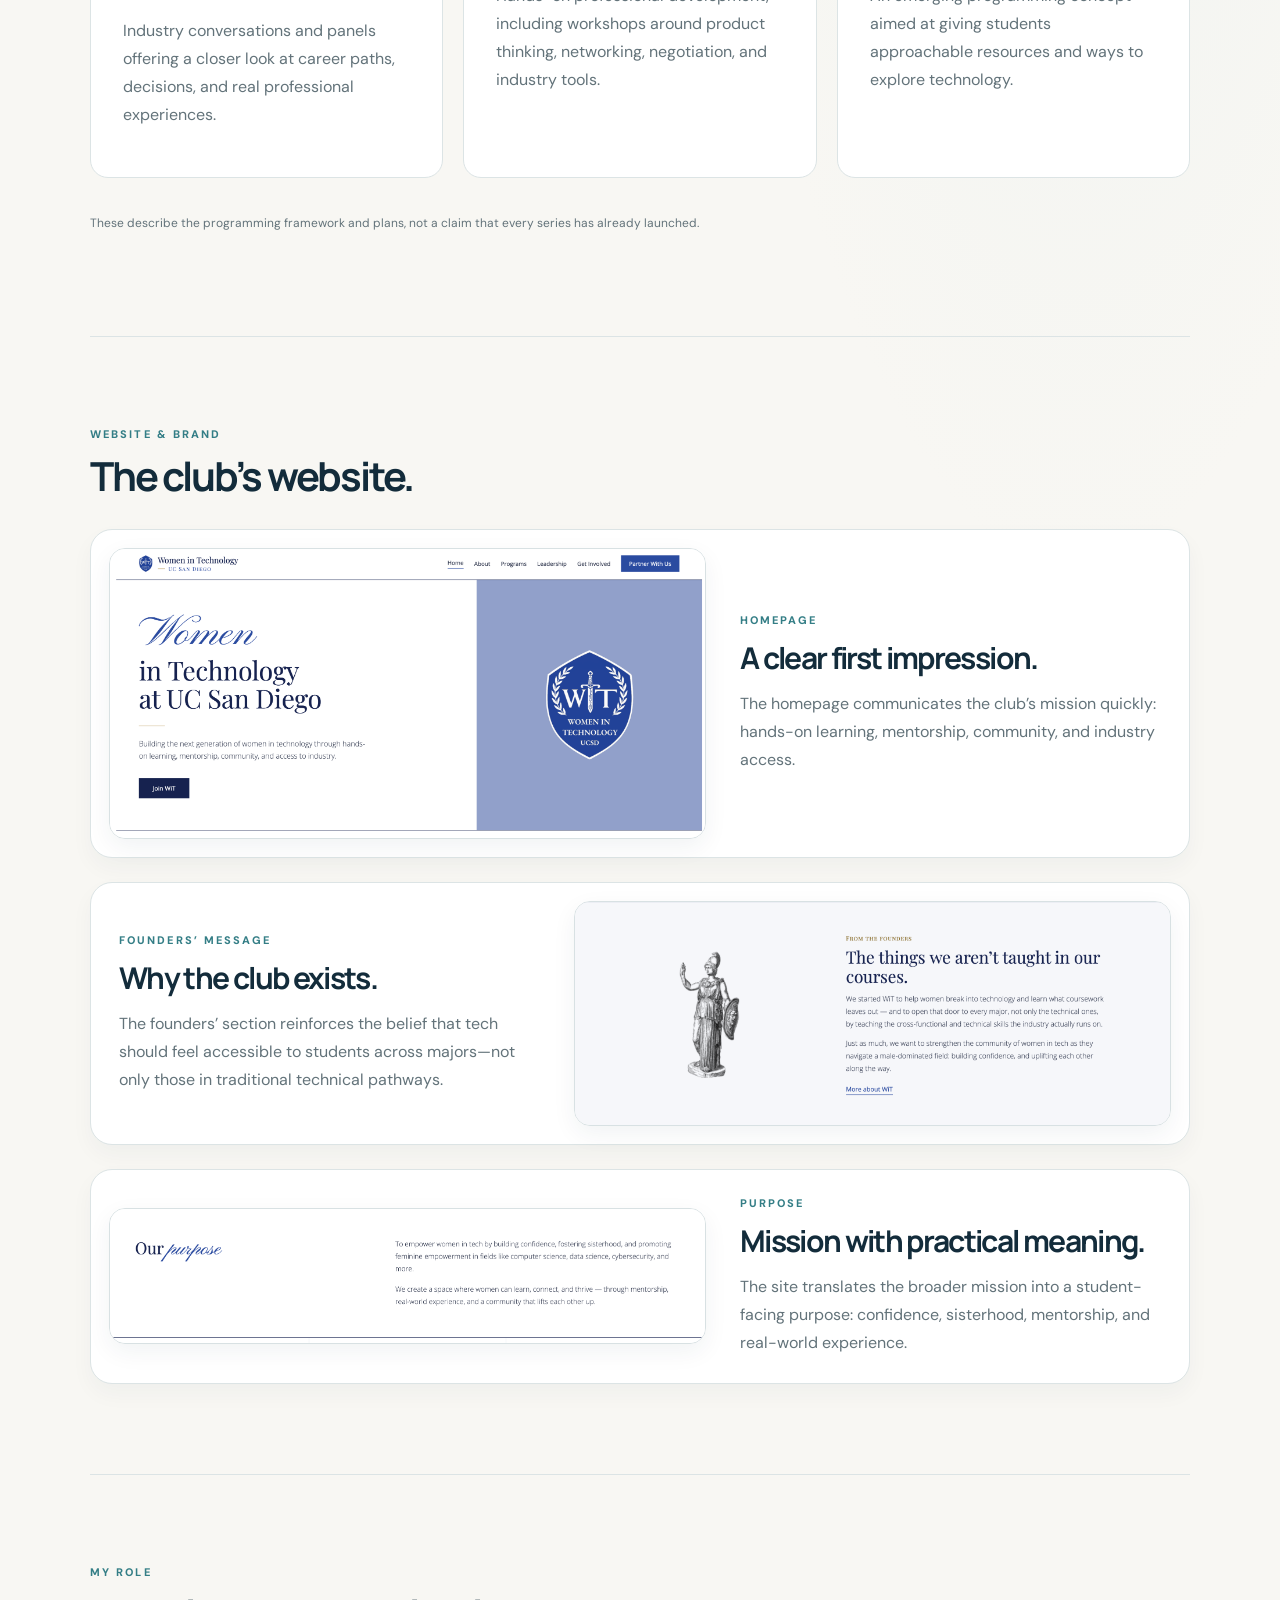
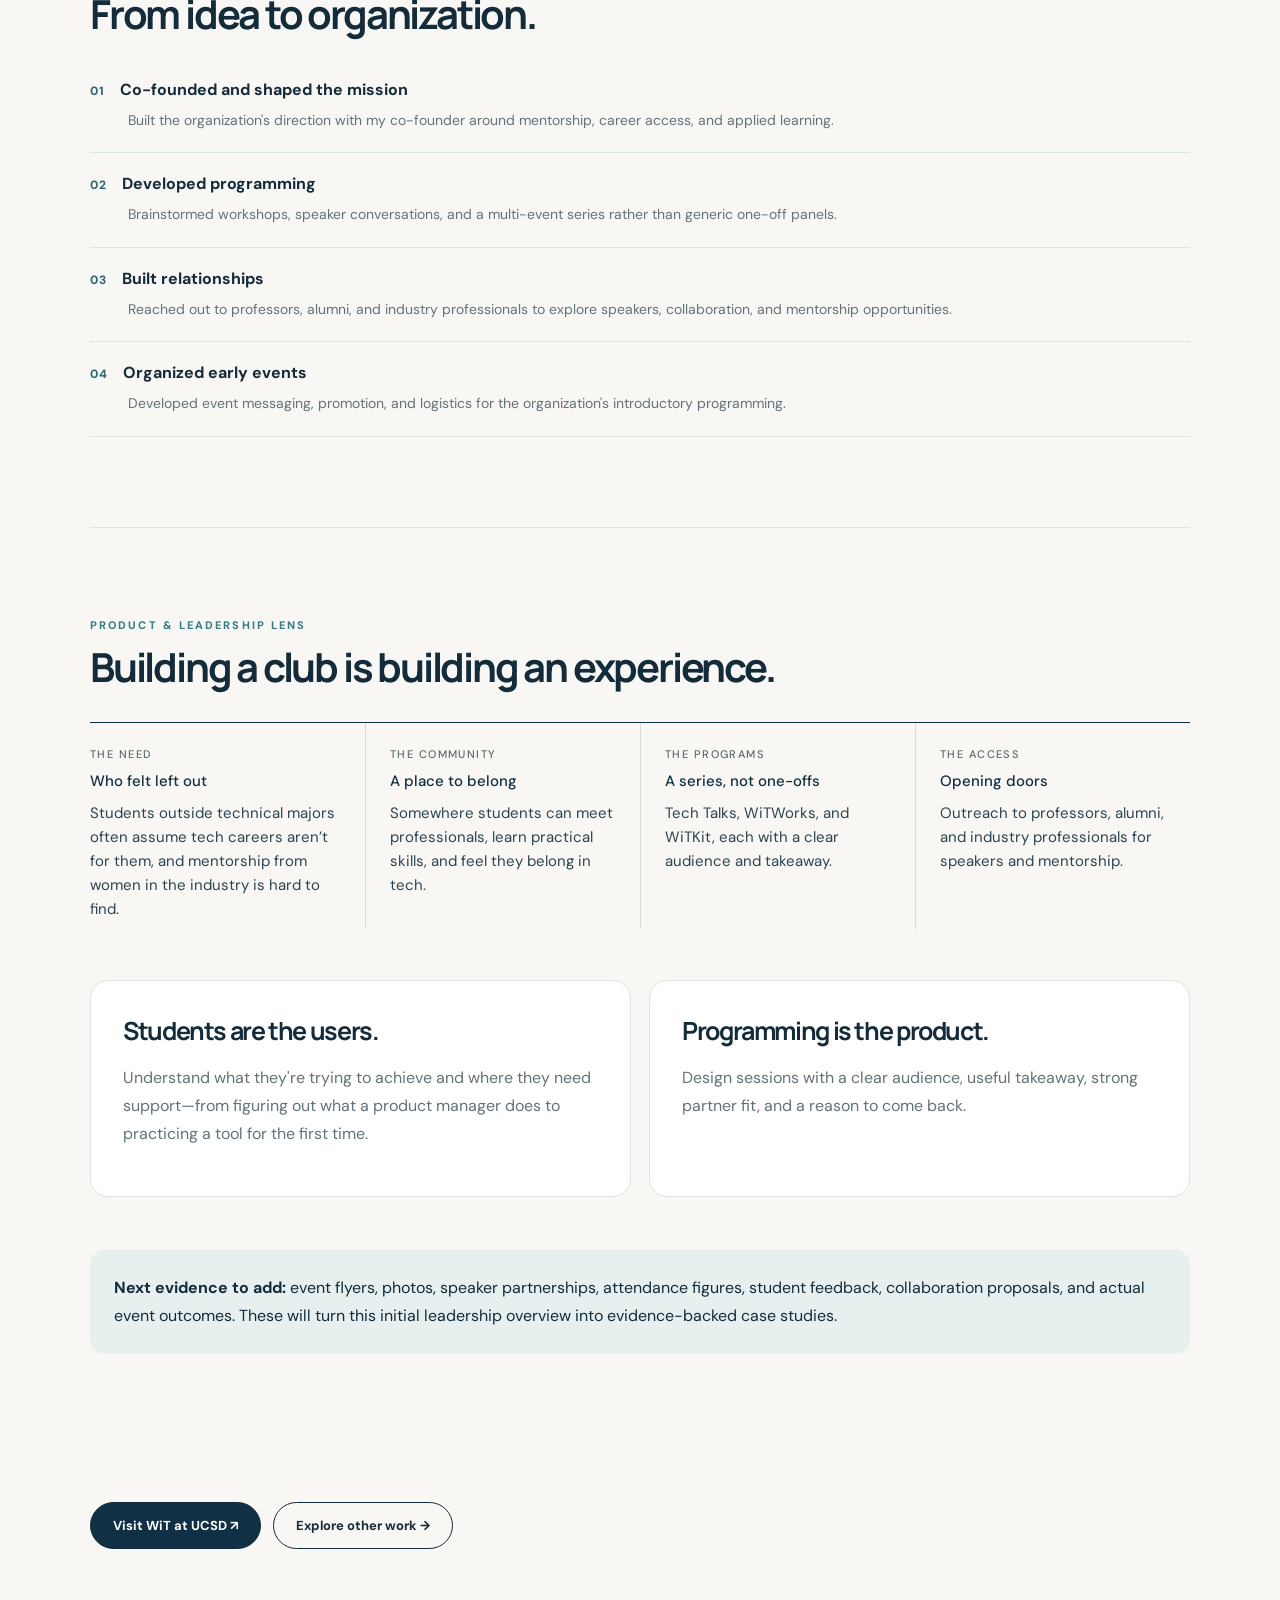
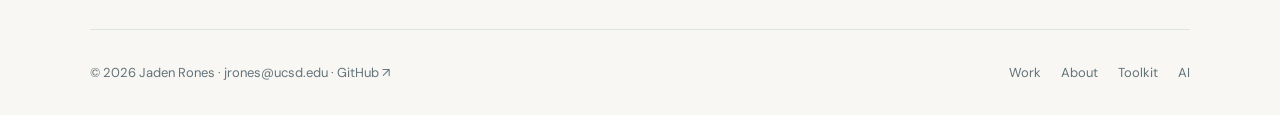
<file: women-in-tech.html>
<!DOCTYPE html>
<html lang="en"><head><meta charset="utf-8"/><meta content="width=device-width,initial-scale=1" name="viewport"/><meta content="Women in Technology at UC San Diego — community and programming case study by Jaden Rones." name="description"/><title>Women in Technology · Jaden Rones</title><link href="style.css" rel="stylesheet"/><link href="case.css" rel="stylesheet"/></head><body><div class="wrap"><nav class="nav" aria-label="Primary"><a class="logo" href="index.html">Jaden Rones</a><div class="links"><a href="work.html" aria-current="page">Work</a><a href="about.html">About</a><a href="toolkit.html">Toolkit</a><a href="index.html#contact">Contact</a></div></nav><main><header class="pageintro"><a class="back" href="work.html">← All work</a><div class="eyebrow" style="margin-top:28px">Co-founder &amp; Co-president · UC San Diego · 2026</div><h1>Making the technology industry feel more accessible.</h1><p>Co-founding Women in Technology at UC San Diego around a simple belief: students from any major deserve access to practical tech skills, mentorship, and real industry connections.</p><div><span class="badge">Community building</span><span class="badge">Partnerships</span><span class="badge">Program strategy</span></div></header><section class="section"><div class="eyebrow">Why I started it</div><h2>Your major should not define your access to technology.</h2><p class="sub">I helped co-found Women in Technology because I believe you do not need to major in computer science—or any particular subject—to build a career in technology. As a Communication student pursuing product work, I had felt how easy it was to assume those paths were reserved for technical majors. I also saw a gap in meaningful mentorship and access to women already working in the industry. With my co-founder, I wanted to create a place where students could meet professionals, learn practical skills, and feel that they belonged in tech.</p><div class="callout"><p><strong>The wider mentorship gap:</strong> A 2025 WomenTech Network survey of 4,274 women globally found that approximately half said mentorship was not readily accessible in their organizations (24% not accessible at all; 26% not very accessible). This is industry context, not a measurement of UCSD students. <a href="https://www.womentech.net/sites/default/files/2025-04/To%20Download%20%28Long%20Version%29%20Breaking%20Barriers%20Women%20in%20Tech%20Leadership%20Survey%20Report%202025.pdf" rel="noopener noreferrer" style="text-decoration:underline" target="_blank">Read the survey ↗</a></p></div></section><section class="section"><div class="eyebrow">The program</div><h2>Three kinds of events.</h2><div class="three"><div class="panel"><div class="eyebrow">Tech Talks</div><h3>Meet the people doing the work.</h3><p>Industry conversations and panels offering a closer look at career paths, decisions, and real professional experiences.</p></div><div class="panel"><div class="eyebrow">WiTWorks</div><h3>Practice the skills.</h3><p>Hands-on professional development, including workshops around product thinking, networking, negotiation, and industry tools.</p></div><div class="panel"><div class="eyebrow">WiTKit</div><h3>Build a starting point.</h3><p>An emerging programming concept aimed at giving students approachable resources and ways to explore technology.</p></div></div><p class="fine">These describe the programming framework and plans, not a claim that every series has already launched.</p></section><section class="section"><div class="eyebrow">Website &amp; brand</div><h2>The club’s website.</h2><div class="wit-gallery"><div class="gallery-card"><img alt="Homepage of Women in Technology at UC San Diego" src="assets/wit-home.png"/><div class="gallery-copy"><div class="eyebrow">Homepage</div><h3>A clear first impression.</h3><p>The homepage communicates the club’s mission quickly: hands-on learning, mentorship, community, and industry access.</p></div></div><div class="gallery-card reverse"><img alt="Founders story section from the Women in Technology website" src="assets/wit-founders.png"/><div class="gallery-copy"><div class="eyebrow">Founders’ message</div><h3>Why the club exists.</h3><p>The founders’ section reinforces the belief that tech should feel accessible to students across majors—not only those in traditional technical pathways.</p></div></div><div class="gallery-card"><img alt="Purpose section from the Women in Technology website" src="assets/wit-purpose.png"/><div class="gallery-copy"><div class="eyebrow">Purpose</div><h3>Mission with practical meaning.</h3><p>The site translates the broader mission into a student-facing purpose: confidence, sisterhood, mentorship, and real-world experience.</p></div></div></div></section><section class="section"><div class="eyebrow">My role</div><h2>From idea to organization.</h2><div class="steps"><div class="step"><b>Co-founded and shaped the mission</b><p>Built the organization's direction with my co-founder around mentorship, career access, and applied learning.</p></div><div class="step"><b>Developed programming</b><p>Brainstormed workshops, speaker conversations, and a multi-event series rather than generic one-off panels.</p></div><div class="step"><b>Built relationships</b><p>Reached out to professors, alumni, and industry professionals to explore speakers, collaboration, and mentorship opportunities.</p></div><div class="step"><b>Organized early events</b><p>Developed event messaging, promotion, and logistics for the organization's introductory programming.</p></div></div></section><section class="section"><div class="eyebrow">Product &amp; leadership lens</div><h2>Building a club is building an experience.</h2><div class="pj-quad" style="margin-bottom:28px">
<div><span class="pj-label">The need</span><h4>Who felt left out</h4><p>Students outside technical majors often assume tech careers aren’t for them, and mentorship from women in the industry is hard to find.</p></div>
<div><span class="pj-label">The community</span><h4>A place to belong</h4><p>Somewhere students can meet professionals, learn practical skills, and feel they belong in tech.</p></div>
<div><span class="pj-label">The programs</span><h4>A series, not one-offs</h4><p>Tech Talks, WiTWorks, and WiTKit, each with a clear audience and takeaway.</p></div>
<div><span class="pj-label">The access</span><h4>Opening doors</h4><p>Outreach to professors, alumni, and industry professionals for speakers and mentorship.</p></div>
</div><div class="columns"><div class="panel"><h3>Students are the users.</h3><p>Understand what they're trying to achieve and where they need support—from figuring out what a product manager does to practicing a tool for the first time.</p></div><div class="panel"><h3>Programming is the product.</h3><p>Design sessions with a clear audience, useful takeaway, strong partner fit, and a reason to come back.</p></div></div><div class="callout"><p><strong>Next evidence to add:</strong> event flyers, photos, speaker partnerships, attendance figures, student feedback, collaboration proposals, and actual event outcomes. These will turn this initial leadership overview into evidence-backed case studies.</p></div></section><div class="actions" style="margin-bottom:80px"><a class="button dark" href="https://witatucsd.netlify.app" rel="noopener noreferrer" target="_blank">Visit WiT at UCSD ↗</a><a class="button" href="work.html">Explore other work →</a></div></main><footer class="foot"><span>© 2026 Jaden Rones · <a href="mailto:jrones@ucsd.edu">jrones@ucsd.edu</a> · <a href="https://github.com/jadenrones2-blip" rel="noopener noreferrer" target="_blank">GitHub ↗</a></span><span class="foot-links"><a href="work.html">Work</a><a href="about.html">About</a><a href="toolkit.html">Toolkit</a><a href="ai.html">AI</a></span></footer></div><script src="motion.js"></script></body></html>
</file>
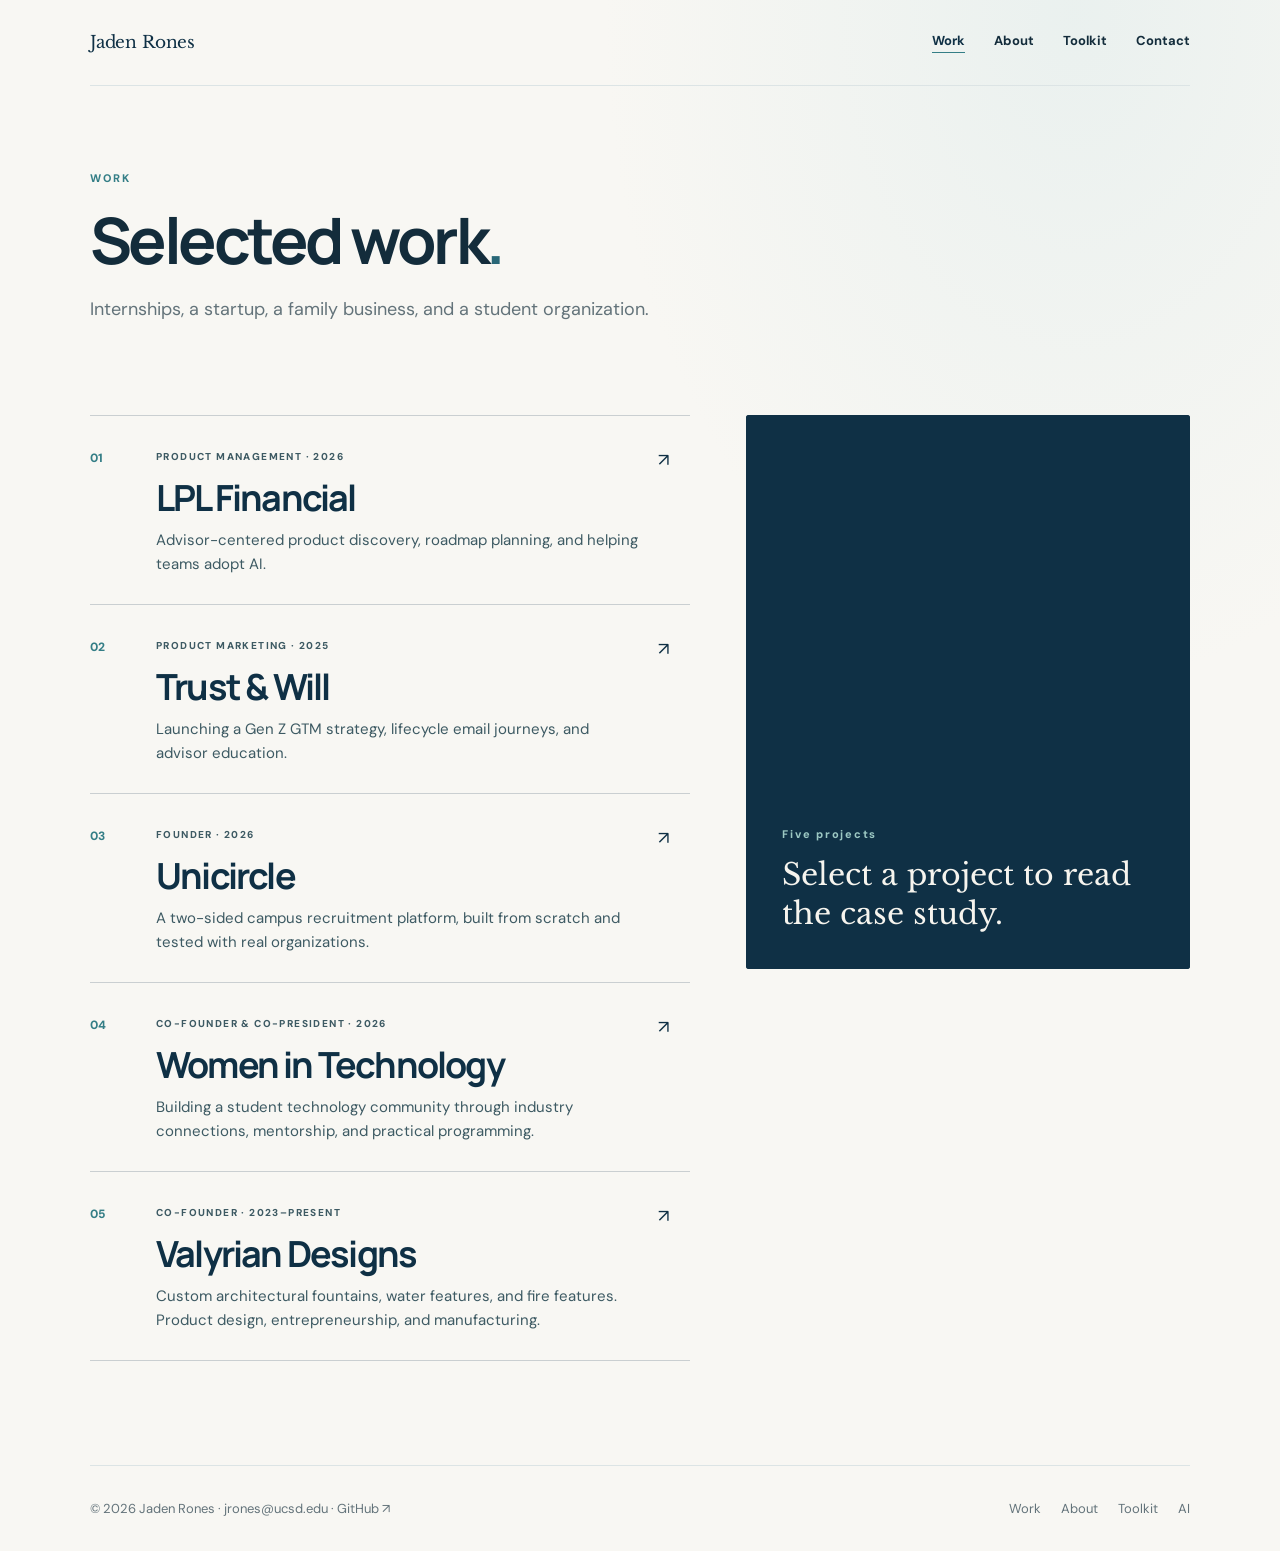
<file: work.html>
<!DOCTYPE html>
<html lang="en"><head><meta charset="utf-8"/><meta content="width=device-width,initial-scale=1" name="viewport"/><meta content="Jaden Rones — UC San Diego communication student, product builder and founder." name="description"/><title>Selected work · Jaden Rones</title><link href="style.css" rel="stylesheet"/><link href="home.css" rel="stylesheet"/><script>document.documentElement.classList.add('js')</script></head><body><div class="wrap"><nav class="nav" aria-label="Primary"><a class="logo" href="index.html">Jaden Rones</a><div class="links"><a href="work.html" aria-current="page">Work</a><a href="about.html">About</a><a href="toolkit.html">Toolkit</a><a href="index.html#contact">Contact</a></div></nav><main class="home-coast" style="background:transparent">
<div class="pageintro"><div class="eyebrow">Work</div><h1>Selected work<span style="color:var(--green)">.</span></h1><p>Internships, a startup, a family business, and a student organization.</p></div>
<section class="hc-work hc-work-page"><div class="inner">
  <div class="hc-work-grid">
    <div class="hc-list">
      <a class="hc-row" data-p="lpl" href="lpl.html"><span class="idx">01</span><div><span class="type">PRODUCT MANAGEMENT · 2026</span><h3>LPL Financial</h3><p>Advisor-centered product discovery, roadmap planning, and helping teams adopt AI.</p></div><span aria-hidden="true" class="arr">↗</span></a>
      <a class="hc-row" data-p="tw" href="trust-will.html"><span class="idx">02</span><div><span class="type">PRODUCT MARKETING · 2025</span><h3>Trust &amp; Will</h3><p>Launching a Gen Z GTM strategy, lifecycle email journeys, and advisor education.</p></div><span aria-hidden="true" class="arr">↗</span></a>
      <a class="hc-row" data-p="uc" href="unicircle.html"><span class="idx">03</span><div><span class="type">FOUNDER · 2026</span><h3>Unicircle</h3><p>A two-sided campus recruitment platform, built from scratch and tested with real organizations.</p></div><span aria-hidden="true" class="arr">↗</span></a>
      <a class="hc-row" data-p="wit" href="women-in-tech.html"><span class="idx">04</span><div><span class="type">CO-FOUNDER &amp; CO-PRESIDENT · 2026</span><h3>Women in Technology</h3><p>Building a student technology community through industry connections, mentorship, and practical programming.</p></div><span aria-hidden="true" class="arr">↗</span></a>
      <a class="hc-row" data-p="vd" href="valyrian.html"><span class="idx">05</span><div><span class="type">CO-FOUNDER · 2023–PRESENT</span><h3>Valyrian Designs</h3><p>Custom architectural fountains, water features, and fire features. Product design, entrepreneurship, and manufacturing.</p></div><span aria-hidden="true" class="arr">↗</span></a>
    </div>
    <div aria-hidden="true" class="hc-preview">
      <div class="hc-panel idle on" data-p="idle"><span>Five projects</span><strong>Select a project to read the case study.</strong></div>
      <div class="hc-logo" data-p="lpl" style="background:#ffffff"><img alt="" src="assets/logo-lpl.png" style="width:118%;height:auto"/></div>
      <div class="hc-logo" data-p="tw" style="background:#f3f2f0"><img alt="" src="assets/logo-trust-will.jpg" style="width:84%;height:auto"/></div>
      <div class="hc-logo" data-p="uc" style="background:#ffffff"><img alt="" src="assets/logo-unicircle.png" style="width:62%;height:auto"/></div>
      <div class="hc-logo" data-p="wit" style="background:#919fca"><img alt="" src="assets/logo-wit.png" style="width:100%;height:100%;object-fit:cover;object-position:52% 48%;transform:scale(1.35)"/></div>
      <div class="hc-logo" data-p="vd" style="background:#ffffff"><img alt="" src="assets/logo-valyrian.png" style="width:58%;height:auto"/></div>
    </div>
  </div>
</div></section>
</main><script src="home.js"></script><footer class="foot"><span>© 2026 Jaden Rones · <a href="mailto:jrones@ucsd.edu">jrones@ucsd.edu</a> · <a href="https://github.com/jadenrones2-blip" rel="noopener noreferrer" target="_blank">GitHub ↗</a></span><span class="foot-links"><a href="work.html">Work</a><a href="about.html">About</a><a href="toolkit.html">Toolkit</a><a href="ai.html">AI</a></span></footer></div><script src="motion.js"></script></body></html>
</file>
<file: style.css>
@import url('https://fonts.googleapis.com/css2?family=DM+Sans:wght@400;500;600;700&family=Manrope:wght@400;500;600;700;800&family=Libre+Baskerville:ital@0;1&display=swap');
:root{--ink:#132c3b;--muted:#63737a;--paper:#f8f7f3;--card:#ffffff;--line:#dce4e5;--green:#296777;--lime:#d5e7e6;--navy:#0f3045;--sea:#347e86;--sand:#e6dacc;--spray:#e8f1f1}*{box-sizing:border-box}html{scroll-behavior:smooth}body{margin:0;background:var(--paper);color:var(--ink);font-family:'DM Sans',system-ui,sans-serif}h1,h2,h3,h4{font-family:Manrope,system-ui,sans-serif;letter-spacing:-.055em;margin:0}a{text-decoration:none;color:inherit}p{line-height:1.75}button{font:inherit;cursor:pointer}.wrap{width:min(1100px,calc(100% - 48px));margin:auto}.nav{height:86px;display:flex;align-items:center;justify-content:space-between;border-bottom:1px solid var(--line)}.logo{font-family:Manrope,sans-serif;font-weight:800;font-size:22px;letter-spacing:-.07em}.logo span{color:#4c9d9d}.links{display:flex;align-items:center;gap:29px;font-size:13px;font-weight:700}.links a:hover,.foot a:hover{color:var(--green)}.pill{background:var(--ink);color:#fff;border-radius:99px;padding:12px 19px}.pill:hover{background:var(--green);color:white!important}.eyebrow{font-size:11px;letter-spacing:.19em;text-transform:uppercase;color:var(--green);font-weight:800}.hero{display:grid;grid-template-columns:1.3fr .8fr;gap:64px;align-items:center;min-height:610px;padding:84px 0}.hero h1{font-size:clamp(58px,7.4vw,106px);line-height:1.035;margin:25px 0}.hero h1 em{font-family:"Libre Baskerville",Georgia,serif;font-weight:400;letter-spacing:-.085em;font-style:italic;color:var(--sea)}.lead{font-size:19px;max-width:620px;color:#52605a;line-height:1.75}.actions{display:flex;flex-wrap:wrap;align-items:center;gap:12px;margin-top:28px}.button{display:inline-block;border-radius:50px;padding:14px 22px;border:1px solid var(--ink);font-weight:700;font-size:13px}.button.dark{background:var(--ink);color:white}.button:hover{transform:translateY(-2px)}.portrait{aspect-ratio:4/5;background:linear-gradient(155deg,#d7e5e8,#e8edeb 48%,#e6dacc);border-radius:190px 190px 24px 24px;display:flex;flex-direction:column;justify-content:center;align-items:center;padding:25px;text-align:center;border:1px solid #cddcdb}.portrait .icon{font-size:68px;color:#74a8ac}.portrait b{font-size:15px;margin:12px 0 0}.portrait small{font-size:12px;color:#627168;line-height:1.5}.section{padding:90px 0;border-top:1px solid var(--line)}.section h2{font-size:clamp(35px,4vw,53px);margin:12px 0 22px}.sub{font-size:16px;color:var(--muted);max-width:690px}.three{display:grid;grid-template-columns:repeat(3,1fr);gap:20px;margin-top:34px}.project{background:#fff;border:1px solid var(--line);border-radius:17px;overflow:hidden;display:flex;flex-direction:column;transition:transform .2s,box-shadow .2s}.project:hover{transform:translateY(-5px);box-shadow:0 18px 40px #23352911}.project .top{height:170px;padding:25px;display:flex;align-items:flex-end;font-family:Manrope,sans-serif;font-size:24px;font-weight:800;letter-spacing:-.05em}.project .inside{padding:26px;flex:1}.project h3{font-size:21px}.project p{color:var(--muted);font-size:14px;line-height:1.65}.project .more{display:block;margin-top:28px;font-weight:800;color:var(--green);font-size:13px}.p-lpl{background:linear-gradient(145deg,#0e334f,#32657a);color:#f6f8f8}.p-tw{background:linear-gradient(145deg,#e4d8ca,#f2e7dd);color:#684b41}.p-uni{background:linear-gradient(145deg,#172a30,#345458);color:#e6ddd0}.quote{background:#e7f0f0;border-radius:22px;padding:46px;max-width:820px;margin-top:30px}.quote p{font-family:Manrope,sans-serif;font-weight:700;letter-spacing:-.035em;font-size:clamp(23px,3vw,32px);line-height:1.45;margin:0}.foot{display:flex;justify-content:space-between;gap:20px;color:var(--muted);font-size:13px;padding:34px 0;border-top:1px solid var(--line)}.pageintro{padding:85px 0 55px;max-width:850px}.pageintro h1{font-size:clamp(45px,6vw,78px);line-height:1.1;margin:20px 0}.pageintro p{font-size:18px;color:var(--muted);max-width:760px}.back{font-size:13px;font-weight:700;color:var(--green)}.stats{display:grid;grid-template-columns:repeat(3,1fr);gap:14px;margin-bottom:50px}.stat{border:1px solid var(--line);background:white;border-radius:12px;padding:21px}.stat strong{font-size:28px;font-family:Manrope}.stat small{display:block;margin-top:7px;line-height:1.5;color:var(--muted)}.feature{display:grid;grid-template-columns:1fr 1fr;gap:50px;align-items:center;margin:55px 0}.feature img{width:100%;border-radius:14px;max-height:400px;object-fit:cover;object-position:top}.feature h2{font-size:35px}.feature p{color:var(--muted)}.panel{background:#fff;border:1px solid var(--line);border-radius:18px;padding:32px;margin:23px 0}.panel h3{font-size:25px;margin-bottom:12px}.panel p{color:var(--muted)}.badge{display:inline-block;background:#e6f1f1;color:#276b75;font-size:11px;padding:7px 11px;border-radius:20px;font-weight:800;letter-spacing:.03em;margin:5px 5px 5px 0}.columns{display:grid;grid-template-columns:1fr 1fr;gap:18px}.steps{counter-reset:step}.step{padding:20px 0;border-bottom:1px solid var(--line)}.step:before{counter-increment:step;content:counter(step,decimal-leading-zero);color:var(--green);font-size:12px;font-weight:800;letter-spacing:.1em;margin-right:15px}.step b{font-size:16px}.step p{margin:8px 0 0 38px;color:var(--muted);font-size:14px}.tabs{display:flex;gap:9px;flex-wrap:wrap;margin:19px 0}.tab{background:#fff;border:1px solid var(--line);padding:11px 16px;border-radius:25px;color:var(--ink)}.tab[aria-selected=true]{background:var(--ink);color:white}.screen{background:#161616;border-radius:17px;padding:16px}.screen img{display:block;width:100%;height:auto;max-height:610px;object-fit:contain}.fine{font-size:12px;color:var(--muted)}.mini-arch{text-align:center;padding:30px;border-radius:16px;background:#eaf1f2;font-size:13px;font-weight:700}.mini-arch .node{display:inline-block;background:white;border:1px solid #d4ddd4;border-radius:10px;padding:14px 19px;margin:6px}.mini-arch .arrow{display:block;color:var(--green);padding:10px}.callout{background:#e7f0ef;border-radius:15px;padding:24px;margin:30px 0}.callout p{margin:0}.about-grid{display:grid;grid-template-columns:1fr 1fr;gap:34px}.about-grid h2{font-size:35px}.about-grid p{color:var(--muted)}@media(max-width:780px){.wrap{width:min(100% - 32px,1100px)}.nav{height:72px}.links{gap:15px}.links a{font-size:12px}.links .pill{padding:9px 12px}.hero{grid-template-columns:1fr;gap:25px;padding:55px 0;min-height:0}.hero h1{font-size:58px}.portrait{width:min(100%,320px);aspect-ratio:1.2;border-radius:25px}.three,.stats,.feature,.columns,.about-grid{grid-template-columns:1fr}.section{padding:60px 0}.feature{gap:20px}.quote{padding:27px}.foot{flex-direction:column}.pageintro{padding:55px 0 35px}.pageintro h1{font-size:47px}}

/* Corporate coastal refinement · restrained editorial typography, marine palette */
body{background:radial-gradient(ellipse at 84% 1%,rgba(208,229,231,.35),transparent 31%),var(--paper)}
.nav{position:relative}.nav:after{content:"";position:absolute;bottom:-1px;left:0;width:75px;height:2px;background:var(--sea)}
.hero{position:relative}.hero:before{content:"";position:absolute;right:22%;top:10%;width:180px;height:180px;border:1px solid rgba(68,133,147,.10);border-radius:50%;pointer-events:none}
.eyebrow{color:var(--sea)}.pill,.button.dark{background:var(--navy)}.button{transition:transform .2s,background .2s}.button.dark:hover{background:var(--sea)}
.project .top{position:relative}.project .top:before{content:"";position:absolute;right:19px;top:20px;border:1px solid currentColor;width:27px;height:27px;border-radius:50%;opacity:.35}
.project .top:after{content:"↗";position:absolute;right:26px;top:23px;font-size:13px;opacity:.75}
.project{box-shadow:0 8px 24px rgba(13,48,66,.025)}.project:hover{box-shadow:0 17px 44px rgba(13,48,66,.12)}
.quote{border:1px solid #d0e1e1}.quote p{font-family:"Libre Baskerville",Georgia,serif;font-weight:400;letter-spacing:-.025em;line-height:1.57}
.portrait{overflow:hidden}.portrait:after{content:"";position:absolute;inset:auto 0 0;height:45px;background:repeating-linear-gradient(169deg,transparent 0 30px,rgba(40,110,126,.08) 31px 32px,transparent 33px 61px);pointer-events:none}.portrait{position:relative}
.coastal-rule{height:1px;background:linear-gradient(90deg,var(--sea),#d6e2e2 36%,transparent 100%);margin:25px 0}
.signature-line{font-family:"Libre Baskerville",Georgia,serif;font-style:italic;color:var(--sea);font-size:19px}
@media(max-width:780px){.hero:before{display:none}.links{gap:12px}.links .pill{display:none}}


/* Headshot + testimonial refinements */
.portrait.photo{padding:0;align-items:stretch;justify-content:stretch;background:#dfe8ea}
.portrait.photo img{width:100%;height:100%;object-fit:cover;display:block}
.about-hero{display:grid;grid-template-columns:.8fr 1.2fr;gap:34px;align-items:center;margin-bottom:30px}
.about-photo{background:#e5ebeb;border:1px solid var(--line);border-radius:28px;overflow:hidden;box-shadow:0 10px 24px rgba(13,48,66,.06)}
.about-photo img{display:block;width:100%;height:100%;object-fit:cover;aspect-ratio:4/5}
.about-copy h2{font-size:36px;margin:0 0 12px}
.about-copy p{color:var(--muted)}
.testimonial-card{background:linear-gradient(180deg,#ffffff,#f5f8f8);border:1px solid var(--line);border-radius:22px;padding:34px;max-width:850px;box-shadow:0 10px 28px rgba(13,48,66,.05)}
.testimonial-card.full{max-width:none}
.testimonial-quote{font-family:"Libre Baskerville",Georgia,serif;font-size:26px;line-height:1.65;letter-spacing:-.02em;color:var(--ink);margin:0}
.testimonial-quote.small-gap{margin-top:18px}
.testimonial-meta{display:flex;flex-direction:column;gap:6px;margin-top:22px}
.testimonial-meta strong{font-size:16px}
.testimonial-meta span{color:var(--muted);font-size:14px}
@media(max-width:780px){.about-hero{grid-template-columns:1fr}.testimonial-quote{font-size:21px}.testimonial-card{padding:24px}}

/* Curated peer recommendations */
.testimonial-pair{display:grid;grid-template-columns:1fr 1fr;gap:18px;margin-top:26px}.testimonial-card.compact{max-width:none;padding:29px}.testimonial-card.compact .testimonial-quote{font-size:21px;line-height:1.6}.testimonial-cta{margin-top:17px}.testimonial-cta a{color:var(--sea);font-weight:700}.testimonial-grid{display:grid;grid-template-columns:repeat(2,1fr);gap:16px;margin:30px 0 34px}.testimonial-note{padding:25px;border:1px solid var(--line);background:#fff;border-radius:16px;display:flex;flex-direction:column}.testimonial-note p{font-family:"Libre Baskerville",Georgia,serif;font-size:17px;line-height:1.7;flex:1}.testimonial-note strong{font-size:14px}.testimonial-note small{display:block;color:var(--muted);margin-top:5px}.testimonial-note .eyebrow{font-size:10px}@media(max-width:780px){.testimonial-pair,.testimonial-grid{grid-template-columns:1fr}}

.p-wit{background:linear-gradient(145deg,#1a4257,#79a2a5);color:#fff}.wit-visual{min-height:320px;background:linear-gradient(145deg,#e7f1f0,#d3e3e2);display:flex;flex-direction:column;justify-content:center}.wit-visual h3{font-size:clamp(42px,5vw,64px);line-height:1.05;margin:14px 0;color:var(--navy)}.wit-visual p{font-size:13px}


/* Women in Technology gallery */
.wit-gallery{display:grid;gap:24px;margin-top:30px}
.gallery-card{display:grid;grid-template-columns:1.15fr .85fr;gap:24px;align-items:center;background:#fff;border:1px solid var(--line);border-radius:22px;padding:18px;box-shadow:0 10px 22px rgba(13,48,66,.04)}
.gallery-card.reverse{grid-template-columns:.85fr 1.15fr}
.gallery-card.reverse img{order:2}
.gallery-card img{width:100%;display:block;border-radius:16px;border:1px solid #d8e1e3;box-shadow:0 8px 24px rgba(13,48,66,.06)}
.gallery-copy{padding:8px 10px}
.gallery-copy h3{font-size:30px;margin:10px 0 12px}
.gallery-copy p{color:var(--muted);margin:0}
@media(max-width:780px){.gallery-card,.gallery-card.reverse{grid-template-columns:1fr}.gallery-card.reverse img{order:0}.gallery-copy h3{font-size:25px}}

/* V10: editorial personal narrative */
.hero-support{max-width:550px;color:var(--muted);font-size:16px}
.hero .lead{font-size:clamp(20px,2.1vw,26px);color:var(--ink);line-height:1.58}
.glimpse-row{display:grid;grid-template-columns:1fr 170px;align-items:center;gap:35px}
.glimpse-symbol{font:italic 200px Georgia,serif;color:#aac9c9;text-align:center;line-height:1}
.text-link{display:inline-block;margin-top:20px;color:var(--sea);font-weight:700;border-bottom:1px solid var(--sea);padding-bottom:6px}
.about-intro{max-width:850px}
.about-story-layout{display:grid;grid-template-columns:.75fr 1.25fr;gap:65px;align-items:center;margin:20px 0 90px}
.about-story h2{font-size:clamp(30px,3.6vw,45px);margin:14px 0 22px}
.about-story p{font-size:16px;color:var(--muted)}
.life-grid{display:grid;grid-template-columns:repeat(3,1fr);gap:18px;margin-top:34px}
.life-card{border-top:1px solid #aac8c8;padding:24px 14px 15px 0}
.life-card span,.tool-kicker{font-size:11px;font-weight:700;letter-spacing:.13em;text-transform:uppercase;color:var(--sea)}
.life-card h3{font-size:25px;margin:14px 0 10px}
.life-card p{color:var(--muted);font-size:14px}
.tool-grid{display:grid;grid-template-columns:1fr 1fr;gap:16px;margin-top:30px}
.tool-panel{background:#fff;border:1px solid var(--line);border-radius:14px;padding:28px}
.tool-panel h3{font-size:23px;margin-top:12px}
.tool-panel p{color:var(--muted);font-size:15px}
.tool-panel.emerging{background:#edf4f3}
.reflection{max-width:820px}
.recommendation-details{border-top:1px solid var(--line);border-bottom:1px solid var(--line);padding:22px 0}
.recommendation-details summary{cursor:pointer;font-weight:650;display:flex;justify-content:space-between;list-style:none}
.recommendation-details summary::-webkit-details-marker{display:none}
.recommendation-interior{padding:10px 0;max-width:770px}
.recommendation-interior p{font-family:Georgia,serif;font-size:19px;line-height:1.55;margin:25px 0 5px}
.recommendation-interior small{color:var(--muted)}
@media(max-width:780px){.about-story-layout,.life-grid,.tool-grid,.glimpse-row{grid-template-columns:1fr}.about-story-layout{gap:24px;margin-bottom:40px}.about-photo{max-width:330px}.glimpse-symbol{display:none}}

/* Interactive toolkit / editorial navigation */
.toolkit-entry{display:flex;align-items:center;gap:24px;margin-top:28px;padding:28px;border:1px solid var(--line);border-radius:20px;background:#fff;transition:transform .2s,box-shadow .2s}
.toolkit-entry:hover{transform:translateY(-3px);box-shadow:0 16px 40px rgba(13,48,66,.09)}
.kit-entry-graphic{display:grid;grid-template-columns:1fr 1fr;gap:5px;background:var(--navy);color:#d5e7e6;border-radius:14px;padding:12px;flex-shrink:0}
.kit-entry-graphic span{font-size:10px;letter-spacing:.1em;text-align:center;padding:8px;border:1px solid #ffffff25;border-radius:4px}
.kit-entry-copy{display:flex;flex-direction:column;gap:7px;flex:1}.kit-entry-copy strong{font-family:Manrope,sans-serif;font-size:23px;letter-spacing:-.04em}.kit-entry-copy small{font-size:13px;color:var(--muted)}.kit-entry-arrow{font-size:24px;color:var(--sea)}
.toolkit-layout{display:grid;grid-template-columns:.7fr 1.3fr;gap:45px;padding:20px 0 88px}.kit-intro h2{font-size:36px;line-height:1.16;margin:18px 0}.kit-tag{font-size:12px;color:var(--sea);border-top:1px solid var(--line);margin-top:28px;padding-top:18px}.kit-groups{display:grid;gap:13px}.kit-accordion{border:1px solid var(--line);border-radius:15px;background:white;overflow:hidden}.kit-accordion>summary{display:flex;align-items:center;justify-content:space-between;padding:24px;cursor:pointer;list-style:none}.kit-accordion>summary::-webkit-details-marker{display:none}.kit-accordion summary>span:first-child{display:grid;gap:6px}.kit-accordion summary strong{font-size:20px;font-family:Manrope,sans-serif;letter-spacing:-.04em}.kit-accordion summary small{color:var(--muted);font-size:13px}.kit-num{color:var(--sea);font-size:11px;letter-spacing:.12em;font-weight:800}.kit-plus{font-size:26px;color:var(--sea);transition:transform .2s}.kit-accordion[open] .kit-plus{transform:rotate(45deg)}.kit-accordion[open]{box-shadow:0 10px 24px rgba(13,48,66,.035)}.kit-items{border-top:1px solid var(--line);display:grid;grid-template-columns:1fr 1fr;gap:22px;padding:24px;background:#fafcfb}.kit-item strong{font-size:14px}.kit-item p{font-size:12px;line-height:1.6;color:var(--muted);margin:7px 0 0}
@media(max-width:780px){.toolkit-layout{grid-template-columns:1fr;gap:20px}.kit-items{grid-template-columns:1fr}.toolkit-entry{gap:14px;padding:20px}.kit-entry-copy strong{font-size:19px}}

/* Small external link in main navigation */
.github-nav{color:var(--sea)}
@media(max-width:780px){.links .github-nav{display:none}}


/* Homepage ocean visual */
.sense-place{padding-top:28px}
.ocean-feature{display:grid;grid-template-columns:1.25fr .75fr;gap:26px;align-items:end}
.ocean-visual{position:relative;border-radius:24px;overflow:hidden;border:1px solid var(--line);background:#dde7e7;box-shadow:0 14px 32px rgba(13,48,66,.06)}
.ocean-visual img{display:block;width:100%;height:100%;min-height:360px;object-fit:cover}
.ocean-visual:after{content:"";position:absolute;inset:auto 0 0;height:32%;background:linear-gradient(180deg,transparent,rgba(8,30,45,.10))}
.ocean-copy{padding:8px 0 10px}
.ocean-copy h2{font-size:clamp(34px,4vw,52px);margin:10px 0 16px}
.ocean-notes{display:flex;flex-wrap:wrap;gap:10px;margin-top:24px}
.ocean-notes span{display:inline-flex;align-items:center;padding:10px 14px;border:1px solid var(--line);border-radius:999px;background:#fff;font-size:12px;font-weight:700;color:var(--sea);letter-spacing:.04em;text-transform:uppercase}
@media(max-width:780px){.ocean-feature{grid-template-columns:1fr}.ocean-visual img{min-height:250px}}


/* V18 / editorial homepage redesign */
.home-v18{background:#faf9f6}.home-v18 .nav{border-bottom-color:#d3ddd9}.home-v18 .section{padding:104px 0}.home-v18 h2 em{font-family:'Libre Baskerville',Georgia,serif;color:var(--sea);font-weight:400;letter-spacing:-.07em}.editorial-hero{display:grid;grid-template-columns:1.22fr .78fr;align-items:center;gap:80px;min-height:680px;padding:78px 0 94px}.editorial-hero h1{font-size:clamp(68px,8vw,112px);line-height:1.02;letter-spacing:-.085em;margin:22px 0 29px}.editorial-hero h1 em{font-family:'Libre Baskerville',Georgia,serif;font-weight:400;color:var(--sea);letter-spacing:-.08em}.hero-dot{padding:0 8px;color:#9dbab7}.hero-statement{font-family:'Libre Baskerville',Georgia,serif;font-size:clamp(22px,2.6vw,31px);line-height:1.45;margin:0 0 18px;color:var(--ink)}.hero-para{max-width:490px;color:#5f7077;font-size:16px;line-height:1.85;margin:0}.quiet-link{font-weight:700;font-size:13px;color:var(--navy);display:inline-flex;align-items:center;gap:10px;border-bottom:1px solid #a6c4c4;padding-bottom:7px;transition:gap .2s}.quiet-link:hover{gap:17px;color:var(--sea)}.editorial-hero .actions{gap:26px;margin-top:32px}.hero-side-note{display:flex;align-items:center;gap:12px;margin-top:61px;color:#839296;font-size:12px;letter-spacing:.035em}.fine-rule{width:32px;height:1px;background:#95b5b5}.hero-photo{align-self:center;max-width:410px;width:100%;justify-self:end}.photo-mat{background:#e5eae8;padding:15px;border:1px solid #d9e2df;border-radius:175px 175px 7px 7px;box-shadow:0 16px 40px rgba(16,48,63,.065)}.photo-mat img{display:block;width:100%;aspect-ratio:4/5;object-fit:cover;object-position:center top;border-radius:165px 165px 3px 3px}.photo-caption{display:flex;justify-content:space-between;gap:8px;font-size:10px;text-transform:uppercase;letter-spacing:.1em;color:#7b8e91;padding-top:14px}.ocean-interlude{height:290px;margin:0 0 20px;position:relative;overflow:hidden;border-radius:3px}.ocean-interlude img{display:block;width:100%;height:100%;object-fit:cover;object-position:center 56%}.ocean-interlude:after{content:'';position:absolute;inset:0;background:linear-gradient(0deg,rgba(10,36,47,.36),transparent 50%)}.ocean-overlay{position:absolute;z-index:1;bottom:20px;left:30px;right:30px;display:flex;justify-content:space-between;gap:20px;color:white;font-weight:500;font-size:12px;letter-spacing:.045em}.section-header{display:flex;justify-content:space-between;align-items:end;gap:55px}.section-header h2,.values-top h2,.outside-grid h2,.home-end h2{font-size:clamp(39px,5vw,65px);line-height:1.15;margin:16px 0 0;letter-spacing:-.06em}.section-header>p{max-width:355px;color:var(--muted);line-height:1.8;margin:0 0 7px}.work-stack{margin-top:50px;border-top:1px solid #cbd9d9}.work-row{display:grid;grid-template-columns:75px 1fr 58px;align-items:center;gap:16px;border-bottom:1px solid #cbd9d9;padding:30px 16px 31px 0;transition:background .2s,padding .2s}.work-row:hover{background:#eff5f3;padding-left:17px}.work-index{color:#8b9c9d;font-size:12px}.work-type{font-size:10px;letter-spacing:.15em;font-weight:800;color:var(--sea)}.work-row h3{font-size:clamp(28px,3vw,41px);margin:9px 0 4px}.work-row p{font-size:14px;color:var(--muted);margin:0}.work-arrow{font:400 27px Georgia;color:var(--sea);text-align:right}.work-all{margin-top:26px}.values-section{background:#eff4f2;padding-left:45px!important;padding-right:45px!important;border-top:0!important;border-radius:4px}.values-top{display:grid;grid-template-columns:1fr 1fr;gap:60px;align-items:end}.values-top>p{max-width:380px;color:var(--muted);margin:0 0 6px}.value-grid{display:grid;grid-template-columns:repeat(3,1fr);gap:24px;margin-top:65px}.value{border-top:1px solid #a8c5c3;padding-top:23px}.value-num{font-size:11px;font-weight:800;color:var(--sea)}.value h3{font-size:24px;margin:19px 0 8px}.value p{font-size:14px;color:var(--muted);margin:0}.outside-grid{display:grid;grid-template-columns:.95fr 1.05fr;gap:70px;align-items:center}.outside-grid>div>p{color:var(--muted);margin:23px 0;max-width:420px}.outside-tiles{display:grid;grid-template-columns:1fr 1fr;gap:12px}.outside-tile{background:#fff;border:1px solid #dbe4e2;min-height:170px;padding:24px;border-radius:5px}.outside-tile:nth-child(1){grid-row:span 2;display:flex;flex-direction:column;justify-content:end;background:#dceae8}.outside-tile span{color:var(--sea);font-size:11px}.outside-tile h3{font-size:22px;margin:13px 0 8px}.outside-tile p{margin:0;color:var(--muted);font-size:12px}.home-end{text-align:center;border-top:1px solid var(--line);padding:100px 0 110px}.home-end h2{margin:20px 0}.home-end p{color:var(--muted)}.home-end .actions{justify-content:center;gap:15px}.home-v18 .foot{margin-top:0}
@media(max-width:780px){.editorial-hero{grid-template-columns:1fr;min-height:0;gap:44px;padding:57px 0 65px}.editorial-hero h1{font-size:64px}.hero-photo{max-width:325px;justify-self:start}.hero-side-note{margin-top:33px}.ocean-interlude{height:220px}.ocean-overlay{left:18px;right:18px;bottom:14px;flex-direction:column;gap:3px}.home-v18 .section{padding:65px 0}.section-header,.values-top,.outside-grid{display:block}.section-header>p{margin-top:24px}.work-row{grid-template-columns:34px 1fr 25px;padding:24px 4px 24px 0;gap:10px}.work-row h3{font-size:28px}.values-section{padding-left:22px!important;padding-right:22px!important}.values-top>p{margin-top:22px}.value-grid{grid-template-columns:1fr;gap:25px;margin-top:40px}.outside-tiles{margin-top:38px}.outside-tile{min-height:145px;padding:18px}.outside-tile h3{font-size:19px}.home-end{padding:70px 0}.photo-caption{font-size:9px}}
@media(max-width:390px){.editorial-hero h1{font-size:53px}.outside-tiles{grid-template-columns:1fr}.outside-tile:nth-child(1){grid-row:auto}.work-type{font-size:9px}}

/* V19: stripped-back editorial homepage, photographed La Jolla coast */
.home-v18{background:#f9f9f6}
.home-v18 .editorial-hero{padding-top:66px;padding-bottom:74px}
.home-v18 .editorial-hero h1 em{color:#254b65}
.home-v18 .hero-statement{font-size:clamp(22px,2.7vw,32px);font-family:Georgia,serif;font-weight:400;letter-spacing:-.02em;line-height:1.35;margin-top:8px}
.home-v18 .hero-para{max-width:530px;color:#53646e;font-size:16px;line-height:1.8}
.home-v18 .photo-mat{border-radius:4px;box-shadow:none;padding:0;background:none;border:0}
.home-v18 .photo-mat img{border-radius:4px;aspect-ratio:4/4.8}
.home-v18 .ocean-interlude{height:clamp(280px,34vw,425px);margin-bottom:0;border-radius:1px}
.home-v18 .ocean-interlude img{object-position:center 52%}
.home-v18 .ocean-interlude:after{display:none}
.home-v18 .ocean-caption{text-align:right;font:12px 'DM Sans',sans-serif;color:#7b8589;letter-spacing:.02em;margin:12px 0 26px}
.home-v18 .editorial-work{padding-top:70px}
.home-v18 .section-header h2,.home-v18 .outside-grid h2,.home-v18 .home-end h2{font-size:clamp(34px,4vw,52px);letter-spacing:-.035em}
.home-v18 .work-row{padding-top:24px;padding-bottom:24px}
.home-v18 .outside-tiles{display:flex;flex-wrap:wrap;gap:8px;align-items:flex-start}
.home-v18 .outside-tile,.home-v18 .outside-tile:nth-child(1){display:block;min-height:0;grid-row:auto;padding:14px 18px;background:transparent;border:1px solid #cbd7d6;border-radius:2px}
.home-v18 .outside-tile h3{font-size:14px;letter-spacing:0;margin:0;font-family:'DM Sans',sans-serif;font-weight:500}
.home-v18 .home-end{padding:68px 0 90px}
@media(max-width:780px){.home-v18 .editorial-hero{padding:50px 0 50px}.home-v18 .ocean-interlude{height:230px}.home-v18 .ocean-caption{text-align:left}.home-v18 .outside-tiles{margin-top:24px}}

/* V20 contact */
.contact-section{border-top:1px solid var(--line);padding:80px 0 100px}
.contact-section h2{font-size:clamp(38px,5vw,68px);margin:14px 0 12px}
.contact-section p{color:var(--muted);max-width:570px}
.contact-links{display:flex;flex-wrap:wrap;gap:18px 32px;margin-top:32px}
.contact-links a{color:var(--navy);font-size:clamp(16px,2vw,20px);font-weight:600;border-bottom:1px solid var(--sea);padding-bottom:5px}
.contact-links a:hover{color:var(--sea)}


/* V21 about visual additions */
.about-glimpse-grid{display:grid;grid-template-columns:1.08fr .92fr;gap:34px;align-items:center;margin-top:22px}
.about-glimpse-photo{background:#e5ebeb;border:1px solid var(--line);border-radius:12px;overflow:hidden}
.about-glimpse-photo img{display:block;width:100%;height:100%;object-fit:cover;aspect-ratio:4/3}
.about-glimpse-copy h2{font-size:clamp(30px,4vw,46px);margin:10px 0 16px}
.about-glimpse-copy p{color:var(--muted);max-width:540px}
@media(max-width:780px){.about-glimpse-grid{grid-template-columns:1fr;gap:20px}}

/* V23: four quiet outside-school notes */
.life-grid{grid-template-columns:repeat(2,minmax(0,1fr));column-gap:36px}
@media(max-width:780px){.life-grid{grid-template-columns:1fr}}

/* LPL evidence-led case study / 2026 */
.case-main{max-width:1000px;margin:auto}.case-hero{padding:75px 0 50px;max-width:870px}.case-hero .eyebrow{margin:42px 0 15px}.case-hero h1{font-size:clamp(48px,6.7vw,86px);line-height:1.09;letter-spacing:-.067em;max-width:880px}.case-deck{font-size:19px;color:var(--muted);max-width:740px;margin:25px 0;line-height:1.75}.case-tags{display:flex;gap:8px;flex-wrap:wrap}.case-tags span{font-size:12px;border:1px solid #cbd7d7;padding:9px 12px;border-radius:2px;color:var(--sea)}.case-hero-visual{margin:8px 0 52px}.case-hero-visual img{width:100%;max-height:540px;object-fit:cover;object-position:center 35%;display:block;border-radius:4px}.case-caption{font-size:12px!important;color:#77878d!important;line-height:1.6!important;margin:10px 0 0!important}.case-divider{border-top:1px solid var(--line);padding:68px 0}.case-divider h2{font-size:clamp(31px,4vw,50px);line-height:1.17;letter-spacing:-.055em;margin:10px 0 24px;max-width:750px}.case-divider p,.case-intro-grid p{color:#52646b;line-height:1.8}.case-intro-grid{display:grid;grid-template-columns:.87fr 1.13fr;gap:65px}.case-intro-grid h2{font-size:clamp(30px,3.5vw,43px)}.case-statement>p:not(.eyebrow),.case-narrow{max-width:780px}.case-question{margin-top:35px;padding:30px 34px;border-left:2px solid var(--sea);background:#eef3f2;max-width:800px;display:grid;gap:10px}.case-question small{color:var(--sea);text-transform:uppercase;font-size:11px;letter-spacing:.1em;font-weight:800}.case-question strong{font:400 clamp(19px,2.6vw,28px)/1.48 Georgia,serif;color:var(--ink)}.case-columns{display:grid;grid-template-columns:1fr 1fr;gap:54px;align-items:start}.case-notes{background:#f0f4f2;border:1px solid var(--line);padding:28px 32px}.case-notes h3{font-size:21px}.case-notes ul{padding-left:18px;color:#52646b;line-height:2}.decision-grid,.outcomes-grid{display:grid;grid-template-columns:repeat(3,1fr);gap:20px;margin-top:34px}.decision-grid article,.outcomes-grid article{border-top:1px solid #aebfc0;padding:24px 10px 0 0}.decision-grid span{color:var(--sea);font-size:11px;text-transform:uppercase;letter-spacing:.12em;font-weight:800}.decision-grid h3{font-size:22px;line-height:1.3;margin-top:14px}.decision-grid p,.outcomes-grid p{font-size:14px}.outcomes-grid strong{font-family:Manrope,sans-serif;font-size:22px;letter-spacing:-.045em;color:var(--navy)}.concept-art{border:1px solid #d2dedd;border-radius:10px;background:#e9f0ef;padding:22px;max-width:460px}.concept-tag{font-size:10px;color:#64777b;letter-spacing:.05em;margin-bottom:25px}.concept-head{display:flex;justify-content:space-between;font-size:14px;font-weight:700}.concept-progress{height:8px;border-radius:30px;background:#c6d6d6;margin:21px 0 24px}.concept-fill{display:block;width:64%;height:100%;border-radius:30px;background:#4c838a}.concept-cards{display:grid;gap:11px}.concept-cards>div{padding:14px 15px;border:1px solid #d1ddde;background:#fff;display:flex;gap:15px;align-items:center}.concept-cards small{color:#78969b}.concept-cards b{font-size:13px;font-weight:600}.concept-cards i{margin-left:auto;background:#c2d9da;width:40px;height:6px;border-radius:10px}.case-next{border-top:1px solid var(--line);padding:45px 0 80px;display:flex;justify-content:space-between;gap:15px}.case-next a{color:var(--sea);font-size:14px}.case-next strong{display:block;color:var(--navy);font-size:24px;margin-top:7px}@media(max-width:780px){.case-hero{padding-top:50px}.case-deck{font-size:16px}.case-divider{padding:46px 0}.case-intro-grid,.case-columns,.decision-grid,.outcomes-grid{grid-template-columns:1fr;gap:12px}.case-intro-grid{gap:20px}.case-hero-visual img{max-height:350px}.case-next strong{font-size:19px}}

/* Editorial refinement */
.pageintro h1{font-size:clamp(40px,5.2vw,64px);line-height:1.08}
.section h2,.case-divider h2{font-size:clamp(28px,3.2vw,40px);line-height:1.15}
.badge{background:none;padding:0;border-radius:0;margin:0 16px 0 0;color:#5a6f74;font-weight:700;letter-spacing:.1em;text-transform:uppercase;font-size:11px}

/* Wordmark, matches homepage */
.nav .logo{font-family:'Libre Baskerville',Georgia,serif;font-weight:400;font-size:17px;letter-spacing:-.01em;color:#0f3045}
.nav .logo span{display:none}
@media(max-width:420px){.nav .logo{font-size:15px}}

/* Site-wide nav, footer, motion */
.nav .links a{border-bottom:1px solid transparent;padding-bottom:3px;transition:color .3s,border-color .3s}
.nav .links a:hover{border-color:#9cc3c4}
.nav .links a[aria-current="page"]{color:#0f3045;border-color:#347e86}
.nav:after{display:none}
.foot{flex-wrap:wrap;gap:12px 24px}
.foot-links{display:flex;gap:20px}
.foot a:hover{color:#347e86}
/* Motion system: one easing, consistent durations */
:root{--ease:cubic-bezier(.16,1,.3,1);--dur:.9s}
@view-transition{navigation:auto}
::view-transition-old(root){animation:moFadeOut .32s cubic-bezier(.4,0,1,1) both}
::view-transition-new(root){animation:moFadeIn .55s var(--ease) both}
.nav{view-transition-name:site-nav}
::view-transition-group(site-nav){animation:none}
@keyframes moFadeOut{to{opacity:0}}
@keyframes moFadeIn{from{opacity:0;transform:translateY(8px)}to{opacity:1;transform:none}}
@keyframes moIn{from{opacity:0}to{opacity:1}}
html:not(.mo-vt) body{animation:moIn .6s var(--ease) both}
body.mo-out{opacity:0;transition:opacity .35s cubic-bezier(.4,0,1,1)}
.mo-rv{opacity:0;transform:translateY(14px);transition:opacity var(--dur) var(--ease),transform var(--dur) var(--ease)}
.mo-rv.is-in{opacity:1;transform:none}
a,button{transition-timing-function:var(--ease)}
@media(prefers-reduced-motion:reduce){@view-transition{navigation:none}html:not(.mo-vt) body{animation:none}body.mo-out{transition:none;opacity:1}.mo-rv{opacity:1;transform:none;transition:none}}
</file>
<file: home.css>
/* Shared by index, about, work. Homepage v4 rules are scoped to .hp at the end of this file. */
.home-coast{--glass:#cfe4e1;--glass-deep:#9cc8c3;--sand:#ecdfcf;--coral:#d9846b;--coral-soft:#f5d9cd;--ivory:#faf8f3;background:var(--ivory)}
.home-coast main{display:block}
.home-coast .band{width:100%}
.home-coast .inner{max-width:1180px;margin:0 auto;padding:0 clamp(22px,5vw,64px)}
.home-coast .eyebrow{font-size:11px;letter-spacing:.19em;text-transform:uppercase;font-weight:800}

/* Hero */
.hc-hero{padding-top:8px}
.hc-ocean{position:relative;height:clamp(240px,34vw,400px);border-radius:3px;overflow:hidden;background:var(--glass)}
.hc-ocean img{width:100%;height:100%;object-fit:cover;object-position:center 55%;display:block;transform:scale(1.04);transition:transform 2.4s cubic-bezier(.2,.6,.2,1)}
.hc-ocean-caption{display:flex;justify-content:flex-end;gap:14px;align-items:center;margin-top:12px;font-size:12px;color:#6c7c80;letter-spacing:.02em}
.hc-ocean-caption:before{content:"";width:28px;height:1px;background:var(--coral)}
.hc-intro{display:grid;grid-template-columns:minmax(200px,270px) minmax(0,1fr);gap:clamp(32px,5vw,64px);margin-top:-150px;position:relative}
.hc-portrait{border:8px solid var(--ivory);background:var(--glass);aspect-ratio:4/5;overflow:hidden;box-shadow:0 24px 50px -30px rgba(15,48,69,.45)}
.hc-portrait img{width:100%;height:100%;object-fit:cover;object-position:50% 25%;display:block}
.hc-copy{padding-top:178px}
.hc-role{display:flex;gap:10px;color:var(--sea);min-height:1.4em}
.hc-role-word{display:inline-block;color:var(--coral);transition:opacity .35s ease,transform .35s ease}
.hc-role-word.out{opacity:0;transform:translateY(-6px)}
.hc-hero h1{font-family:Manrope,sans-serif;font-size:clamp(54px,8.2vw,104px);line-height:1.02;letter-spacing:-.075em;margin:16px 0 26px;color:var(--ink)}
.hc-hero h1 em{font-family:'Libre Baskerville',Georgia,serif;font-weight:400;color:#254b65;letter-spacing:-.06em;margin-left:.18em}
.hc-hero h1 .ch{opacity:1}
.js .hc-hero h1 .ch{opacity:0}
.js .hc-hero h1 .ch.on{opacity:1}
.hc-caret{display:inline-block;width:3px;height:.8em;margin:0 -3px 0 0;background:var(--coral);vertical-align:-.05em;animation:hcBlink 1s steps(1) infinite}
@keyframes hcBlink{50%{opacity:0}}
.hc-lede{display:grid;grid-template-columns:minmax(0,1.25fr) minmax(0,.75fr);gap:clamp(28px,4vw,56px);align-items:end}
.hc-statement{margin:0;font-family:Georgia,serif;font-size:clamp(19px,1.8vw,22px);line-height:1.6;letter-spacing:-.02em;color:var(--ink);text-wrap:pretty}
.hc-para{margin:18px 0 0;font-size:15px;line-height:1.8;color:var(--muted);max-width:560px}
.hc-actions{display:flex;flex-direction:column;align-items:flex-start;gap:16px}
.hc-cue{display:flex;justify-content:center;padding:56px 0 24px}
.hc-cue a{display:flex;flex-direction:column;align-items:center;gap:12px;font-size:11px;letter-spacing:.16em;text-transform:uppercase;color:#6c7c80;font-weight:700}
.hc-cue span{width:1px;height:44px;background:var(--glass-deep);animation:hcLine 2.6s ease-in-out infinite}
@keyframes hcLine{0%{transform:scaleY(0);transform-origin:top}45%{transform:scaleY(1);transform-origin:top}55%{transform:scaleY(1);transform-origin:bottom}100%{transform:scaleY(0);transform-origin:bottom}}

/* Work, sea-glass band */
.hc-work{background:var(--glass);padding:104px 0}
.hc-work .eyebrow{color:#1f5f68}
.hc-head{display:flex;justify-content:space-between;align-items:end;gap:32px;flex-wrap:wrap;margin-bottom:48px}
.hc-head h2{font-family:Manrope,sans-serif;font-size:clamp(38px,5vw,58px);letter-spacing:-.06em;line-height:1.05;margin:12px 0 0;color:var(--navy)}
.hc-head h2 em{font-family:'Libre Baskerville',Georgia,serif;font-weight:400;letter-spacing:-.04em;color:var(--sea)}
.hc-head p{margin:0;max-width:380px;color:#3d5a63;line-height:1.7}
.hc-work-grid{display:grid;grid-template-columns:minmax(0,1.15fr) minmax(0,.85fr);gap:56px;align-items:start}
.hc-list{border-top:1px solid rgba(15,48,69,.2)}
.hc-row{display:grid;grid-template-columns:48px minmax(0,1fr) 32px;gap:18px;align-items:start;padding:28px 0;border-bottom:1px solid rgba(15,48,69,.2);color:var(--navy);transition:padding .35s ease}
.hc-row .idx{font-size:12px;font-weight:800;color:var(--sea);padding-top:6px}
.hc-row .type{font-size:10px;letter-spacing:.14em;font-weight:800;color:#3d5a63}
.hc-row h3{font-family:Manrope,sans-serif;font-size:clamp(26px,3vw,36px);letter-spacing:-.05em;margin:8px 0 6px;transition:color .3s}
.hc-row p{margin:0;color:#3d5a63;line-height:1.6;font-size:15px}
.hc-row .arr{font-size:18px;padding-top:4px;transition:transform .3s,color .3s}
.hc-row:hover,.hc-row:focus-visible,.hc-row.active{padding-left:12px}
.hc-row:hover h3,.hc-row.active h3{color:var(--sea)}
.hc-row:hover .arr,.hc-row.active .arr{transform:translate(3px,-3px);color:var(--coral)}
.hc-preview{position:sticky;top:32px;aspect-ratio:4/5;border-radius:3px;overflow:hidden;background:var(--navy)}
.hc-preview > *{position:absolute;inset:0;opacity:0;transition:opacity .6s ease,transform 1.4s ease;transform:scale(1.03)}
.hc-preview > .on{opacity:1;transform:scale(1)}
.hc-preview img{width:100%;height:100%;object-fit:cover}
.hc-logo{display:flex;align-items:center;justify-content:center;overflow:hidden}
.hc-preview .hc-logo img{object-fit:contain;max-width:none}
.hc-panel{display:flex;flex-direction:column;justify-content:flex-end;gap:14px;padding:36px}
.hc-panel span{font-size:11px;letter-spacing:.16em;font-weight:800}
.hc-panel strong{font-family:'Libre Baskerville',Georgia,serif;font-weight:400;font-size:clamp(22px,2.4vw,30px);line-height:1.3}
.hc-panel.tw{background:var(--coral-soft);color:var(--navy)}.hc-panel.tw span{color:#a5523a}
.hc-panel.idle{background:var(--navy);color:#f6f4ee}.hc-panel.idle span{color:var(--glass-deep)}
.hc-preview figcaption{position:absolute;inset:auto 0 0 0;opacity:1;transform:none;padding:14px 18px;font-size:11px;letter-spacing:.1em;text-transform:uppercase;color:#fff;background:linear-gradient(transparent,rgba(15,48,69,.55));display:flex;justify-content:space-between}
.hc-all{display:inline-flex;margin-top:32px;font-weight:700;font-size:13px;color:var(--navy);border-bottom:1px solid var(--navy);padding-bottom:6px}

/* Outside work, sand band */
.hc-outside{background:var(--sand);padding:104px 0}
.hc-outside .eyebrow{color:#9a5a3f}
.hc-outside-grid{display:grid;grid-template-columns:minmax(0,1fr) minmax(0,1fr);gap:64px;align-items:center}
.hc-outside h2{font-family:Manrope,sans-serif;font-size:clamp(34px,4.4vw,52px);letter-spacing:-.06em;line-height:1.05;margin:12px 0 20px;color:var(--navy)}
.hc-outside p{color:#4f5a5c;line-height:1.8;margin:0 0 24px}
.hc-tiles{display:grid;grid-template-columns:repeat(3,minmax(0,1fr));gap:12px}
.hc-tile{position:relative;overflow:hidden;min-height:150px;padding:20px;display:flex;align-items:flex-end;border-radius:3px;background-size:cover;background-position:center;transition:transform .4s ease}
.hc-tile[style*="background-image"]:before{content:"";position:absolute;inset:0;background:linear-gradient(transparent 40%,rgba(15,48,69,.6))}
.hc-tile[style*="background-image"] h3{position:relative;color:#fff}
.hc-tile:hover{transform:translateY(-4px)}
.hc-tile h3{margin:0;font-family:'DM Sans',sans-serif;font-weight:600;font-size:15px;letter-spacing:0}
.hc-tile:nth-child(1){background-color:var(--navy);color:#f6f4ee}
.hc-tile:nth-child(2){background-color:var(--glass-deep);color:var(--navy)}
.hc-tile:nth-child(3){background-color:var(--coral);color:#fff}
.hc-tile:nth-child(4){background-color:var(--ivory);color:var(--navy)}
.hc-tile:nth-child(5){background-color:#e6c9a8;color:var(--navy)}
.hc-tile:nth-child(6){background-color:#2f6f78;color:#fff}
@media(max-width:560px){.hc-tiles{grid-template-columns:1fr 1fr}}
.hc-court h3{position:relative}

/* Elsewhere */
.hc-end{padding:96px 0;background:var(--ivory)}
.hc-end-grid{display:grid;grid-template-columns:minmax(0,1fr) auto;gap:40px;align-items:end}
.hc-end h2{font-family:Manrope,sans-serif;font-size:clamp(32px,4vw,46px);letter-spacing:-.06em;margin:12px 0 10px;color:var(--navy)}
.hc-end p{margin:0;color:var(--muted)}
.hc-end .actions{display:flex;flex-wrap:wrap;gap:14px;align-items:center}

/* Contact, navy band */
.hc-contact{background:var(--navy);color:#f6f4ee;padding:104px 0 88px}
.hc-contact .eyebrow{color:var(--glass-deep)}
.hc-contact h2{font-family:Manrope,sans-serif;font-size:clamp(44px,7vw,88px);letter-spacing:-.07em;line-height:1;margin:14px 0 16px;color:#f6f4ee}
.hc-contact h2 em{font-family:'Libre Baskerville',Georgia,serif;font-weight:400;color:var(--coral-soft);letter-spacing:-.05em}
.hc-contact p{color:#b9cbcd;margin:0 0 40px}
.hc-contact-links{display:flex;flex-wrap:wrap;gap:12px 40px}
.hc-contact-links a{color:#f6f4ee;font-family:Georgia,serif;font-size:clamp(20px,2.4vw,28px);border-bottom:1px solid rgba(207,228,225,.4);padding-bottom:6px;transition:color .3s,border-color .3s}
.hc-contact-links a:hover{color:var(--coral-soft);border-color:var(--coral)}
.hc-foot{background:var(--navy);color:#9fb3b6;border-top:1px solid rgba(207,228,225,.15)}
.hc-foot .foot{color:#9fb3b6;border-top:0}
.hc-foot a{color:#d4e2e2}

/* Reveal */
.js .reveal{opacity:0;transform:translateY(16px);transition:opacity .9s ease,transform .9s ease}
.js .reveal.in{opacity:1;transform:none}
.js .hc-ocean img{transform:scale(1.08)}
.js .hc-ocean.in img{transform:scale(1.02)}
.js .hc-lede,.js .hc-cue{opacity:0;transform:translateY(12px);transition:opacity .9s ease,transform .9s ease}
.typed .hc-lede,.typed .hc-cue{opacity:1!important;transform:none!important}
.typed .hc-cue{transition-delay:.4s}

@media(max-width:900px){
  .hc-work-grid{grid-template-columns:1fr}
  .hc-preview{display:none}
  .hc-outside-grid,.hc-end-grid{grid-template-columns:1fr;gap:36px}
}
@media(max-width:780px){
  .hc-intro{grid-template-columns:1fr;margin-top:-90px;gap:8px}
  .hc-portrait{width:170px}
  .hc-copy{padding-top:12px}
  .hc-lede{grid-template-columns:1fr;gap:28px}
  .hc-work,.hc-outside,.hc-contact{padding:72px 0}
}
@media(prefers-reduced-motion:reduce){
  .home-coast *,.home-coast *:before{animation:none!important;transition:none!important}
  .js .reveal,.js .hc-lede,.js .hc-cue{opacity:1;transform:none}
  .js .hc-hero h1 .ch{opacity:1}
  .hc-caret{display:none}
}

/* Keep exploring cards */
.hc-explore{padding:104px 0;background:var(--ivory)}
.hc-explore .eyebrow{color:var(--sea)}
.hc-cards{display:grid;grid-template-columns:repeat(3,minmax(0,1fr));gap:16px}
.hc-card{position:relative;display:flex;flex-direction:column;gap:12px;min-height:260px;padding:30px;border-radius:3px;transition:transform .4s ease}
.hc-card:hover{transform:translateY(-4px)}
.hc-card h3{font-family:Manrope,sans-serif;font-size:clamp(24px,2.4vw,30px);letter-spacing:-.05em;margin:auto 0 0;line-height:1.1}
.hc-card p{margin:0;line-height:1.65;font-size:15px}
.hc-card .arr{position:absolute;top:26px;right:28px;font-size:20px;transition:transform .3s}
.hc-card:hover .arr{transform:translate(3px,-3px)}
.hc-card .u{border-bottom:1px solid currentColor}
.hc-card.c1{background:var(--navy);color:#f6f4ee}.hc-card.c1 .eyebrow{color:var(--glass-deep)}.hc-card.c1 p{color:#c3d3d4}
.hc-card.c2{background:var(--sand);color:var(--navy)}.hc-card.c2 .eyebrow{color:#9a5a3f}.hc-card.c2 p{color:#4f5a5c}
.hc-card.c3{background:var(--glass);color:var(--navy)}.hc-card.c3 .eyebrow{color:#1f5f68}.hc-card.c3 p{color:#3d5a63}
@media(max-width:900px){.hc-cards{grid-template-columns:1fr}.hc-card{min-height:200px}}

/* Journey page */
.jr-intro{padding:96px 0 80px}
.jr-intro h1{font-family:Manrope,sans-serif;font-size:clamp(48px,7.4vw,96px);letter-spacing:-.075em;line-height:1.02;margin:18px 0 24px;color:var(--ink);max-width:900px}
.jr-intro h1 em,.jr-why h2 em{font-family:'Libre Baskerville',Georgia,serif;font-weight:400;color:#254b65;letter-spacing:-.05em}
.jr-intro p{font-family:Georgia,serif;font-size:clamp(20px,2vw,24px);line-height:1.5;color:var(--muted);max-width:620px;margin:0}
.jr-split{display:grid;grid-template-columns:minmax(0,.8fr) minmax(0,1.2fr);gap:clamp(36px,6vw,88px);align-items:start}
.jr-edu{background:var(--glass);padding:96px 0}
.jr-edu .eyebrow{color:#1f5f68}
.jr-edu h2,.jr-why h2{font-family:Manrope,sans-serif;font-size:clamp(36px,4.6vw,54px);letter-spacing:-.06em;line-height:1.05;margin:12px 0 10px;color:var(--navy)}
.jr-degree{font-family:Georgia,serif;font-size:22px;color:#254b65;margin:0}
.jr-facts{margin:0;border-top:1px solid rgba(15,48,69,.2)}
.jr-facts div{display:grid;grid-template-columns:minmax(140px,.4fr) minmax(0,1fr);gap:20px;padding:20px 0;border-bottom:1px solid rgba(15,48,69,.2)}
.jr-facts dt{font-size:11px;letter-spacing:.14em;text-transform:uppercase;font-weight:800;color:#3d5a63;padding-top:3px}
.jr-facts dd{margin:0;font-size:17px;color:var(--navy)}
.jr-facts .todo dd{color:#a5523a;font-style:italic}
.jr-why{padding:104px 0}
.jr-why .eyebrow{color:var(--sea)}
.jr-body p{font-size:17px;line-height:1.85;color:#3f4f57;margin:0 0 20px}
.jr-body p:first-child{font-family:Georgia,serif;font-size:clamp(20px,2vw,24px);line-height:1.55;color:var(--ink)}
.jr-path{background:var(--coral-soft);padding:80px 0}
.jr-steps{list-style:none;margin:28px 0 0;padding:0;display:grid;grid-template-columns:repeat(4,minmax(0,1fr));border-top:1px solid rgba(15,48,69,.25)}
.jr-steps a{display:flex;flex-direction:column;gap:8px;padding:24px 20px 8px 0;color:var(--navy)}
.jr-steps span{font-size:11px;letter-spacing:.14em;text-transform:uppercase;font-weight:800;color:#a5523a}
.jr-steps strong{font-family:Manrope,sans-serif;font-size:clamp(20px,2.2vw,26px);letter-spacing:-.04em;transition:color .3s}
.jr-steps a:hover strong{color:var(--sea)}
@media(max-width:780px){.jr-split{grid-template-columns:1fr}.jr-steps{grid-template-columns:1fr 1fr}.jr-facts div{grid-template-columns:1fr;gap:6px}}

/* Journey sections embedded on About */
.jr-embed{background:transparent;margin:64px 0 0;border-radius:3px;overflow:hidden}
.jr-embed .inner{padding:0 clamp(22px,4vw,56px)}
.jr-embed .jr-edu,.jr-embed .jr-path{padding:72px 0}

.jr-lessons{background:var(--coral-soft);padding:80px 0}
.jr-lessons .eyebrow{color:#a5523a}
.jr-lessons h2{font-family:Manrope,sans-serif;font-size:clamp(32px,4vw,46px);letter-spacing:-.06em;line-height:1.05;margin:12px 0 36px;color:var(--navy)}
.jr-lessons h2 em{font-family:'Libre Baskerville',Georgia,serif;font-weight:400;color:#254b65;letter-spacing:-.04em}
.jr-lesson-list{list-style:none;margin:0;padding:0;display:grid;grid-template-columns:repeat(2,minmax(0,1fr));gap:0 48px}
.jr-lesson-list a{display:flex;flex-direction:column;gap:12px;padding:26px 0;border-top:1px solid rgba(15,48,69,.22);color:var(--navy)}
.jr-lesson-list span{font-size:11px;letter-spacing:.14em;text-transform:uppercase;font-weight:800;color:#a5523a}
.jr-lesson-list p{margin:0;font-family:Georgia,serif;font-size:clamp(18px,1.7vw,21px);line-height:1.5;text-wrap:pretty;transition:color .3s}
.jr-lesson-list a:hover p{color:var(--sea)}
.jr-embed .jr-lessons{padding:72px 0}
@media(max-width:780px){.jr-lesson-list{grid-template-columns:1fr}}

/* About v2 */
.about-v2{--coral:#d9846b;--coral-soft:#f5d9cd;--glass:#cfe4e1;--glass-deep:#9cc8c3;background:#faf8f3}
.about-v2 .eyebrow{font-size:11px;letter-spacing:.19em;text-transform:uppercase;font-weight:800;color:var(--sea)}
.about-v2 h2 em,.about-v2 h1 em,.about-v2 h3 em{font-family:'Libre Baskerville',Georgia,serif;font-weight:400;color:#254b65;letter-spacing:-.04em}
.ab-hero{padding:96px 0 72px;display:grid;grid-template-columns:minmax(0,1.35fr) minmax(260px,.65fr);gap:clamp(32px,5vw,72px);align-items:end}
.ab-hero h1{font-family:Manrope,sans-serif;font-size:clamp(46px,7vw,92px);letter-spacing:-.075em;line-height:1.02;margin:18px 0 24px;color:var(--ink)}
.ab-hero p{font-family:Georgia,serif;font-size:clamp(20px,2vw,25px);line-height:1.5;color:#3f4f57;max-width:640px;margin:0}
.ab-story{padding:24px 0 96px}
.ab-story-head h2{font-family:Manrope,sans-serif;font-size:clamp(32px,4vw,48px);letter-spacing:-.06em;margin:12px 0 40px;color:var(--navy)}
.ab-steps{list-style:none;margin:0;padding:0;display:grid;grid-template-columns:repeat(3,minmax(0,1fr));gap:20px}
.ab-steps > li{border-top:2px solid var(--navy);padding-top:22px;display:flex;flex-direction:column;gap:10px}
.ab-steps > li:nth-child(2){border-color:var(--sea)}.ab-steps > li:nth-child(3){border-color:var(--coral)}
.ab-steps .n{font-size:12px;font-weight:800;color:var(--sea)}
.ab-steps h3{font-family:Manrope,sans-serif;font-size:28px;letter-spacing:-.05em;margin:0;color:var(--navy)}
.ab-steps p{margin:0;color:#4b5b62;line-height:1.7;font-size:15px}
.ab-steps ul{list-style:none;margin:0;padding:0;display:flex;flex-direction:column;gap:12px}
.ab-steps ul li{font-size:15px;line-height:1.55;color:#4b5b62}
.ab-steps ul strong{display:block;font-size:13px;color:var(--navy)}
.ab-grad{display:inline-block;margin:18px 0 0;padding:8px 14px;background:var(--navy);color:#f6f4ee;font-size:12px;font-weight:700;letter-spacing:.06em;border-radius:99px}
.about-v2 .jr-embed{margin:0 calc(50% - 50vw);border-radius:0}
.about-v2 .jr-embed .inner{max-width:1180px;margin:0 auto}
.ab-proud{display:grid;grid-template-columns:minmax(0,1.1fr) minmax(0,.9fr);gap:clamp(32px,5vw,64px);align-items:center;padding:104px 0}
.ab-proud figure{margin:0}
.ab-proud img{width:100%;aspect-ratio:4/3;object-fit:cover;display:block;border-radius:3px}
.ab-proud figcaption{font-size:12px;color:#7b8589;margin-top:10px}
.ab-proud h2{font-family:Manrope,sans-serif;font-size:clamp(30px,3.6vw,44px);letter-spacing:-.06em;margin:12px 0 14px;color:var(--navy)}
.ab-proud p{color:#4b5b62;line-height:1.7;margin:0 0 24px}
.ab-proud blockquote{margin:0;padding-left:20px;border-left:2px solid var(--coral);font-family:Georgia,serif;font-size:clamp(19px,1.8vw,22px);line-height:1.5;color:var(--ink)}
.ab-outside{margin:0 calc(50% - 50vw);padding:96px max(calc(50vw - 590px + clamp(22px,5vw,64px)),clamp(22px,5vw,64px));background:var(--sand)}
.ab-outside .eyebrow{color:#9a5a3f}
.ab-outside-head{display:grid;grid-template-columns:minmax(0,1fr) minmax(0,1fr);gap:48px;align-items:end;margin-bottom:40px}
.ab-outside-head h2{font-family:Manrope,sans-serif;font-size:clamp(32px,4vw,48px);letter-spacing:-.06em;margin:12px 0 0;color:var(--navy)}
.ab-outside-head p{margin:0;color:#4f5a5c;line-height:1.75}
.ab-tiles{display:grid;grid-template-columns:repeat(3,minmax(0,1fr));gap:12px}
.ab-tiles article{min-height:190px;padding:24px;border-radius:3px;display:flex;flex-direction:column;gap:8px;transition:transform .4s ease}
.ab-tiles article:hover{transform:translateY(-4px)}
.ab-tiles span{font-size:10px;letter-spacing:.14em;text-transform:uppercase;font-weight:800;opacity:.8}
.ab-tiles h3{font-family:Manrope,sans-serif;font-size:22px;letter-spacing:-.04em;margin:auto 0 0}
.ab-tiles p{margin:0;font-size:14px;line-height:1.55}
.ab-tiles p.todo{font-style:italic;opacity:.75}
.ab-tiles article:nth-child(1){background:var(--navy);color:#f6f4ee}
.ab-tiles article:nth-child(2){background:var(--glass-deep);color:var(--navy)}
.ab-tiles article:nth-child(3){background:var(--coral);color:#fff}
.ab-tiles article:nth-child(4){background:#faf8f3;color:var(--navy)}
.ab-tiles article:nth-child(5){background:#e6c9a8;color:var(--navy)}
.ab-tiles article:nth-child(6){background:#2f6f78;color:#fff}
.ab-quotes{padding:104px 0 72px}
.ab-quote-grid{display:grid;grid-template-columns:repeat(2,minmax(0,1fr));gap:48px;margin-top:28px}
.ab-quote-grid figure{margin:0;border-top:1px solid #c9d6d4;padding-top:24px}
.ab-quote-grid blockquote{margin:0 0 18px;font-family:Georgia,serif;font-size:clamp(22px,2.4vw,30px);line-height:1.4;letter-spacing:-.01em;color:var(--ink)}
.ab-quote-grid figcaption{font-size:13px;color:#6c7c80}
.ab-quote-grid strong{display:block;color:var(--navy);font-size:14px}
.ab-close{display:grid;grid-template-columns:minmax(0,1fr) minmax(0,1fr);gap:16px;padding:0 0 104px}
.ab-kit,.ab-principle{position:relative;padding:36px;border-radius:3px;display:flex;flex-direction:column;gap:12px;min-height:280px}
.ab-kit{background:var(--glass);color:var(--navy);transition:transform .4s}
.ab-kit:hover{transform:translateY(-4px);color:var(--navy)}
.ab-kit .eyebrow{color:#1f5f68}
.ab-kit .arr{position:absolute;top:30px;right:32px;font-size:22px}
.ab-principle{background:var(--navy);color:#f6f4ee}
.ab-principle .eyebrow{color:var(--glass-deep)}
.ab-principle h3 em{color:var(--coral-soft)}
.ab-kit h3,.ab-principle h3{font-family:Manrope,sans-serif;font-size:clamp(24px,2.6vw,32px);letter-spacing:-.05em;line-height:1.15;margin:auto 0 0}
.ab-kit p{margin:0;color:#3d5a63}
.ab-principle p{margin:0 0 8px;color:#b9cbcd}
.ab-principle .button{align-self:flex-start;background:#f6f4ee;color:var(--navy)}
@media(max-width:900px){.ab-steps,.ab-quote-grid,.ab-close,.ab-proud,.ab-outside-head{grid-template-columns:1fr}.ab-tiles{grid-template-columns:1fr 1fr}}
@media(max-width:520px){.ab-tiles{grid-template-columns:1fr}}

.ab-caret{display:inline-block;width:3px;height:.8em;margin-left:2px;background:var(--coral);vertical-align:-.05em;animation:hcBlink 1s steps(1) infinite}

.ab-build{display:flex;flex-direction:column;gap:8px}
.ab-block{all:unset;box-sizing:border-box;cursor:pointer;display:grid;grid-template-columns:28px 1fr;column-gap:10px;padding:18px 20px;border-radius:3px;transition:background .3s}
.ab-block .k{font-size:11px;font-weight:800;opacity:.75;padding-top:4px}
.ab-block strong{font-family:Manrope,sans-serif;font-size:22px;letter-spacing:-.04em}
.ab-block em{grid-column:2;font-style:normal;font-size:14px;line-height:1.5;max-height:0;overflow:hidden;opacity:0;transition:max-height .4s ease,opacity .3s ease,margin .3s}
.ab-block:hover em,.ab-block:focus-visible em,.ab-block.open em{max-height:80px;opacity:1;margin-top:6px}
.ab-block:focus-visible{outline:2px solid var(--coral);outline-offset:3px}
.ab-block.b1{background:var(--navy);color:#f6f4ee}
.ab-block.b2{background:var(--sea);color:#fff}
.ab-block.b3{background:var(--coral);color:#fff}
.ab-hero .ab-build-hint{margin:6px 0 0;font-family:'DM Sans',sans-serif;font-size:11px;line-height:1.4;max-width:none;letter-spacing:.14em;text-transform:uppercase;color:#7b8589;font-weight:700}
@media(max-width:900px){.ab-hero{grid-template-columns:1fr}}
@media(prefers-reduced-motion:reduce){.ab-block,.ab-build-hint{transition:none!important}}

.ab-steps .ab-inline{color:var(--navy);border-bottom:1px solid var(--glass-deep)}
.ab-steps .ab-inline:hover{color:var(--sea)}
.about-v2 .ab-story-close{margin:40px 0 0;max-width:720px;font-family:Georgia,serif;font-size:clamp(19px,1.8vw,22px);line-height:1.55;color:var(--ink)}

/* Homepage work teaser */
.hc-teaser{padding:96px 0}
.hc-teaser-grid{display:grid;grid-template-columns:minmax(0,.9fr) minmax(0,1.1fr);gap:56px;align-items:center}
.hc-teaser h2{font-family:Manrope,sans-serif;font-size:clamp(38px,5vw,58px);letter-spacing:-.06em;line-height:1.05;margin:12px 0 16px;color:var(--navy)}
.hc-teaser h2 em{font-family:'Libre Baskerville',Georgia,serif;font-weight:400;letter-spacing:-.04em;color:var(--sea)}
.hc-teaser p{margin:0 0 28px;color:#3d5a63;line-height:1.7;max-width:420px}
.hc-logo-strip{display:grid;grid-template-columns:repeat(3,minmax(0,1fr));gap:10px}
.hc-logo-strip span{aspect-ratio:1;border-radius:3px;overflow:hidden;display:flex;align-items:center;justify-content:center;transition:transform .4s ease}
.hc-logo-strip span:nth-child(5){grid-column:span 2;aspect-ratio:auto}
.hc-logo-strip img{max-width:none;height:auto;display:block}
.hc-logo-strip b{font-family:Manrope,sans-serif;font-size:clamp(18px,2vw,24px);letter-spacing:-.04em}
.hc-logo-strip:hover span{transform:translateY(-3px)}
.hc-logo-strip span:nth-child(2){transition-delay:.04s}.hc-logo-strip span:nth-child(3){transition-delay:.08s}.hc-logo-strip span:nth-child(4){transition-delay:.12s}.hc-logo-strip span:nth-child(5){transition-delay:.16s}
@media(max-width:900px){.hc-teaser-grid{grid-template-columns:1fr}}
/* Work page list */
.hc-work-page{background:transparent;padding:16px 0 104px}
.hc-work-page .inner{padding:0;max-width:none}

.hc-contact .inner{display:grid;grid-template-columns:minmax(0,1fr) auto;gap:0 64px;align-items:end;align-content:end}
.hc-contact .inner > .eyebrow,.hc-contact .inner > h2,.hc-contact .inner > p{grid-column:1}
.hc-contact .inner > p{margin:0}
.hc-contact-links{grid-column:2;grid-row:1 / span 3;flex-direction:column;align-items:flex-end;align-self:end}
@media(max-width:780px){.hc-contact .inner{grid-template-columns:1fr}.hc-contact-links{grid-column:1;grid-row:auto;align-items:flex-start}}

/* About, editorial */
.about-v2 .ab2-hero{padding:96px 0 40px}
.about-v2 .ab2-hero h1{font-family:Manrope,sans-serif;font-size:clamp(40px,5.2vw,64px);letter-spacing:-.06em;line-height:1.05;margin:16px 0 0;color:var(--ink)}
.ab2-story{max-width:700px;padding:0 0 88px}
.ab2-story p{font-size:17px;line-height:1.85;color:#3f4f57;margin:0 0 20px}
.ab2-story p.lead{font-family:Georgia,serif;font-size:clamp(20px,2vw,24px);line-height:1.6;color:var(--ink)}
.ab2-story a,.ab2-lessons a{color:var(--navy);border-bottom:1px solid var(--glass-deep)}
.ab2-story a:hover,.ab2-lessons a:hover{color:var(--sea)}
.ab2-row{display:grid;grid-template-columns:200px minmax(0,1fr);gap:40px;padding:48px 0;border-top:1px solid #d8e0de}
.ab2-row .eyebrow{padding-top:6px}
.ab2-row h2{font-family:Manrope,sans-serif;font-size:clamp(22px,2.4vw,28px);letter-spacing:-.04em;margin:0 0 8px;color:var(--navy)}
.ab2-row p{margin:0;color:#4b5b62;line-height:1.75}
.ab2-lessons{margin:0;display:flex;flex-direction:column;gap:22px}
.ab2-lessons div{display:grid;grid-template-columns:180px minmax(0,1fr);gap:24px}
.ab2-lessons dt{font-weight:700;font-size:15px}
.ab2-lessons dd{margin:0;color:#4b5b62;line-height:1.65}
.ab2-photo{padding:56px 0 64px;display:grid;grid-template-columns:minmax(0,1.3fr) minmax(0,.7fr);gap:48px;align-items:end}
.ab2-photo figure{margin:0}
.ab2-photo img{width:100%;aspect-ratio:16/10;object-fit:cover;display:block}
.ab2-photo figcaption{font-size:12px;color:#7b8589;margin-top:10px}
.ab2-photo p{margin:0;font-family:Georgia,serif;font-size:clamp(18px,1.8vw,21px);line-height:1.55;color:var(--ink)}
.ab2-outside{display:grid;grid-template-columns:minmax(0,1fr) minmax(0,.8fr);gap:40px;align-items:start}
.ab2-outside p+p{margin-top:16px}
.ab2-outside figure{margin:0}
.ab2-outside img{width:100%;aspect-ratio:4/3;object-fit:cover;display:block}
.ab2-quotes{display:flex;flex-direction:column;gap:32px}
.ab2-quotes figure{margin:0}
.ab2-quotes blockquote{margin:0 0 10px;font-family:Georgia,serif;font-size:clamp(20px,2vw,24px);line-height:1.45;color:var(--ink)}
.ab2-quotes figcaption{font-size:13px;color:#6c7c80}
.ab2-end{padding-bottom:104px}
.ab2-end p{font-family:Georgia,serif;font-size:19px;color:var(--ink);max-width:560px}
.ab2-links{display:flex;gap:28px;margin-top:20px;font-weight:700;font-size:14px}
.ab2-links a{color:var(--navy);border-bottom:1px solid var(--glass-deep);padding-bottom:4px}
@media(max-width:780px){.ab2-row,.ab2-photo,.ab2-outside,.ab2-lessons div{grid-template-columns:1fr;gap:12px}.ab2-row{gap:16px}}
/* Homepage link row */
.hc-more{padding:56px 0;background:var(--ivory)}
.hc-more-row{display:flex;flex-wrap:wrap;gap:16px 40px}
.hc-more-row a{font-weight:700;font-size:14px;color:var(--navy);border-bottom:1px solid var(--glass-deep);padding-bottom:5px}
.hc-more-row a:hover{color:var(--sea)}

/* About v3 */
.ab3-open{display:grid;grid-template-columns:minmax(0,1fr) minmax(0,.82fr);gap:clamp(40px,6vw,88px);align-items:center;padding:88px 0 72px}
.ab3-outside{grid-template-columns:minmax(0,.82fr) minmax(0,1fr);padding:72px 0;border-top:1px solid #d8e0de}
.ab3-text{max-width:560px}
.about-v2 .ab3-text h1{font-family:Manrope,sans-serif;font-size:clamp(34px,4vw,46px);letter-spacing:-.05em;line-height:1.1;margin:14px 0 24px;color:var(--ink)}
.about-v2 .ab3-text h2{font-family:Manrope,sans-serif;font-size:clamp(24px,2.6vw,30px);letter-spacing:-.04em;margin:0 0 20px;color:var(--ink)}
.ab3-text p{font-size:16px;line-height:1.8;color:#3f4f57;margin:0 0 16px}
.ab3-text a{color:var(--navy);border-bottom:1px solid var(--glass-deep)}
.ab3-text a:hover{color:var(--sea)}
.ab3-text .ab3-edu{margin-top:28px;padding-top:16px;border-top:1px solid #d8e0de;font-size:13px;color:#6c7c80}
.ab3-fig{margin:0}
.ab3-fig img{width:100%;aspect-ratio:4/5;object-fit:cover;display:block;border-radius:2px}
.ab3-outside .ab3-fig img{aspect-ratio:4/3}
.ab3-fig figcaption{margin-top:10px;font-size:12px;color:#7b8589}
.ab3-words{border-top:1px solid #d8e0de;border-bottom:1px solid #d8e0de}
.ab3-words summary{list-style:none;cursor:pointer;display:flex;justify-content:space-between;align-items:center;padding:24px 0;font-family:Manrope,sans-serif;font-weight:700;font-size:18px;letter-spacing:-.02em;color:var(--ink)}
.ab3-words summary::-webkit-details-marker{display:none}
.ab3-words summary span{font-size:22px;font-weight:400;color:var(--sea);transition:transform .25s ease}
.ab3-words details[open] summary span{transform:rotate(45deg)}
.ab3-words summary:focus-visible{outline:2px solid var(--sea);outline-offset:4px}
.ab3-quotes{display:grid;grid-template-columns:repeat(2,minmax(0,1fr));gap:40px;padding:4px 0 32px}
.ab3-quotes figure{margin:0}
.ab3-quotes blockquote{margin:0 0 10px;font-family:Georgia,serif;font-size:18px;line-height:1.55;color:var(--ink)}
.ab3-quotes figcaption{font-size:13px;color:#6c7c80}
.ab3-next{display:flex;flex-wrap:wrap;gap:16px 40px;padding:48px 0 104px}
.ab3-next a{font-weight:700;font-size:14px;color:var(--navy);border-bottom:1px solid var(--glass-deep);padding-bottom:5px}
.ab3-next a:hover{color:var(--sea)}
@media(max-width:820px){.ab3-open,.ab3-outside{grid-template-columns:1fr;gap:32px;padding:56px 0}.ab3-outside .ab3-fig{order:2}.ab3-fig img{aspect-ratio:4/3}.ab3-quotes{grid-template-columns:1fr;gap:24px}}
@media(prefers-reduced-motion:reduce){.ab3-words summary span{transition:none}}

/* Homepage v4, coastal editorial (index.html only, scoped to .hp) */
.hp{--hp-ink:#0f3045;--hp-text:#2a4553;--hp-mute:#5b6b70;--hp-line:#d8dcd8;--hp-glass:#9cc8c3;background:#faf8f3;color:var(--hp-ink);font-family:'DM Sans',sans-serif}
.hp a{color:var(--hp-ink);text-decoration:none}
.hp a:hover{color:#347e86}
.hp a:focus-visible{outline:2px solid #347e86;outline-offset:4px}
.hp-nav{display:flex;justify-content:space-between;align-items:center;gap:24px;padding:26px clamp(22px,4.4vw,56px);border-bottom:1px solid #e3dfd6}
.hp-name{font-family:'Libre Baskerville',Georgia,serif;font-size:17px;letter-spacing:-.01em}
.hp-nav nav{display:flex;gap:clamp(18px,2.8vw,36px);font-size:14px}
.hp-nav nav a{color:var(--hp-text);padding-bottom:3px;border-bottom:1px solid transparent;transition:border-color .3s,color .3s}
.hp-nav nav a:hover{color:var(--hp-ink);border-color:var(--hp-glass)}
.hp .hp-hero{padding:0;display:grid;grid-template-columns:minmax(0,1.6fr) minmax(0,1fr);min-height:max(560px,calc(100vh - 79px))}
.hp-photo{margin:0;overflow:hidden;background:#e8ece9;position:relative}
.hp-photo img{position:absolute;inset:0}
.hp-photo img{width:100%;height:100%;object-fit:cover;object-position:center 55%;display:block}
.hp-side{display:flex;flex-direction:column;justify-content:flex-end;gap:48px;padding:40px clamp(32px,4.4vw,56px) 36px clamp(36px,5vw,64px)}
.hp-intro{display:flex;flex-direction:column;gap:24px;align-items:flex-start}
.hp .hp-hero h1{margin:0;font-family:'Libre Baskerville',Georgia,serif;font-weight:400;font-size:clamp(40px,4.1vw,54px);line-height:1.08;letter-spacing:-.02em;color:var(--hp-ink)}
.hp .hc-caret{background:#347e86;width:2px}
.hp-after{display:flex;flex-direction:column;gap:32px;align-items:flex-start}
.hp-text{display:flex;flex-direction:column;gap:16px}
.hp-after .hp-lede{font-family:'Libre Baskerville',Georgia,serif;font-size:17px;line-height:1.55;color:#0f3045;padding-bottom:18px;margin-bottom:2px;border-bottom:1px solid var(--hp-line)}
.hp-after p{margin:0;max-width:390px;font-size:17px;line-height:1.6;color:var(--hp-text);text-wrap:pretty}
.hp .hp-cta{font-size:14px;font-weight:500;border-bottom:1px solid var(--hp-ink);padding-bottom:5px;transition:color .3s,border-color .3s}
.hp .hp-cta:hover{border-color:#347e86}
.js .hp-after{opacity:0;transition:opacity .8s ease}
.typed .hp-after{opacity:1}
.hp-caption{margin:0;padding-top:16px;border-top:1px solid var(--hp-line);font-size:12px;color:var(--hp-mute)}
.hp-foot{display:flex;justify-content:space-between;align-items:baseline;flex-wrap:wrap;gap:16px 32px;margin:0 clamp(22px,4.4vw,56px);padding:28px 0 36px;font-size:13px;color:var(--hp-mute)}
.hp-foot-links{display:flex;flex-wrap:wrap;gap:12px 32px}
.hp-foot-links a{color:var(--hp-text)}
@media(max-width:820px){
  .hp .hp-hero{grid-template-columns:1fr;height:auto;min-height:0;max-height:none}
  .hp-photo{aspect-ratio:4/5;max-height:62vh;width:100%}
  .hp-photo img{position:static}
  .hp-side{gap:40px;padding:36px 22px 8px}
  .hp-after p{font-size:16px}
  .hp-foot{flex-direction:column;border-top:1px solid var(--hp-line);margin-top:40px}
  .hp-foot-links{flex-direction:column;gap:8px}
}
@media(max-width:420px){.hp-nav{padding:20px 22px}.hp-name{font-size:15px}.hp-nav nav{gap:16px;font-size:13px}}
@media(prefers-reduced-motion:reduce){.js .hp-after{opacity:1;transition:none}}

/* About v4: serif headings + lessons accordion (about.html only) */
.about-v2 .ab3-text h1,.about-v2 .ab3-text h2,.about-v2 .ab4-learn h2{font-family:'Libre Baskerville',Georgia,serif;font-weight:400;letter-spacing:-.02em;color:#0f3045}
.about-v2 .ab3-text h1{font-size:clamp(32px,3.6vw,42px);line-height:1.12}
.about-v2 .ab3-text h2{font-size:clamp(24px,2.4vw,28px)}
.ab4-learn{display:grid;grid-template-columns:minmax(0,.8fr) minmax(0,1.2fr);gap:clamp(40px,6vw,88px);align-items:start;padding:80px 0 88px;border-top:1px solid #d8e0de}
.ab4-learn-head{position:sticky;top:32px;display:flex;flex-direction:column;gap:16px}
.about-v2 .ab4-learn h2{font-size:clamp(26px,2.8vw,32px);line-height:1.15;margin:0}
.ab4-learn-head > p{margin:0 0 12px;font-size:15px;line-height:1.7;color:#4b5b62;max-width:360px}
.ab4-list{border-top:1px solid #0f3045}
.ab4-item{border-bottom:1px solid #d8e0de}
.ab4-item summary{list-style:none;cursor:pointer;display:flex;justify-content:space-between;align-items:baseline;gap:24px;padding:24px 0;font-family:'Libre Baskerville',Georgia,serif;font-size:clamp(18px,1.8vw,21px);letter-spacing:-.01em;color:#5b6b70;transition:color .3s}
.ab4-item summary::-webkit-details-marker{display:none}
.ab4-item summary .ab4-x{font-family:'DM Sans',sans-serif;font-size:20px;color:#347e86;transition:transform .25s ease}
.ab4-item summary:hover,.ab4-item[open] summary{color:#0f3045}
.ab4-item[open] summary .ab4-x{transform:rotate(45deg)}
.ab4-item summary:focus-visible{outline:2px solid #347e86;outline-offset:4px}
.ab4-body{padding:0 0 28px;max-width:580px;display:flex;flex-direction:column;gap:14px}
.ab4-body p{margin:0;font-size:16px;line-height:1.8;color:#3f4f57;text-wrap:pretty}
.ab4-body a{color:#0f3045;border-bottom:1px solid #9cc8c3}
.ab4-body a:hover{color:#347e86}
@media(max-width:820px){.ab4-learn{grid-template-columns:1fr;gap:32px;padding:56px 0}.ab4-learn-head{position:static}.ab4-learn-head .ab3-fig img{aspect-ratio:4/3}}
.ab4-t{display:flex;flex-direction:column;gap:6px}
.ab4-sub{font-family:'DM Sans',sans-serif;font-size:14px;line-height:1.5;letter-spacing:0;color:#5b6b70}
.ab4-item summary{align-items:flex-start}
@media(prefers-reduced-motion:reduce){.ab4-item summary,.ab4-item summary .ab4-x{transition:none}}

/* Homepage featured work */
.hp-feat{padding:clamp(72px,9vw,120px) clamp(22px,4.4vw,56px) 0;display:flex;flex-direction:column;gap:32px}
.hp-feat-head{display:flex;justify-content:space-between;align-items:baseline;gap:16px;padding-bottom:16px;border-bottom:1px solid var(--hp-ink)}
.hp-feat-head h2{margin:0;font-family:'Libre Baskerville',Georgia,serif;font-weight:400;font-size:clamp(26px,2.8vw,34px);letter-spacing:-.02em;color:var(--hp-ink)}
.hp-feat-head a{font-size:14px;color:var(--hp-text)}
.hp-feat-grid{display:grid;grid-template-columns:repeat(2,minmax(0,1fr));gap:clamp(28px,4vw,56px)}
.hp .hp-card{display:flex;flex-direction:column;gap:12px;color:var(--hp-ink)}
.hp-card figure{margin:0 0 8px;aspect-ratio:3/2;overflow:hidden;background:#ece9e2}
.hp-card img{width:100%;height:100%;object-fit:cover;display:block;transition:transform .8s cubic-bezier(.2,.7,.2,1)}
.hp-card:hover img{transform:scale(1.025)}
.hp-card-meta{font-size:12px;letter-spacing:.12em;text-transform:uppercase;color:var(--hp-mute)}
.hp-card h3{margin:0;font-family:'Libre Baskerville',Georgia,serif;font-weight:400;font-size:clamp(20px,2vw,24px);line-height:1.3;letter-spacing:-.015em;transition:color .3s}
.hp-card:hover h3{color:#347e86}
.hp-card p{margin:0;max-width:520px;font-size:15px;line-height:1.65;color:var(--hp-text)}
.hp .hp-foot{margin-top:clamp(64px,8vw,104px);border-top:1px solid var(--hp-line)}
@media(max-width:820px){.hp-feat{padding-top:64px}.hp-feat-grid{grid-template-columns:1fr}}
@media(prefers-reduced-motion:reduce){.hp-card img,.hp-card h3{transition:none}}

/* About lessons as bookmarks */
.bm{position:relative;padding-top:0}
.bm-ribbons{display:flex;gap:10px;padding:0 28px;height:96px;align-items:flex-start;position:relative;z-index:2}
.bm-rib{position:relative;flex:0 0 46px;height:64px;padding:0;border:0;cursor:pointer;background:#e6e1d5;color:#0f3045;clip-path:polygon(0 0,100% 0,100% 100%,50% calc(100% - 12px),0 100%);display:flex;align-items:flex-end;justify-content:center;padding-bottom:20px;transition:height .45s cubic-bezier(.3,1.4,.5,1),background .3s,color .3s;transform-origin:top}
.bm-rib:before{content:"";position:absolute;inset:0 0 auto;height:6px;background:rgba(15,48,69,.08)}
.bm-rib:hover{height:76px}
.bm-rib[data-read]{background:#c9dfdc}
.bm-rib[aria-selected="true"]{height:96px;background:#0f3045;color:#faf8f3}
.bm-rib:focus-visible{outline:2px solid #347e86;outline-offset:3px}
.bm-num{font-family:'Libre Baskerville',Georgia,serif;font-size:14px;letter-spacing:.02em}
.bm-sr{position:absolute;width:1px;height:1px;overflow:hidden;clip:rect(0 0 0 0);white-space:nowrap}
.bm-page{position:relative;margin-top:-96px;padding:124px clamp(24px,4vw,48px) 28px;background:#fffdf9;border:1px solid #e6e1d6;box-shadow:0 1px 1px rgba(15,48,69,.04),0 24px 48px -32px rgba(15,48,69,.35);min-height:440px;display:flex;flex-direction:column}
.bm-page:before{content:"";position:absolute;left:0;right:0;top:0;height:1px;background:#0f3045}
.bm-panel{display:flex;flex-direction:column;gap:14px;flex:1;animation:bmIn .5s cubic-bezier(.2,.7,.2,1) both}
.bm-panel[hidden]{display:none}
.bm-eyebrow{font-size:11px;letter-spacing:.16em;text-transform:uppercase;color:#347e86}
.about-v2 .bm h3{margin:0;font-family:'Libre Baskerville',Georgia,serif;font-weight:400;font-size:clamp(24px,2.6vw,32px);line-height:1.18;letter-spacing:-.02em;color:#0f3045;text-wrap:balance}
.bm-sub{margin:0 0 6px;padding-bottom:16px;border-bottom:1px solid #e3dfd6;font-size:15px;color:#5b6b70}
.bm-body{display:flex;flex-direction:column;gap:14px;max-width:580px}
.bm-body p{margin:0;font-size:16px;line-height:1.8;color:#3f4f57;text-wrap:pretty}
.bm-body a{color:#0f3045;border-bottom:1px solid #9cc8c3;text-decoration:none}
.bm-body a:hover{color:#347e86}
.bm-foot{display:flex;justify-content:space-between;align-items:center;gap:16px;margin-top:28px;padding-top:16px;border-top:1px solid #efebe3}
.bm-count{font-size:12px;color:#5b6b70;letter-spacing:.04em}
.bm-next{font:inherit;font-size:14px;font-weight:500;background:none;border:0;border-bottom:1px solid #0f3045;padding:0 0 3px;color:#0f3045;cursor:pointer}
.bm-next:hover{color:#347e86;border-color:#347e86}
@keyframes bmIn{from{opacity:0;transform:translateY(8px)}to{opacity:1;transform:none}}
@media(max-width:620px){
  .bm-ribbons{gap:6px;padding:0 16px;height:84px}
  .bm-rib{flex:1 1 0;max-width:46px;height:54px;padding-bottom:16px}
  .bm-rib:hover{height:62px}
  .bm-rib[aria-selected="true"]{height:84px}
  .bm-page{margin-top:-84px;padding:108px 20px 22px;min-height:0}
}
@media(prefers-reduced-motion:reduce){.bm-rib,.bm-panel{transition:none;animation:none}}

/* Hero photo settle + parallax */
@keyframes hpSettle{from{transform:scale(1.06)}to{transform:scale(1)}}
.hp-photo img{animation:hpSettle 2.2s cubic-bezier(.2,.7,.2,1) both}
.hp-photo img.px{animation:none}
@media(prefers-reduced-motion:reduce){.hp-photo img{animation:none}}

/* About v5 opening (about.html only) */
.ab5-open{display:grid;grid-template-columns:minmax(0,.8fr) minmax(0,1.2fr);gap:40px clamp(40px,6vw,88px);padding:96px 0 80px;align-items:start}
.ab5-head{display:flex;flex-direction:column;gap:16px;position:sticky;top:32px}
.about-v2 .ab5-head h1{font-family:'Libre Baskerville',Georgia,serif;font-weight:400;letter-spacing:-.02em;font-size:clamp(34px,4vw,50px);line-height:1.08;color:#0f3045;margin:0}
.ab5-story{display:flex;flex-direction:column;gap:20px;max-width:620px}
.ab5-story p{margin:0;font-size:16px;line-height:1.8;color:#3f4f57}
.ab5-story .ab5-lede{font-family:'Libre Baskerville',Georgia,serif;font-size:clamp(19px,1.8vw,23px);line-height:1.6;color:#0f3045}
.ab5-story a{color:#0f3045;border-bottom:1px solid #9cc8c3}
.ab5-story a:hover{color:#347e86}
.ab5-facts{grid-column:1/-1;margin:24px 0 0;display:grid;grid-template-columns:repeat(4,minmax(0,1fr));border-top:1px solid #0f3045;border-bottom:1px solid #d8e0de}
.ab5-facts div{padding:18px 20px 18px 0;display:flex;flex-direction:column;gap:6px}
.ab5-facts div+div{padding-left:20px;border-left:1px solid #d8e0de}
.ab5-facts dt{font-size:11px;letter-spacing:.13em;text-transform:uppercase;color:#6c7c80}
.ab5-facts dd{margin:0;font-size:15px;line-height:1.45;color:#0f3045}
@media(max-width:820px){.ab5-open{grid-template-columns:1fr;gap:24px;padding:56px 0 48px}.ab5-head{position:static}.ab5-facts{grid-template-columns:repeat(2,minmax(0,1fr));margin-top:8px}.ab5-facts div:nth-child(3){padding-left:0;border-left:0}.ab5-facts div:nth-child(n+3){border-top:1px solid #d8e0de}}
</file>
<file: ai.css>
/* How I Work With AI (ai.html only) */
body.ai{--ink:#0f3045;--text:#2a4553;--mute:#5b6b70;--line:#d8dcd8;--sea:#347e86;--glass:#9cc8c3;--paper:#fffdf9;--band:#f2efe8;background:#faf8f3;color:var(--ink)}
.ai [hidden]{display:none!important}
.ai a{color:var(--ink)}
.ai a:hover{color:var(--sea)}
.ai :focus-visible{outline:2px solid var(--sea);outline-offset:3px}
.ai h1,.ai h2,.ai h3{font-family:'Libre Baskerville',Georgia,serif;font-weight:400;letter-spacing:-.02em;color:var(--ink);margin:0}
.ai h3{font-size:clamp(19px,1.9vw,22px);line-height:1.25}
.ai h4{margin:0;font-family:'DM Sans',sans-serif;font-size:11px;font-weight:500;letter-spacing:.13em;text-transform:uppercase;color:var(--mute)}
.ai p{margin:0;font-size:16px;line-height:1.7;color:var(--text);text-wrap:pretty}
.ai button{font:inherit;color:inherit;background:none;border:0;padding:0;cursor:pointer}
.sr{position:absolute;width:1px;height:1px;overflow:hidden;clip:rect(0 0 0 0);white-space:nowrap}
.ai-eyebrow{font-size:12px;letter-spacing:.14em;text-transform:uppercase;color:var(--mute)}
.ai-back{font-size:14px;text-decoration:none;color:var(--mute)!important}
.ai-tag{font-size:11px;letter-spacing:.13em;text-transform:uppercase;color:var(--sea)}
.ai-note{font-size:13px!important;line-height:1.6!important;color:var(--mute)!important}
.mono{font-family:ui-monospace,SFMono-Regular,Menlo,monospace;font-size:13px!important}

/* stage visibility */
[data-stage="0"] [data-show]:not([data-show~="0"]),[data-stage="1"] [data-show]:not([data-show~="1"]),[data-stage="2"] [data-show]:not([data-show~="2"]),[data-stage="3"] [data-show]:not([data-show~="3"]),[data-stage="4"] [data-show]:not([data-show~="4"]),[data-stage="5"] [data-show]:not([data-show~="5"]){display:none!important}
.st-done{display:none;font-size:14px!important;color:var(--sea)!important}
[data-complete] .st-done{display:block}

/* intro */
.ai-intro{padding:64px 0 80px;display:grid;grid-template-columns:minmax(0,1fr) minmax(0,1fr);gap:28px clamp(40px,6vw,88px);align-items:end}
.ai-back{grid-column:1/-1}
.ai-intro h1{font-size:clamp(40px,5vw,64px);line-height:1.04}
.ai-intro-body{display:flex;flex-direction:column;gap:20px}
.ai-intro-hint{font-size:14px!important;color:var(--mute)!important}
.ai-key{margin:4px 0 0;display:flex;flex-wrap:wrap;gap:10px 28px;padding-top:18px;border-top:1px solid var(--line)}
.ai-key div{display:flex;gap:8px;align-items:baseline}
.ai-key dt,.ai-key dd{margin:0}
.ai-key dd{font-size:13px;color:var(--mute)}
.ai-s{display:inline-flex;align-items:center;gap:7px;font-size:11px;font-weight:500;letter-spacing:.12em;text-transform:uppercase;color:var(--ink);white-space:nowrap}
.ai-s:before{content:"";width:7px;height:7px;border-radius:50%;border:1px solid var(--sea)}
.ai-s-built:before{background:var(--sea)}
.ai-s-used:before{background:linear-gradient(90deg,var(--sea) 50%,transparent 50%)}

/* sections */
.ai-sec{padding:88px 0;border-top:1px solid var(--line);display:flex;flex-direction:column;gap:44px}
.ai-band{background:var(--band);box-shadow:0 0 0 100vmax var(--band);clip-path:inset(0 -100vmax);border-top:0}
.ai-band+.ai-sec{border-top:0}
.ai-head{display:grid;grid-template-columns:minmax(0,1fr) minmax(0,1fr);gap:14px clamp(40px,6vw,88px);align-items:end}
.ai-head .ai-eyebrow{grid-column:1/-1}
.ai-head h2{font-size:clamp(28px,3.2vw,40px);line-height:1.1}
.ai-head p{max-width:520px}
.ai-case-top{display:flex;justify-content:space-between;align-items:baseline;gap:16px;padding-bottom:12px;border-bottom:1px solid var(--ink)}

/* artifact sheet */
.sheet{background:var(--paper);border:1px solid #e3dfd6;box-shadow:0 1px 1px rgba(15,48,69,.04),0 18px 40px -28px rgba(15,48,69,.35);padding:24px 26px 26px;display:flex;flex-direction:column;gap:12px}
.sheet-meta{display:flex;justify-content:space-between;gap:12px;padding-bottom:12px;margin-bottom:4px;border-bottom:1px solid #ebe7de;font:12px/1.4 ui-monospace,SFMono-Regular,Menlo,monospace;color:var(--mute)}
.sheet h4{margin-top:6px}
.sheet p{font-size:15px;line-height:1.65}
.sheet-code pre{margin:0;font:13px/1.75 ui-monospace,SFMono-Regular,Menlo,monospace;color:var(--text);white-space:pre-wrap}
.kv{margin:0;display:flex;flex-wrap:wrap;gap:8px 32px}
.kv div{display:flex;flex-direction:column;gap:2px}
.kv dt{font-size:11px;letter-spacing:.12em;text-transform:uppercase;color:var(--mute)}
.kv dd{margin:0;font-size:15px;color:var(--ink)}
.kv-stack{flex-direction:column;gap:0}
.kv-stack div{display:grid;grid-template-columns:120px minmax(0,1fr);gap:14px;padding:10px 0;border-top:1px solid #efebe3}
.kv-stack dt{padding-top:3px}
.kv-stack dd{color:var(--text);line-height:1.55}
.plain{margin:0;padding:0;list-style:none;font-size:15px;color:var(--text);display:flex;flex-direction:column;gap:4px}
.ticks{margin:0;padding:0;list-style:none;display:flex;flex-direction:column;gap:8px;font-size:15px;color:var(--text)}
.ticks li{display:flex;gap:10px}
.ticks li:before{content:"✓";color:var(--sea)}
.ticks-q li:before{content:"?"}
.note{font-family:'Libre Baskerville',Georgia,serif;font-size:15px!important;line-height:1.65!important;color:var(--ink)!important}
.ai-reveal{display:flex;flex-direction:column;gap:12px}
.ai-reveal>*{animation:aiUp .5s cubic-bezier(.2,.7,.2,1) both}
.ai-reveal>*:nth-child(2){animation-delay:.12s}.ai-reveal>*:nth-child(3){animation-delay:.24s}.ai-reveal>*:nth-child(4){animation-delay:.36s}.ai-reveal>*:nth-child(5){animation-delay:.48s}
.in{animation:aiUp .45s cubic-bezier(.2,.7,.2,1) both}
@keyframes aiUp{from{opacity:0;transform:translateY(6px)}to{opacity:1;transform:none}}

/* controls */
.ctrl{display:flex;justify-content:space-between;align-items:center;gap:16px}
.btn-t{font-size:14px!important;font-weight:500;color:var(--ink);border-bottom:1px solid var(--ink)!important;padding-bottom:3px!important;transition:color .2s,border-color .2s,opacity .2s}
.btn-t:hover{color:var(--sea);border-color:var(--sea)!important}
.btn-t:disabled{opacity:.3;cursor:default}
.ctrl-p{font-size:12px;color:var(--mute);letter-spacing:.04em}
.dot{flex:0 0 auto;width:11px;height:11px;border-radius:50%;border:1.5px solid var(--glass);background:var(--paper);transition:background .3s,border-color .3s,box-shadow .3s}
[data-visited] .dot{background:var(--glass);border-color:var(--glass)}
[aria-current="step"] .dot{background:var(--sea);border-color:var(--sea);box-shadow:0 0 0 4px rgba(52,126,134,.16)}

/* jira demo */
.jd{display:grid;grid-template-columns:minmax(0,.75fr) minmax(0,1.25fr);gap:clamp(32px,5vw,72px);align-items:start}
.jd-rail{display:flex;flex-direction:column;gap:22px;position:sticky;top:24px}
.nodes{list-style:none;margin:0;padding:0}
.nodes li{position:relative}
.nodes li:not(:last-child):before{content:"";position:absolute;left:5px;top:30px;bottom:-12px;width:1px;background:var(--line)}
.nodes button{display:flex;align-items:center;gap:16px;width:100%;padding:11px 0;font-size:15px;color:var(--mute);text-align:left;transition:color .2s}
.nodes button:hover,.nodes [aria-current="step"]{color:var(--ink)}
.nodes [aria-current="step"]{font-weight:500}
.jd-copy>div{display:flex;flex-direction:column;gap:6px;animation:aiUp .4s both}
.jd-copy p{font-size:15px;margin-bottom:8px}
.jd-stage{display:flex;flex-direction:column;gap:12px}
.jd-stage .sheet{min-height:380px;animation:aiUp .45s both}
.checks{border:0;margin:0;padding:0;display:flex;flex-direction:column}
.checks label{display:flex;gap:12px;align-items:center;padding:13px 0;border-bottom:1px solid #efebe3;font-size:15px;color:var(--text);cursor:pointer}
.checks input{width:17px;height:17px;accent-color:var(--sea);margin:0}
.checks label:has(input:checked){color:var(--ink)}
.chk-status{font-size:12px!important;color:var(--mute)!important}
[data-all] .chk-status{color:var(--sea)!important;font-weight:500}

/* built specimens */
.ai-two{display:grid;grid-template-columns:minmax(0,1fr) minmax(0,1fr);gap:clamp(40px,6vw,88px);align-items:start}
.spec{display:flex;flex-direction:column;gap:18px}
.seg{display:inline-flex;align-self:flex-start;border:1px solid var(--line)}
.seg button{padding:8px 16px;font-size:13px;color:var(--mute);transition:background .2s,color .2s}
.seg button+button{border-left:1px solid var(--line)}
.seg button:hover{color:var(--ink)}
.seg [aria-current="step"]{background:var(--ink);color:#faf8f3}
.sheet-sm{min-height:250px}
.chat{min-height:210px;display:flex;flex-direction:column;justify-content:flex-end;padding:20px;background:var(--paper);border:1px solid #e3dfd6}
.chat>div{display:flex;flex-direction:column;gap:12px;animation:aiUp .4s both}
.chat-empty{font-size:14px!important;color:var(--mute)!important;align-self:center;margin:auto 0!important}
.q{align-self:flex-end;max-width:85%;padding:10px 14px;background:var(--ink);color:#faf8f3!important;font-size:14px!important;line-height:1.5!important}
.a{max-width:90%;padding:12px 14px;border:1px solid #e3dfd6;background:#faf8f3;display:flex;flex-direction:column;gap:8px}
.a p{font-size:14px;line-height:1.6}
.src{font:11px/1.4 ui-monospace,SFMono-Regular,Menlo,monospace;color:var(--sea)}
.qs{display:flex;flex-wrap:wrap;gap:8px}
.qs button{padding:8px 13px;border:1px solid var(--line);font-size:13px;color:var(--text);transition:border-color .2s,color .2s}
.qs button:hover{border-color:var(--sea);color:var(--ink)}
.qs [aria-current="step"]{border-color:var(--ink);color:var(--ink)}
.qs [data-visited]:not([aria-current]){color:var(--mute)}

/* teaching */
.ai-teach-body{display:grid;grid-template-columns:minmax(0,1fr) minmax(0,1fr);gap:24px clamp(40px,6vw,88px)}
.ai-seq{grid-column:1/-1;list-style:none;margin:16px 0 0;padding:0;display:flex;flex-wrap:wrap;gap:8px 0;font-family:'Libre Baskerville',Georgia,serif;font-size:clamp(17px,1.8vw,21px);color:var(--ink)}
.ai-seq li:not(:last-child):after{content:"→";margin:0 clamp(12px,2vw,28px);font-family:'DM Sans',sans-serif;color:var(--glass)}

/* systems */
.ai-tabs{display:flex;flex-wrap:wrap;gap:0 32px;border-bottom:1px solid var(--line)}
.ai-tabs button{position:relative;padding:14px 0;font-size:15px;color:var(--mute);border-bottom:2px solid transparent;margin-bottom:-1px;transition:color .2s,border-color .2s}
.ai-tabs button:hover,.ai-tabs [aria-selected="true"]{color:var(--ink)}
.ai-tabs [aria-selected="true"]{border-color:var(--sea)}
.ai-tabs [data-done]:after{content:"";position:absolute;top:12px;right:-10px;width:5px;height:5px;border-radius:50%;background:var(--sea)}
.sys{display:grid;grid-template-columns:minmax(0,.8fr) minmax(0,1.2fr);gap:clamp(32px,5vw,72px);padding-top:40px;align-items:start}
.sys-l{display:flex;flex-direction:column;gap:4px}
.facts{margin:0}
.facts div{display:grid;grid-template-columns:110px minmax(0,1fr);gap:14px;padding:12px 0;border-bottom:1px solid var(--line)}
.facts dt{font-size:11px;letter-spacing:.12em;text-transform:uppercase;color:var(--mute);padding-top:3px}
.facts dd{margin:0;font-size:14px;line-height:1.6;color:var(--text)}
.facts a{border-bottom:1px solid var(--glass);text-decoration:none}

.brief{gap:0}
.brief-h{display:flex;justify-content:space-between;align-items:center;width:100%;padding:16px 0;border-top:1px solid #efebe3;font-family:'Libre Baskerville',Georgia,serif;font-size:18px;color:var(--mute);text-align:left;transition:color .2s}
.brief-h:after{content:"+";font-family:'DM Sans',sans-serif;color:var(--sea);transition:transform .25s}
.brief-h[aria-current="step"]{color:var(--ink)}
.brief-h[aria-current="step"]:after{transform:rotate(45deg)}
.brief-h[data-visited]:not([aria-current]){color:var(--ink)}
.brief .sheet-meta+.brief-h{border-top:0}
.brief p{padding:0 0 18px;animation:aiUp .35s both}

.pl-pool,.pl-slots ul{list-style:none;margin:0;padding:0}
.pl-pool{display:flex;flex-wrap:wrap;gap:10px}
.pl-slots{display:grid;grid-template-columns:repeat(3,minmax(0,1fr));gap:14px}
.pl-slots>div{display:flex;flex-direction:column;gap:10px}
.pl-slots ul{display:flex;flex-direction:column;gap:8px}
.pl-task{display:flex;flex-direction:column;gap:2px;padding:10px 12px;border:1px solid #e3dfd6;background:#faf8f3;font-size:14px;color:var(--ink)}
.pl-task small{font-size:12px;color:var(--mute)}
[data-stage="1"] .pl-task[data-flag]{border-color:var(--sea);box-shadow:inset 2px 0 0 var(--sea)}
.pl-flag{font-size:14px!important;color:var(--sea)!important}

.pipe{list-style:none;margin:0 0 18px;padding:0;display:grid;grid-template-columns:repeat(5,minmax(0,1fr));position:relative}
.pipe:before{content:"";position:absolute;left:5px;right:5px;top:5px;height:1px;background:var(--line)}
.pipe button{position:relative;display:flex;flex-direction:column;gap:10px;align-items:flex-start;font-size:13px;color:var(--mute);text-align:left;padding-bottom:4px}
.pipe button:hover,.pipe [aria-current="step"]{color:var(--ink)}
.net,.wit{display:flex;flex-direction:column;gap:14px}
.net .sheet,.wit .sheet{min-height:330px}
.rec{display:flex;gap:14px;align-items:center}
.rec strong{display:block;font-weight:500;font-size:16px}
.rec small{font-size:13px;color:var(--mute)}
.rec-av,.msg-av{display:grid;place-items:center;flex:0 0 auto;width:40px;height:40px;border-radius:50%;background:#e4ecea;color:var(--ink);font-size:13px;font-weight:500}
.who{margin-top:auto!important;font-size:13px!important;color:var(--sea)!important}

.msgs{list-style:none;margin:0;padding:0;display:flex;flex-direction:column}
[data-stage="1"] .msg{order:var(--p)}
.msg{display:grid;grid-template-columns:32px minmax(0,1fr) auto;gap:12px;align-items:start;padding:12px 0;border-bottom:1px solid #efebe3}
.msg-av{width:32px;height:32px;font-size:12px;border-radius:6px}
.msg small{font-size:12px;color:var(--mute)}
.msg p{font-size:14px;line-height:1.5}
.pri{font-style:normal;font-size:11px;letter-spacing:.1em;text-transform:uppercase;color:var(--mute);padding-top:3px;animation:aiUp .4s both}
.pri-hi{color:var(--sea);font-weight:500}
.wit-draft{display:flex;flex-direction:column;gap:10px;animation:aiUp .4s both}
.trk{width:100%;border-collapse:collapse;font-size:14px;animation:aiUp .4s both}
.trk th{text-align:left;font-size:11px;font-weight:500;letter-spacing:.12em;text-transform:uppercase;color:var(--mute);padding:0 0 10px}
.trk td{padding:12px 0;border-top:1px solid #efebe3;color:var(--text)}

/* orchestration, navy band */
.ai-navy{--nv:#0f3045;background:var(--nv);box-shadow:0 0 0 100vmax var(--nv);clip-path:inset(0 -100vmax);border-top:0}
.ai-navy+.ai-sec{border-top:0}
.ai-navy h2{color:#faf8f3}
.ai-navy p{color:#c6d3d6}
.ai-navy .ai-eyebrow{color:var(--glass)}
.ai-navy :focus-visible{outline-color:var(--glass)}
.orch{display:flex;flex-direction:column;gap:40px}
.orb{list-style:none;margin:0;padding:0;display:grid;grid-template-columns:repeat(6,minmax(0,1fr));position:relative}
.orb:before{content:"";position:absolute;left:0;right:0;top:8px;height:1px;background:rgba(156,200,195,.35)}
.orb button{position:relative;display:flex;flex-direction:column;gap:16px;align-items:flex-start;font-size:15px;color:#8fa6ad;text-align:left;transition:color .2s}
.orb button:hover,.orb [aria-current="step"]{color:#faf8f3}
.orb .dot{width:17px;height:17px;border-color:rgba(156,200,195,.6);background:var(--nv)}
.orb [data-visited] .dot{background:rgba(156,200,195,.55);border-color:transparent}
.orb [aria-current="step"] .dot{background:var(--glass);border-color:var(--glass);box-shadow:0 0 0 5px rgba(156,200,195,.18)}
.orch-p{min-height:150px}
.orch-p>div{display:grid;grid-template-columns:minmax(0,1.3fr) minmax(0,1fr);gap:clamp(32px,6vw,88px);align-items:start;animation:aiUp .4s both}
.orch-big{font-family:'Libre Baskerville',Georgia,serif;font-size:clamp(20px,2.2vw,27px)!important;line-height:1.4!important;color:#faf8f3!important}
.orch-ex{display:flex;flex-direction:column;gap:6px;padding-left:20px;border-left:1px solid rgba(156,200,195,.4);font-size:15px!important}
.orch-ex span{font-size:11px;letter-spacing:.13em;text-transform:uppercase;color:var(--glass)}
.ai-navy .btn-t{color:#faf8f3;border-color:#faf8f3!important}
.ai-navy .btn-t:hover{color:var(--glass);border-color:var(--glass)!important}
.ai-navy .ctrl-p{color:#8fa6ad}
.ai-navy .ctrl{max-width:560px}

/* tools */
.ai-tools{display:grid;grid-template-columns:minmax(0,1fr);border-top:1px solid var(--ink)}
.ai-tools>div{display:grid;grid-template-columns:minmax(0,.8fr) minmax(0,1fr) minmax(0,1.1fr);gap:24px;padding:18px 0;border-bottom:1px solid var(--line);align-items:baseline}
.ai-tools h4{color:var(--ink)}
.ai-tn{font-family:'Libre Baskerville',Georgia,serif;font-size:16px!important;color:var(--ink)!important}
.ai-tools p{font-size:15px}
.ai-link{align-self:flex-start;font-size:14px;font-weight:500;text-decoration:none;border-bottom:1px solid var(--ink);padding-bottom:4px}

@media(max-width:980px){
  .jd,.sys{grid-template-columns:1fr}
  .jd-rail{position:static}
  .nodes{display:flex;overflow-x:auto;gap:24px;scrollbar-width:none;border-bottom:1px solid var(--line)}
  .nodes li:before{display:none}
  .nodes button{white-space:nowrap;width:auto;gap:10px}
  .ai-two{grid-template-columns:1fr}
}
@media(max-width:720px){
  .ai-intro,.ai-head,.ai-teach-body{grid-template-columns:1fr}
  .ai-intro{padding:40px 0 56px}
  .ai-sec{padding:60px 0;gap:30px}
  .sheet{padding:20px}
  .jd-stage .sheet{min-height:0}
  .ai-tabs{flex-wrap:nowrap;overflow-x:auto;gap:0 22px;scrollbar-width:none;padding-right:12px}
  .ai-tabs button{flex:0 0 auto}
  .pl-slots{grid-template-columns:1fr}
  .pipe,.orb{display:flex;overflow-x:auto;gap:22px;scrollbar-width:none;padding-bottom:4px}
  .pipe li,.orb li{flex:0 0 auto}
  .pipe:before,.orb:before{right:auto;width:900px}
  .pipe button,.orb button{white-space:nowrap}
  .orch-p>div{grid-template-columns:1fr;gap:20px}
  .kv-stack div,.facts div{grid-template-columns:1fr;gap:4px}
  .ai-tools>div{grid-template-columns:1fr;gap:6px}
}
@media(prefers-reduced-motion:reduce){.ai *{animation:none!important;transition:none!important}}

/* Top three summary + rationale */
.ai-top{display:grid;grid-template-columns:repeat(3,minmax(0,1fr));border-top:1px solid var(--ink);margin-bottom:88px}
.ai-top a{display:flex;flex-direction:column;gap:10px;padding:24px 28px 8px 0;text-decoration:none;color:var(--ink)}
.ai-top a+a{padding-left:28px;border-left:1px solid var(--line)}
.ai-top h3{transition:color .25s}
.ai-top a:hover h3{color:var(--sea)}
.ai-top-fact{font-family:'Libre Baskerville',Georgia,serif;font-size:17px!important;color:var(--sea)!important}
.ai-top p{font-size:15px;line-height:1.6}
.ai-why{margin:0;display:grid;grid-template-columns:repeat(2,minmax(0,1fr));gap:24px clamp(32px,5vw,72px);padding-top:28px;border-top:1px solid #dcd7cc}
.ai-why div{display:flex;flex-direction:column;gap:8px}
.ai-why dt{font-size:11px;font-weight:500;letter-spacing:.13em;text-transform:uppercase;color:var(--mute)}
.ai-why dd{margin:0;font-size:15px;line-height:1.65;color:var(--text)}
@media(max-width:820px){.ai-top{grid-template-columns:1fr;margin-bottom:56px}.ai-top a,.ai-top a+a{padding:20px 0;border-left:0;border-bottom:1px solid var(--line)}.ai-why{grid-template-columns:1fr}}

/* Enablement: connection flow, topics, next */
.ai-teach .ai-seq{margin:0}
.ai-conn{display:grid;grid-template-columns:minmax(0,1fr) auto minmax(0,1fr) auto minmax(0,1.2fr) auto minmax(0,1fr);gap:0 18px;align-items:stretch;padding:24px 0;border-top:1px solid var(--ink);border-bottom:1px solid var(--line)}
.ai-conn div{display:flex;flex-direction:column;gap:8px}
.ai-conn span{font-size:11px;font-weight:500;letter-spacing:.13em;text-transform:uppercase;color:var(--mute)}
.ai-conn strong{font-family:'Libre Baskerville',Georgia,serif;font-weight:400;font-size:17px;line-height:1.4;color:var(--ink)}
.ai-conn i{font-style:normal;align-self:center;color:var(--glass);font-size:18px}
.ai-topics{display:grid;grid-template-columns:repeat(3,minmax(0,1fr));gap:0 clamp(24px,4vw,48px)}
.ai-topics div{display:flex;flex-direction:column;gap:8px;padding:20px 0;border-bottom:1px solid var(--line)}
.ai-topics h4{color:var(--ink);font-size:12px}
.ai-topics p{font-size:15px;line-height:1.6}
.ai-next-grid{display:grid;grid-template-columns:repeat(2,minmax(0,1fr));gap:clamp(32px,5vw,72px)}
.ai-next-grid div{display:flex;flex-direction:column;gap:14px;padding-top:18px;border-top:1px solid var(--ink)}
.ai-next-grid ul{margin:0;padding:0;list-style:none}
.ai-next-grid li{padding:10px 0;border-bottom:1px solid var(--line);font-size:15px;line-height:1.55;color:var(--text)}
@media(max-width:900px){.ai-topics{grid-template-columns:repeat(2,minmax(0,1fr))}}
@media(max-width:720px){
  .ai-conn{grid-template-columns:1fr;gap:12px}
  .ai-conn i{transform:rotate(90deg);justify-self:start;margin-left:4px}
  .ai-topics,.ai-next-grid{grid-template-columns:1fr}
}

/* v3: chapter flow, one idea per screen */
.av-hero{min-height:min(64vh,600px);display:flex;flex-direction:column;justify-content:center;align-items:center;text-align:center;gap:24px;padding:64px 0}
.av-hero h1{font-size:clamp(44px,6.4vw,88px);line-height:1}
.av-hero>p{max-width:600px;font-size:clamp(17px,1.6vw,20px)!important;line-height:1.6!important}
.av-stats{margin:40px 0 0;display:grid;grid-template-columns:repeat(3,minmax(0,1fr));width:100%;max-width:860px;border-top:1px solid var(--ink)}
.av-stats div{padding:22px 16px 0;display:flex;flex-direction:column;gap:8px;align-items:center}
.av-stats div+div{border-left:1px solid var(--line)}
.av-stats dt{font-family:'Libre Baskerville',Georgia,serif;font-size:clamp(34px,4vw,52px);line-height:1;color:var(--ink)}
.av-stats dd{margin:0;font-size:14px;line-height:1.45;color:var(--mute);max-width:200px}

.av-ch{display:grid;grid-template-columns:minmax(0,.85fr) minmax(0,1.15fr);gap:clamp(40px,7vw,104px);align-items:center;padding:clamp(96px,14vh,160px) 0;border-top:1px solid var(--line)}
.av-ch-wide{grid-template-columns:1fr;gap:48px}
.av-copy{display:flex;flex-direction:column;gap:18px;max-width:460px}
.av-copy-c{max-width:640px;margin:0 auto;text-align:center;align-items:center}
.av-num{display:inline-flex;align-items:center;gap:10px;font-size:12px;letter-spacing:.14em;text-transform:uppercase;color:var(--mute)}
.av-ch h2{font-size:clamp(30px,3.6vw,46px);line-height:1.1}
.av-copy p{font-size:17px}
.av-keys{list-style:none;margin:6px 0 0;padding:0;display:flex;flex-wrap:wrap;gap:8px}
.av-keys li{padding:6px 12px;border:1px solid var(--line);font-size:13px;color:var(--text)}
.av-art{display:flex;flex-direction:column;gap:10px}
.av-art .chat{min-height:280px;box-shadow:0 24px 48px -32px rgba(15,48,69,.35)}
.av-fine{font-size:12px!important;color:var(--mute)!important}

.av-jd{grid-template-columns:minmax(0,.6fr) minmax(0,1.4fr)}
@media(max-width:980px){.av-jd{grid-template-columns:1fr}}
.av-jd .jd-stage .sheet{min-height:320px}
.av-jd-copy p{font-size:16px;line-height:1.6;animation:aiUp .4s both}

.av-topics{list-style:none;margin:0;padding:0;display:grid;grid-template-columns:repeat(2,minmax(0,1fr));border-top:1px solid var(--ink)}
.av-topics li{display:flex;flex-direction:column;gap:4px;padding:18px 16px 18px 0;border-bottom:1px solid var(--line);transition:background .25s,padding .25s}
.av-topics li:nth-child(even){padding-left:16px;border-left:1px solid var(--line)}
.av-topics li:hover{background:#f2efe8}
.av-topics b{font-family:'Libre Baskerville',Georgia,serif;font-weight:400;font-size:18px;color:var(--ink)}
.av-topics span{font-size:14px;color:var(--mute)}

.av-quote{margin:0;padding:clamp(96px,14vh,160px) 0;border-top:1px solid var(--line);display:flex;flex-direction:column;align-items:center;gap:22px;text-align:center}
.av-quote blockquote{margin:0;max-width:820px;font-family:'Libre Baskerville',Georgia,serif;font-size:clamp(24px,3vw,38px);line-height:1.35;letter-spacing:-.015em;color:var(--ink)}
.av-quote figcaption{font-size:13px;color:var(--mute)}

.av-steps{list-style:none;margin:0;padding:0;display:grid;grid-template-columns:repeat(6,minmax(0,1fr));position:relative}
.av-steps:before{content:"";position:absolute;left:0;right:0;top:9px;height:1px;background:var(--line)}
.av-steps li{position:relative;display:flex;flex-direction:column;gap:8px;padding-top:34px;padding-right:12px}
.av-steps li:before{content:"";position:absolute;top:3px;left:0;width:13px;height:13px;border-radius:50%;background:#faf8f3;border:1.5px solid var(--sea);transition:background .3s}
.av-steps li:hover:before{background:var(--sea)}
.av-steps b{font-family:'Libre Baskerville',Georgia,serif;font-weight:400;font-size:19px;color:var(--ink)}
.av-steps span{font-size:14px;color:var(--mute)}

.av-end{display:grid;grid-template-columns:minmax(0,1.2fr) minmax(0,1fr) auto;gap:32px clamp(32px,5vw,72px);align-items:end;padding:64px 0 96px;border-top:1px solid var(--line)}
.av-end div{display:flex;flex-direction:column;gap:10px}
.av-end p{font-size:15px}

.js .ai [data-rv]{opacity:0;transform:translateY(14px);transition:opacity .9s cubic-bezier(.16,1,.3,1),transform .9s cubic-bezier(.16,1,.3,1)}
.js .ai [data-rv].is-in{opacity:1;transform:none}

@media(max-width:900px){
  .av-ch{grid-template-columns:1fr;gap:36px;padding:80px 0}
  .av-jd{grid-template-columns:1fr}
  .av-steps{grid-template-columns:repeat(3,minmax(0,1fr));row-gap:28px}
  .av-steps:before{display:none}
  .av-end{grid-template-columns:1fr}
}
@media(max-width:620px){
  .av-hero{min-height:0;padding:48px 0 64px}
  .av-stats{grid-template-columns:1fr}
  .av-stats div{padding:18px 0}
  .av-stats div+div{border-left:0;border-top:1px solid var(--line)}
  .av-topics{grid-template-columns:1fr}
  .av-topics li:nth-child(even){padding-left:0;border-left:0}
  .av-steps{grid-template-columns:repeat(2,minmax(0,1fr))}
  .av-quote{padding:72px 0}
}
@media(prefers-reduced-motion:reduce){.js .ai [data-rv]{opacity:1;transform:none}}

.av-sys{width:100%}
.av-sys .ai-tabs{justify-content:center}
</file>
<file: case.css>
/* Case-study refinements: shared components (pj-) */
:root{--pj-ink:#0f3045;--pj-text:#2a4553;--pj-mute:#5b6b70;--pj-line:#d8dcd8;--pj-sea:#347e86;--pj-glass:#9cc8c3}
.pj-sr{position:absolute;width:1px;height:1px;overflow:hidden;clip:rect(0 0 0 0);white-space:nowrap}
.pj-label{font-family:'DM Sans',sans-serif;font-size:11px;font-weight:500;letter-spacing:.13em;text-transform:uppercase;color:var(--pj-mute)}
.pj-note{margin:16px 0 0;font-size:13px;line-height:1.6;color:var(--pj-mute);max-width:720px}
.pj-lede{max-width:680px}

.pj-jump{position:sticky;top:0;z-index:5;display:flex;flex-wrap:wrap;gap:6px 26px;margin:28px 0 0;padding:14px 0;background:rgba(250,248,243,.95);backdrop-filter:blur(6px);border-top:1px solid var(--pj-line);border-bottom:1px solid var(--pj-line);font-size:14px}
.pj-jump a{color:var(--pj-mute);text-decoration:none;transition:color .2s}
.pj-jump a:hover{color:var(--pj-ink)}
.pj-jump a:focus-visible,.pj-card:focus-visible{outline:2px solid var(--pj-sea);outline-offset:3px}
[id^="lpl-"]{scroll-margin-top:72px}

.pj-tag{display:inline-flex;align-self:flex-start;align-items:center;gap:7px;font-family:'DM Sans',sans-serif;font-size:11px;font-weight:500;letter-spacing:.12em;text-transform:uppercase;color:var(--pj-ink);white-space:nowrap}
.pj-tag:before{content:"";width:7px;height:7px;border-radius:50%;border:1px solid var(--pj-sea);background:var(--pj-sea)}
.pj-tag-open:before{background:transparent}
.pj-tag-half:before{background:linear-gradient(90deg,var(--pj-sea) 50%,transparent 50%)}

.pj-path{margin-top:32px;border-top:1px solid var(--pj-ink)}
.pj-path-row{display:grid;grid-template-columns:minmax(0,1fr) 28px minmax(0,1.35fr);gap:18px;padding:20px 0;border-bottom:1px solid var(--pj-line);align-items:baseline}
.pj-path-row.pj-path-h{padding:12px 0}
.pj-path-row .c{font-size:15px;line-height:1.55;color:var(--pj-mute)}
.pj-path-row .a{color:var(--pj-glass);font-size:15px}
.pj-path-row .d{font-size:16px;line-height:1.6;color:var(--pj-ink)}

.pj-figs,.pj-trio,.pj-quad{display:grid;margin-top:32px;border-top:1px solid var(--pj-ink)}
.pj-figs{grid-template-columns:repeat(3,minmax(0,1fr))}
.pj-trio{grid-template-columns:repeat(3,minmax(0,1fr))}
.pj-quad{grid-template-columns:repeat(4,minmax(0,1fr))}
.pj-quad.pj-five{grid-template-columns:repeat(5,minmax(0,1fr))}
.pj-figs>div,.pj-trio>div,.pj-quad>div{display:flex;flex-direction:column;gap:10px;padding:24px 24px 8px 0}
.pj-figs>div+div,.pj-trio>div+div,.pj-quad>div+div{padding-left:24px;border-left:1px solid var(--pj-line)}
.pj-figs strong{font-family:'Libre Baskerville',Georgia,serif;font-weight:400;font-size:clamp(32px,3.8vw,44px);line-height:1;letter-spacing:-.02em;color:var(--pj-ink)}
.pj-figs strong.pj-quiet{font-size:clamp(22px,2.4vw,28px);color:var(--pj-mute)}
.pj-figs p,.pj-trio p,.pj-quad p{margin:0;font-size:15px;line-height:1.6;color:var(--pj-text)}
.pj-quad h4,.pj-trio h4{margin:0;font-family:'DM Sans',sans-serif;font-size:15px;font-weight:500;letter-spacing:0;text-transform:none;color:var(--pj-ink)}
.pj-lesson{margin:36px 0 0;max-width:760px;font-family:'Libre Baskerville',Georgia,serif;font-size:clamp(20px,2.2vw,26px);line-height:1.45;color:var(--pj-ink)}

.pj-bars{display:flex;flex-direction:column;gap:16px;margin:28px 0 0}
.pj-bar,.pj-cohort{display:grid;grid-template-columns:190px minmax(0,1fr) 56px;gap:18px;align-items:center}
.pj-bar span,.pj-cohort>span{font-size:14px;color:var(--pj-text)}
.pj-track{position:relative;height:12px;background:#ebe7de}
.pj-fill{position:absolute;left:0;top:0;bottom:0;width:var(--w);background:var(--pj-sea);transform-origin:left;animation:pjGrow 1s cubic-bezier(.2,.7,.2,1) both}
.pj-bar b,.pj-cohort b{font-family:'Libre Baskerville',Georgia,serif;font-weight:400;font-size:24px;color:var(--pj-ink);text-align:right}
.pj-cohort{margin-top:26px;padding-top:22px;border-top:1px dashed var(--pj-line)}
.pj-units{display:flex;flex-wrap:wrap;gap:8px;align-items:center}
.pj-units i{width:12px;height:12px;border:1.5px solid var(--pj-sea);border-radius:50%}
.pj-units small{margin-left:8px;font-size:13px;color:var(--pj-mute)}
@keyframes pjGrow{from{transform:scaleX(0)}to{transform:scaleX(1)}}

.pj-matrix{width:100%;margin-top:28px;border-collapse:collapse;border-top:1px solid var(--pj-ink)}
.pj-matrix thead th{padding:12px 24px 12px 0;text-align:left;font-family:'DM Sans',sans-serif;font-size:11px;font-weight:500;letter-spacing:.13em;text-transform:uppercase;color:var(--pj-mute)}
.pj-matrix tbody th,.pj-matrix td{padding:18px 24px 18px 0;border-top:1px solid var(--pj-line);text-align:left;vertical-align:top;font-size:15px;line-height:1.6;color:var(--pj-text)}
.pj-matrix tbody th{width:24%;font-family:'Libre Baskerville',Georgia,serif;font-weight:400;font-size:17px;color:var(--pj-ink)}
.pj-matrix tbody th small{display:block;margin-top:4px;font-family:'DM Sans',sans-serif;font-size:12px;color:var(--pj-mute)}
.pj-matrix td.pj-pending{color:var(--pj-mute);font-style:italic}

.kit-legend{display:flex;flex-wrap:wrap;gap:10px 26px;margin-top:22px}
.kit-ev{display:flex;flex-wrap:wrap;gap:6px 14px;margin-top:10px}
.kit-ev a{text-decoration:none;color:var(--pj-ink)}
.kit-ev a:hover{color:var(--pj-sea)}
.kit-ev .pj-tag{font-size:10px}

@media(max-width:860px){
  .pj-figs,.pj-trio{grid-template-columns:1fr}
  .pj-quad,.pj-quad.pj-five{grid-template-columns:repeat(2,minmax(0,1fr))}
  .pj-figs>div+div,.pj-trio>div+div{padding-left:0;border-left:0;border-top:1px solid var(--pj-line)}
  .pj-figs>div,.pj-trio>div{padding:20px 0}
  .pj-quad>div,.pj-quad>div+div{padding:18px 16px 18px 0;border-left:0;border-bottom:1px solid var(--pj-line)}
}
@media(max-width:620px){
  .pj-path-row{grid-template-columns:1fr;gap:6px}
  .pj-path-row .a,.pj-path-h{display:none}
  .pj-path-row .c{font-size:13px}
  .pj-bar,.pj-cohort{grid-template-columns:minmax(0,1fr) auto;gap:8px 12px}
  .pj-bar span,.pj-cohort>span{grid-column:1/-1}
  .pj-cohort p{grid-column:1/-1}
  .pj-quad,.pj-quad.pj-five{grid-template-columns:1fr}
  .pj-matrix thead{display:none}
  .pj-matrix tr{display:block;padding:16px 0;border-top:1px solid var(--pj-line)}
  .pj-matrix tbody th,.pj-matrix td{display:block;width:auto;padding:4px 0;border:0}
}
@media(prefers-reduced-motion:reduce){.pj-fill{animation:none}.pj-jump a{transition:none}}
</file>
<file: valyrian.css>
/* Valyrian Designs case study only */
.vd-hero{display:grid;grid-template-columns:minmax(0,.85fr) minmax(0,1.15fr);gap:clamp(32px,5vw,72px);align-items:end;padding:56px 0 88px}
.vd-hero .back{display:inline-block;margin-bottom:36px}
.vd-hero h1{font-size:clamp(38px,4.6vw,56px);letter-spacing:-.05em;line-height:1.05;margin:0 0 12px}
.vd-sub{font-family:Georgia,serif;font-size:clamp(18px,1.8vw,21px);line-height:1.5;color:#3f4f57;margin:0 0 36px;max-width:420px}
.vd-meta{margin:0;border-top:1px solid #d8e0de}
.vd-meta div{display:grid;grid-template-columns:90px minmax(0,1fr);gap:16px;padding:12px 0;border-bottom:1px solid #d8e0de;font-size:14px}
.vd-meta dt{font-size:11px;letter-spacing:.14em;text-transform:uppercase;font-weight:800;color:#6c7c80;padding-top:2px}
.vd-meta dd{margin:0;color:#132c3b}
.vd-hero-img,.vd-split figure,.vd-gallery figure,.vd-sheet{margin:0}
.vd-hero-img img{width:100%;aspect-ratio:31/20;object-fit:cover;display:block;border-radius:2px}
figure figcaption{margin-top:10px;font-size:12px;color:#7b8589}
.vd-split{display:grid;grid-template-columns:minmax(0,.7fr) minmax(0,1.3fr);gap:clamp(32px,5vw,72px);align-items:center;padding:72px 0;border-top:1px solid #d8e0de}
.vd-split img{width:100%;aspect-ratio:1;object-fit:cover;display:block;border-radius:2px}
.vd-split p{font-size:16px;line-height:1.8;color:#3f4f57;margin:0 0 16px;max-width:600px}
.vd-split .vd-lead{font-family:Georgia,serif;font-size:clamp(19px,1.8vw,22px);line-height:1.55;color:#132c3b;margin-top:14px}
.vd-section{padding:72px 0;border-top:1px solid #d8e0de}
.vd-head{display:grid;grid-template-columns:200px minmax(0,1fr);gap:8px 40px;margin-bottom:32px}
.vd-head .eyebrow{grid-row:span 2;padding-top:8px}
.vd-head h2{font-size:clamp(26px,3vw,36px);letter-spacing:-.04em;margin:0}
.vd-head p{margin:0;color:#4b5b62;line-height:1.7;max-width:560px}
.vd-gallery{display:grid;grid-template-columns:repeat(3,minmax(0,1fr));gap:16px}
.vd-gallery img{width:100%;aspect-ratio:31/20;object-fit:cover;display:block;border-radius:2px;transition:opacity .3s}
.vd-gallery figure:hover img{opacity:.9}
.vd-sheet img{width:100%;height:auto;display:block;border:1px solid #e3e8e6;border-radius:2px;cursor:zoom-in}
.vd-sheet figcaption a{color:#0f3045;border-bottom:1px solid #9cc8c3;margin-left:6px}
.vd-notes{margin:40px 0 0 240px;max-width:720px}
.vd-notes div{display:grid;grid-template-columns:160px minmax(0,1fr);gap:24px;padding:18px 0;border-top:1px solid #d8e0de}
.vd-notes dt{font-weight:700;font-size:14px;color:#132c3b}
.vd-notes dd{margin:0;color:#4b5b62;line-height:1.7;font-size:15px}
.vd-notes div:last-child dd{color:#132c3b;font-weight:600}
.vd-impact-grid{display:grid;grid-template-columns:minmax(0,1fr) minmax(0,1fr);gap:48px;margin-top:20px;align-items:start}
.vd-figure{margin:0;font-family:Manrope,sans-serif;font-size:clamp(44px,5vw,60px);letter-spacing:-.05em;color:#0f3045;line-height:1}
.vd-figure span{display:block;margin-top:14px;font-family:'DM Sans',sans-serif;font-size:14px;letter-spacing:0;line-height:1.6;color:#4b5b62;max-width:340px}
.vd-impact ul{list-style:none;margin:0;padding:0}
.vd-impact li{display:grid;grid-template-columns:130px minmax(0,1fr);gap:16px;padding:14px 0;border-top:1px solid #d8e0de;font-size:15px;color:#4b5b62}
.vd-impact li strong{font-size:11px;letter-spacing:.14em;text-transform:uppercase;color:#132c3b;padding-top:2px}
.vd-close{padding-bottom:104px}
.vd-close p{font-family:Georgia,serif;font-size:clamp(18px,1.8vw,21px);line-height:1.6;color:#132c3b;max-width:640px;margin:0 0 32px}
.vd-back{font-weight:700;font-size:14px;color:#0f3045;border-bottom:1px solid #9cc8c3;padding-bottom:5px}
@media(max-width:860px){
  .vd-hero,.vd-split,.vd-impact-grid{grid-template-columns:1fr}
  .vd-hero-img{order:-1}
  .vd-split figure{max-width:360px}
  .vd-head{grid-template-columns:1fr}.vd-head .eyebrow{grid-row:auto}
  .vd-gallery{grid-template-columns:1fr}
  .vd-notes{margin-left:0}.vd-notes div,.vd-impact li{grid-template-columns:1fr;gap:6px}
}

/* Product explorer */
.vd-ex-grid{display:grid;grid-template-columns:minmax(0,1.35fr) minmax(0,1fr);gap:clamp(28px,5vw,72px);align-items:start}
.vd-ex-stage{position:relative;aspect-ratio:4/3;background:#ece9e2;overflow:hidden}
.vd-ex-stage img{position:absolute;inset:0;width:100%;height:100%;object-fit:cover;opacity:0;transform:scale(1.03);transition:opacity .6s ease,transform 1.2s cubic-bezier(.2,.7,.2,1)}
.vd-ex-stage img.sheet{object-fit:contain;background:#fff;padding:12px}
.vd-ex-stage img.on{opacity:1;transform:none}
.vd-ex-list{list-style:none;margin:0;padding:0;border-top:1px solid #0f3045}
.vd-ex-list li{border-bottom:1px solid #dce4e5}
.vd-ex-list button{all:unset;box-sizing:border-box;width:100%;cursor:pointer;display:grid;gap:6px;padding:20px 0 20px 18px;position:relative;transition:padding .35s cubic-bezier(.2,.7,.2,1)}
.vd-ex-list button:before{content:"";position:absolute;left:0;top:24px;bottom:24px;width:2px;background:#347e86;transform:scaleY(0);transition:transform .35s}
.vd-ex-list button[aria-pressed="true"]{padding-left:26px}
.vd-ex-list button[aria-pressed="true"]:before{transform:none}
.vd-ex-list button:focus-visible{outline:2px solid #347e86;outline-offset:2px}
.vd-ex-st{font-size:11px;letter-spacing:.13em;text-transform:uppercase;color:#347e86}
.vd-ex-st.dev{color:#8a6a3c}
.vd-ex-name{font-family:'Libre Baskerville',Georgia,serif;font-size:clamp(18px,1.8vw,22px);color:#0f3045;line-height:1.3}
.vd-ex-d{font-size:14px;line-height:1.55;color:#5b6b70;max-height:0;overflow:hidden;opacity:0;transition:max-height .45s ease,opacity .35s}
.vd-ex-list button[aria-pressed="true"] .vd-ex-d{max-height:120px;opacity:1}
.vd-ex-more{border-bottom:0!important;padding:16px 0 0}
.vd-ex-more a{font-size:14px;color:#0f3045;border-bottom:1px solid #9cc3c4}
@media(max-width:820px){.vd-ex-grid{grid-template-columns:1fr}.vd-ex-stage{position:sticky;top:0;z-index:1}}
@media(prefers-reduced-motion:reduce){.vd-ex-stage img,.vd-ex-list button,.vd-ex-list button:before,.vd-ex-d{transition:none}}
</file>
